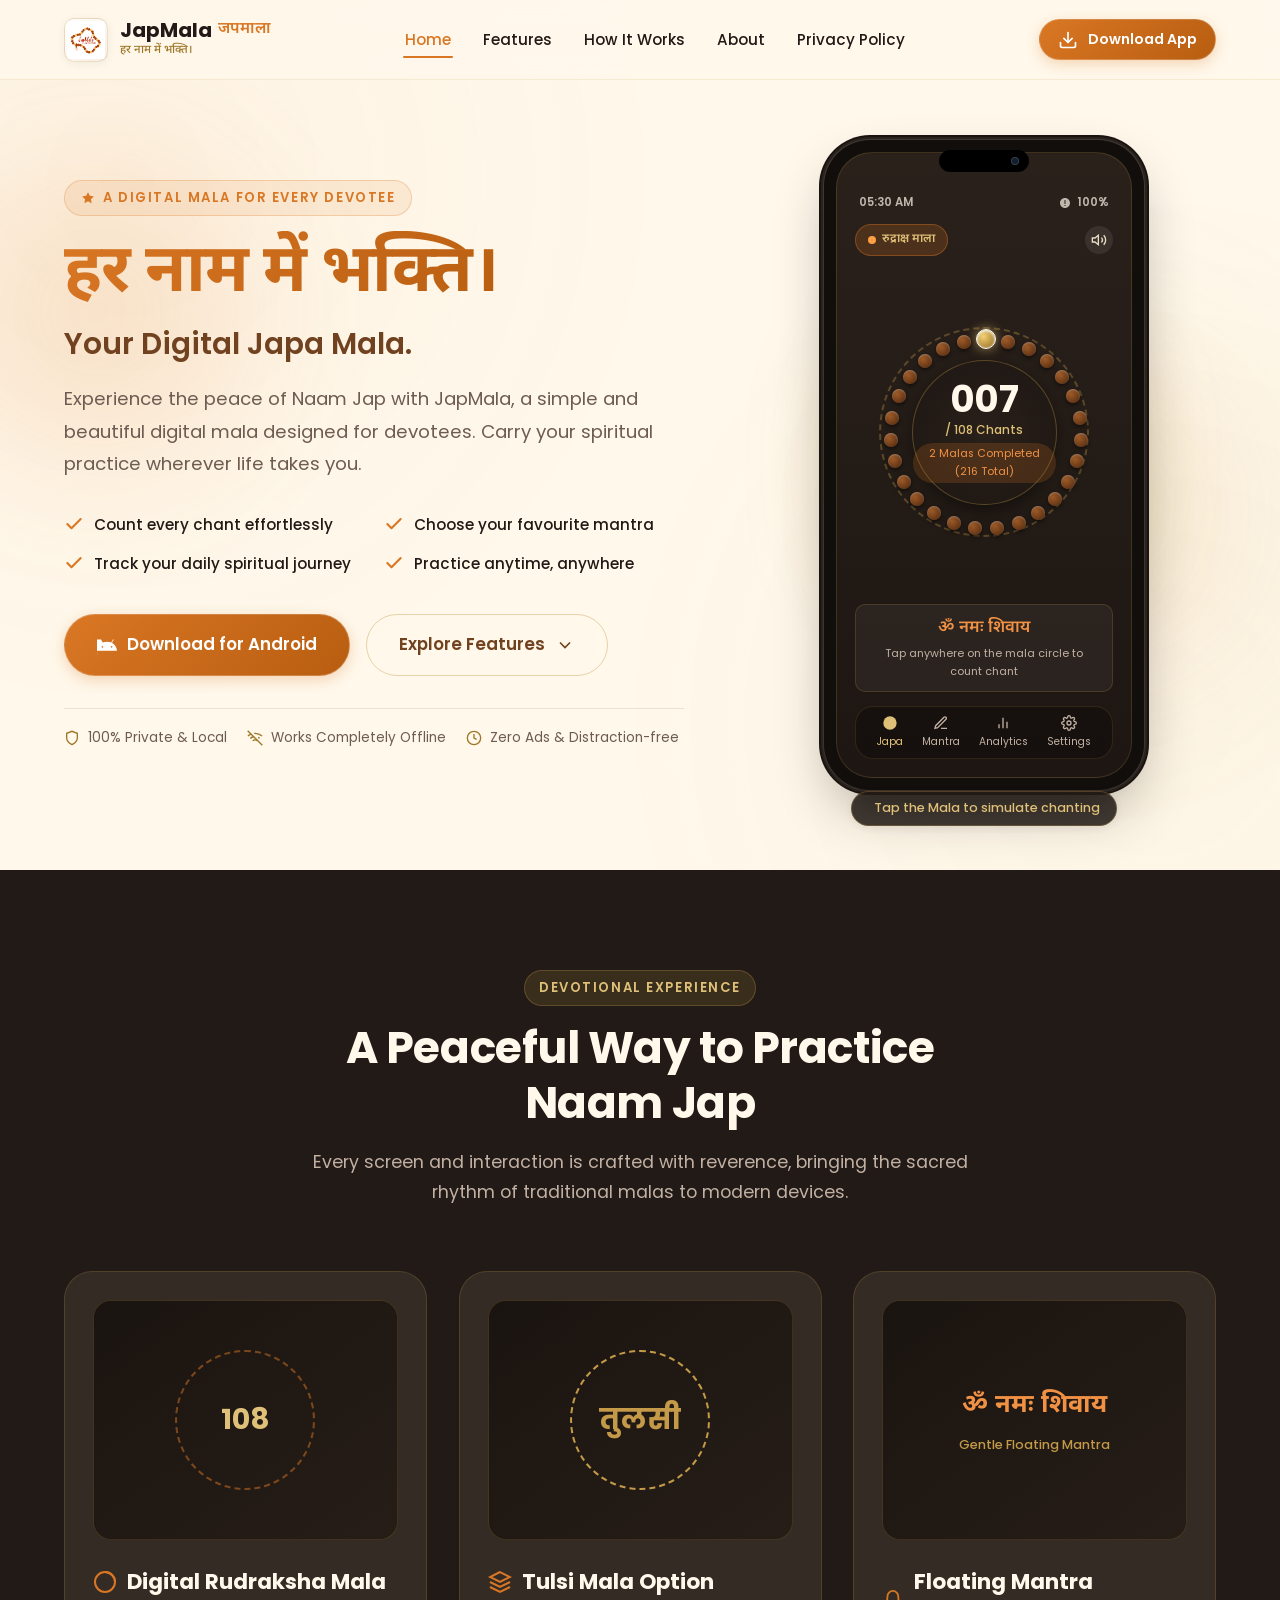
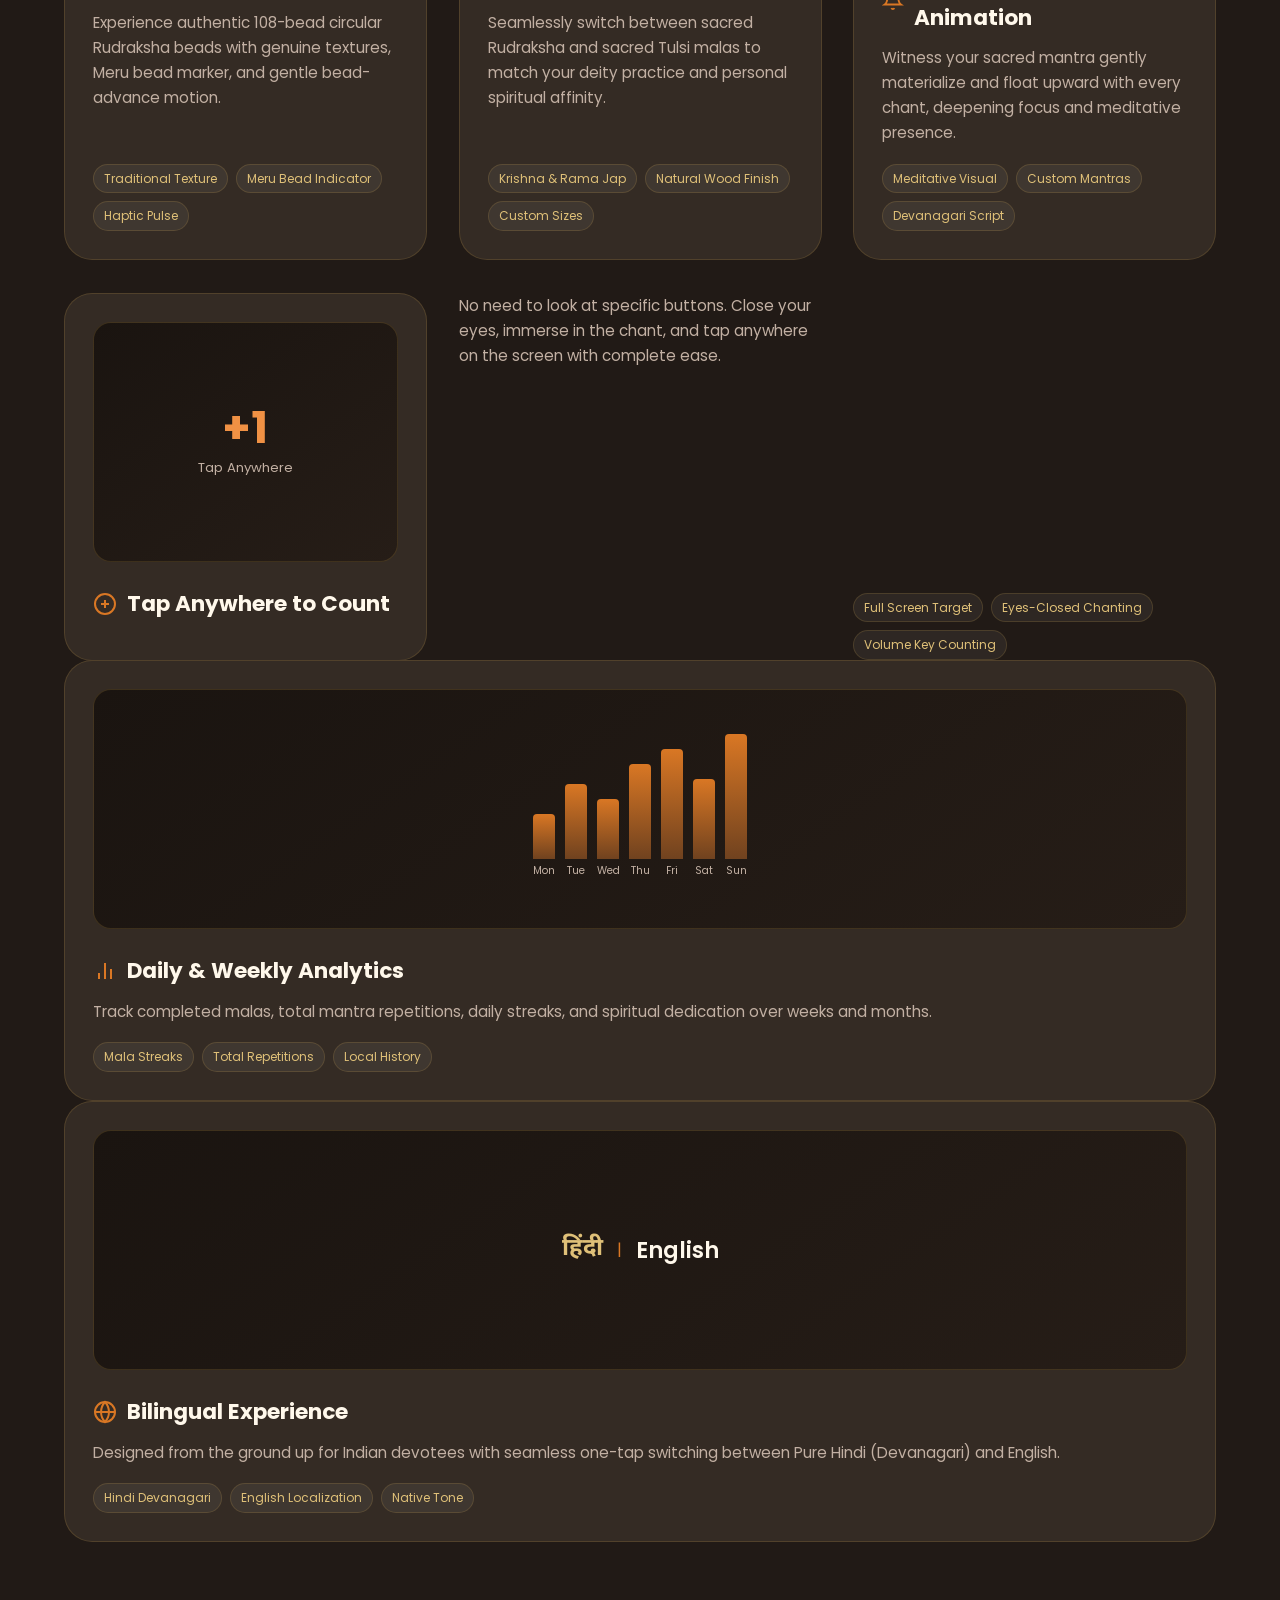
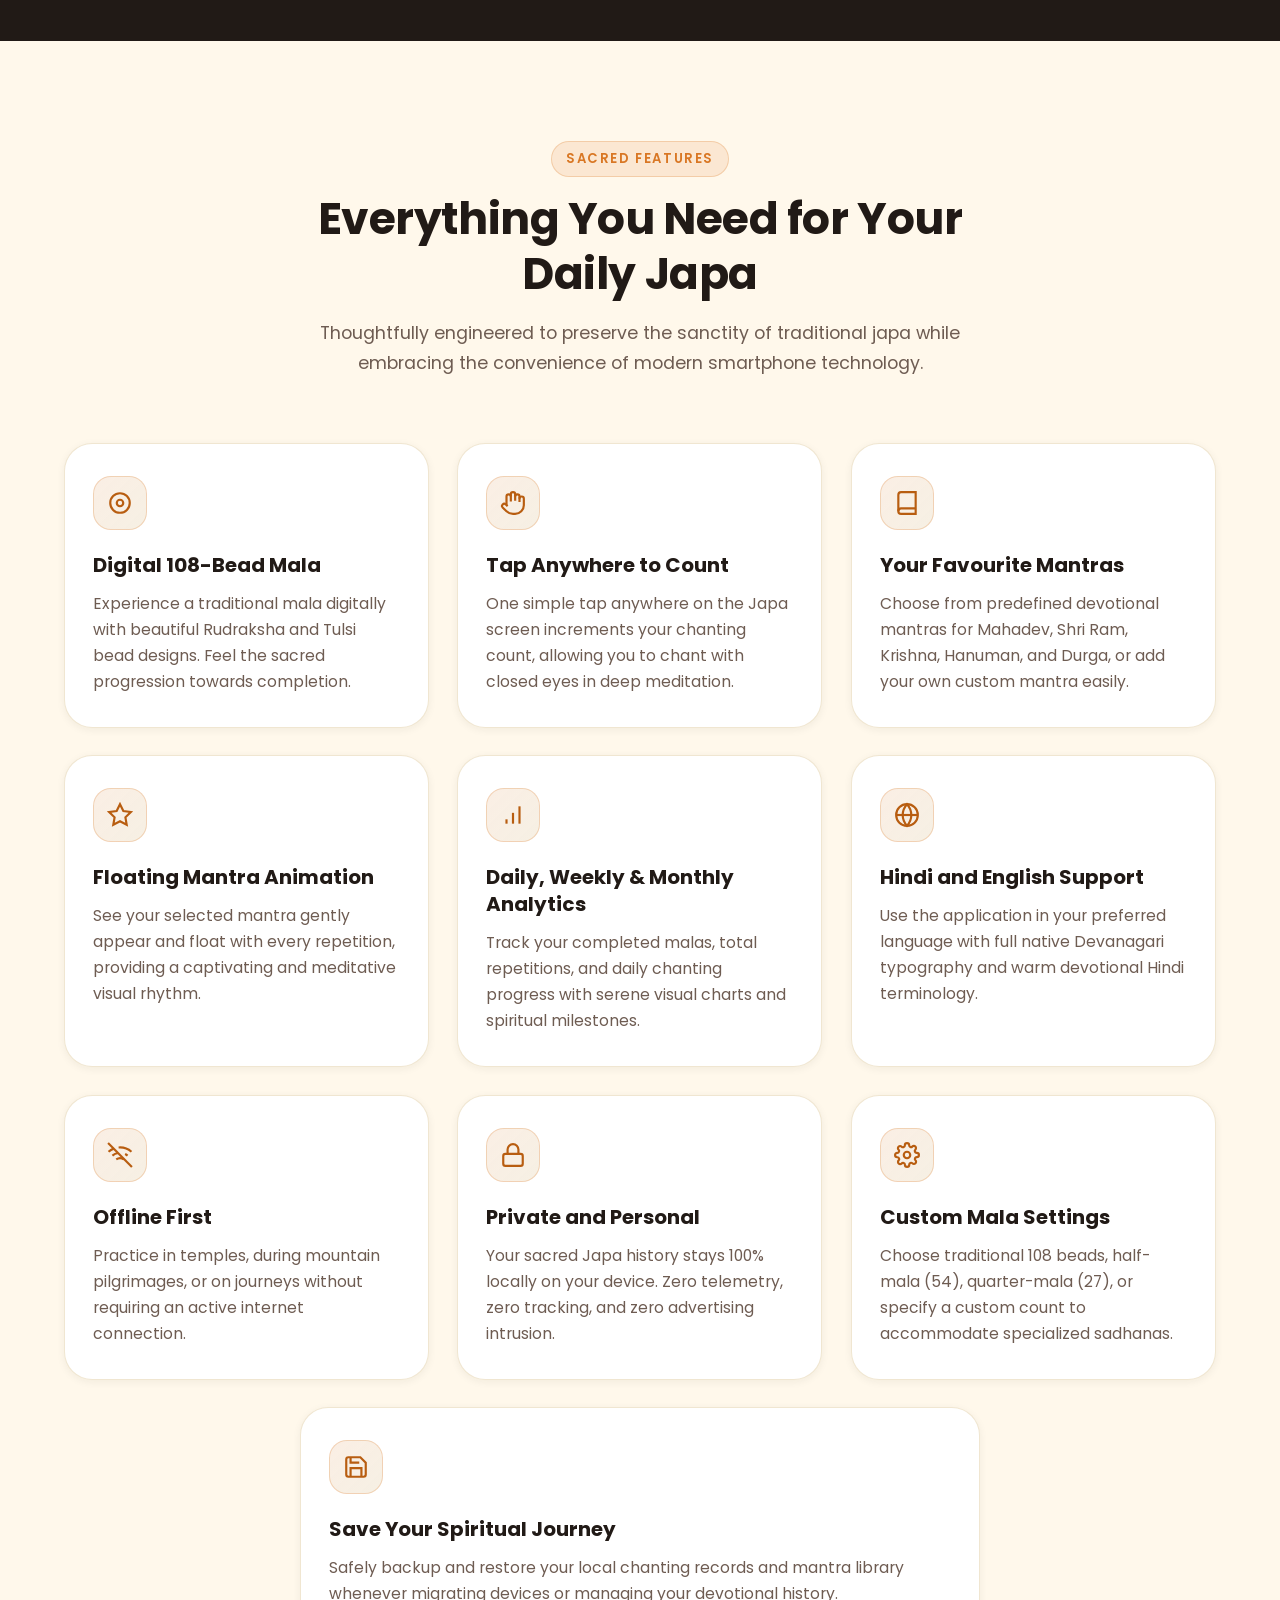
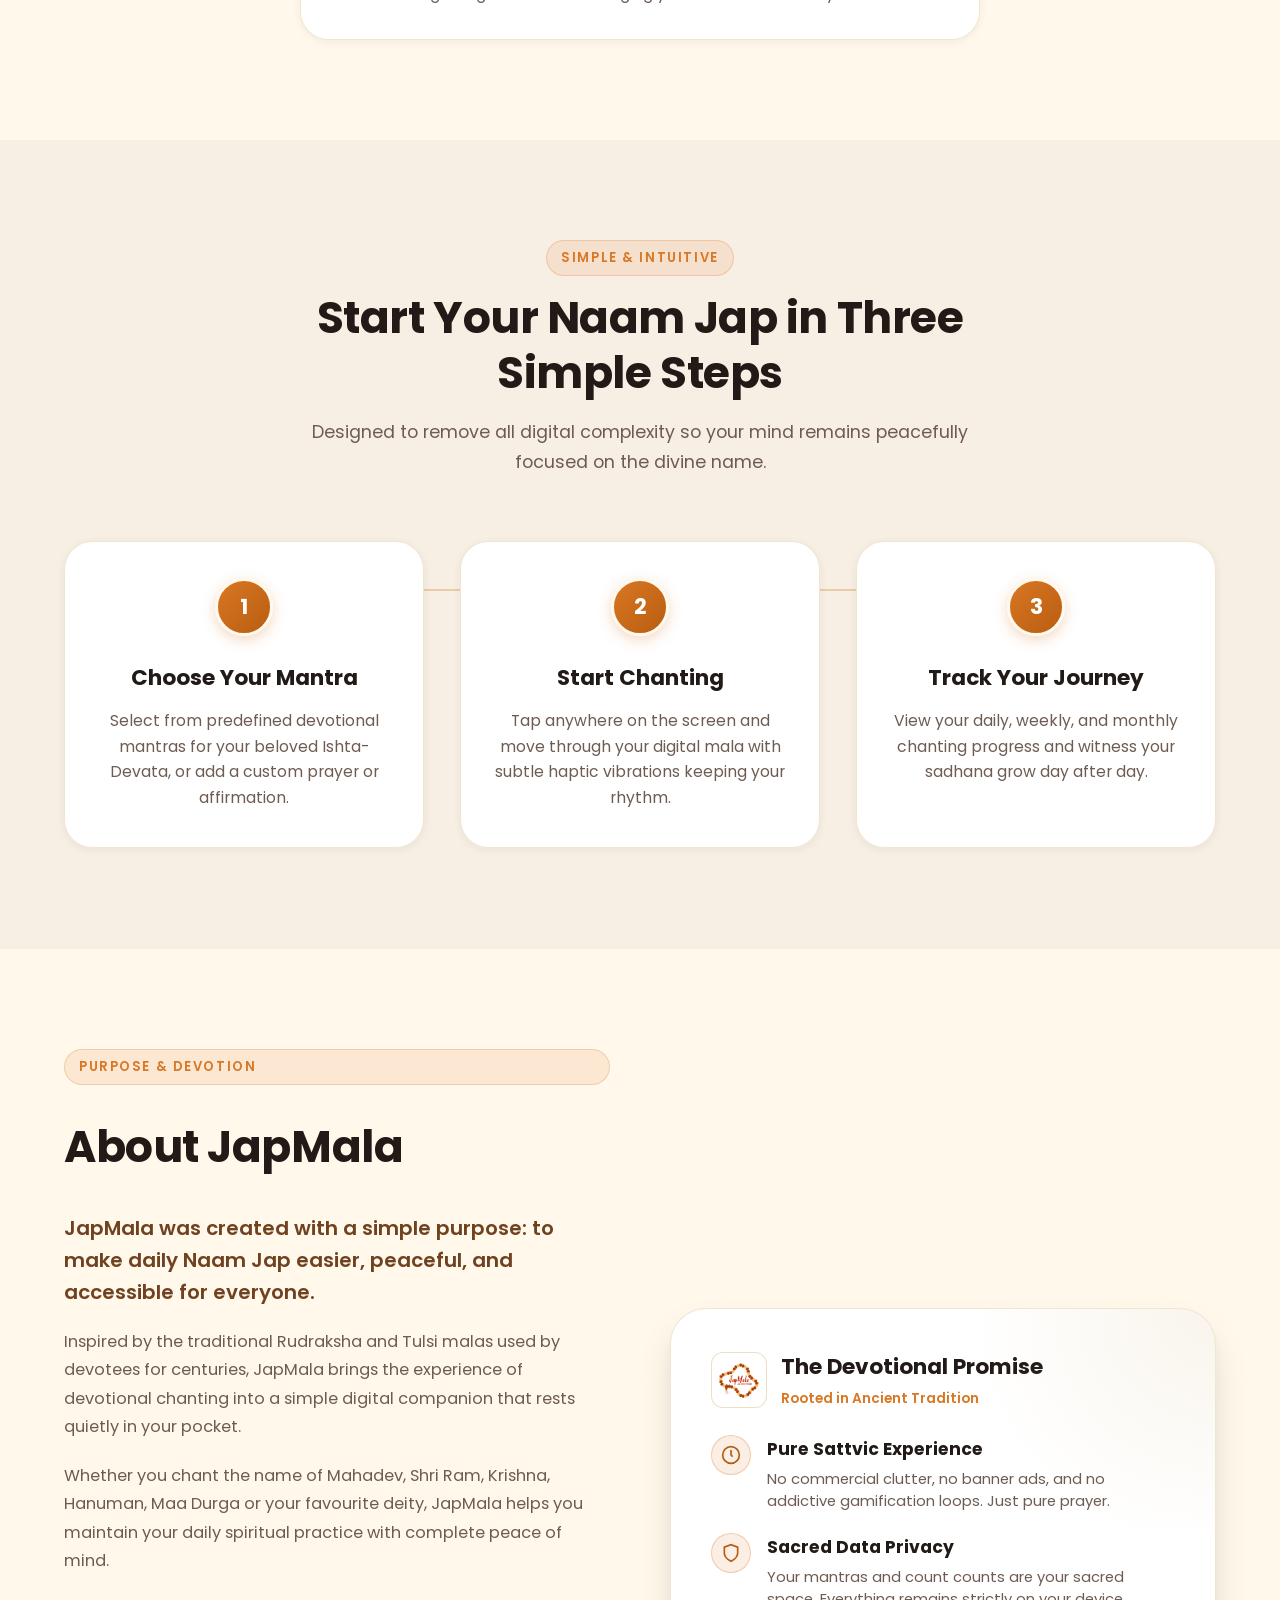
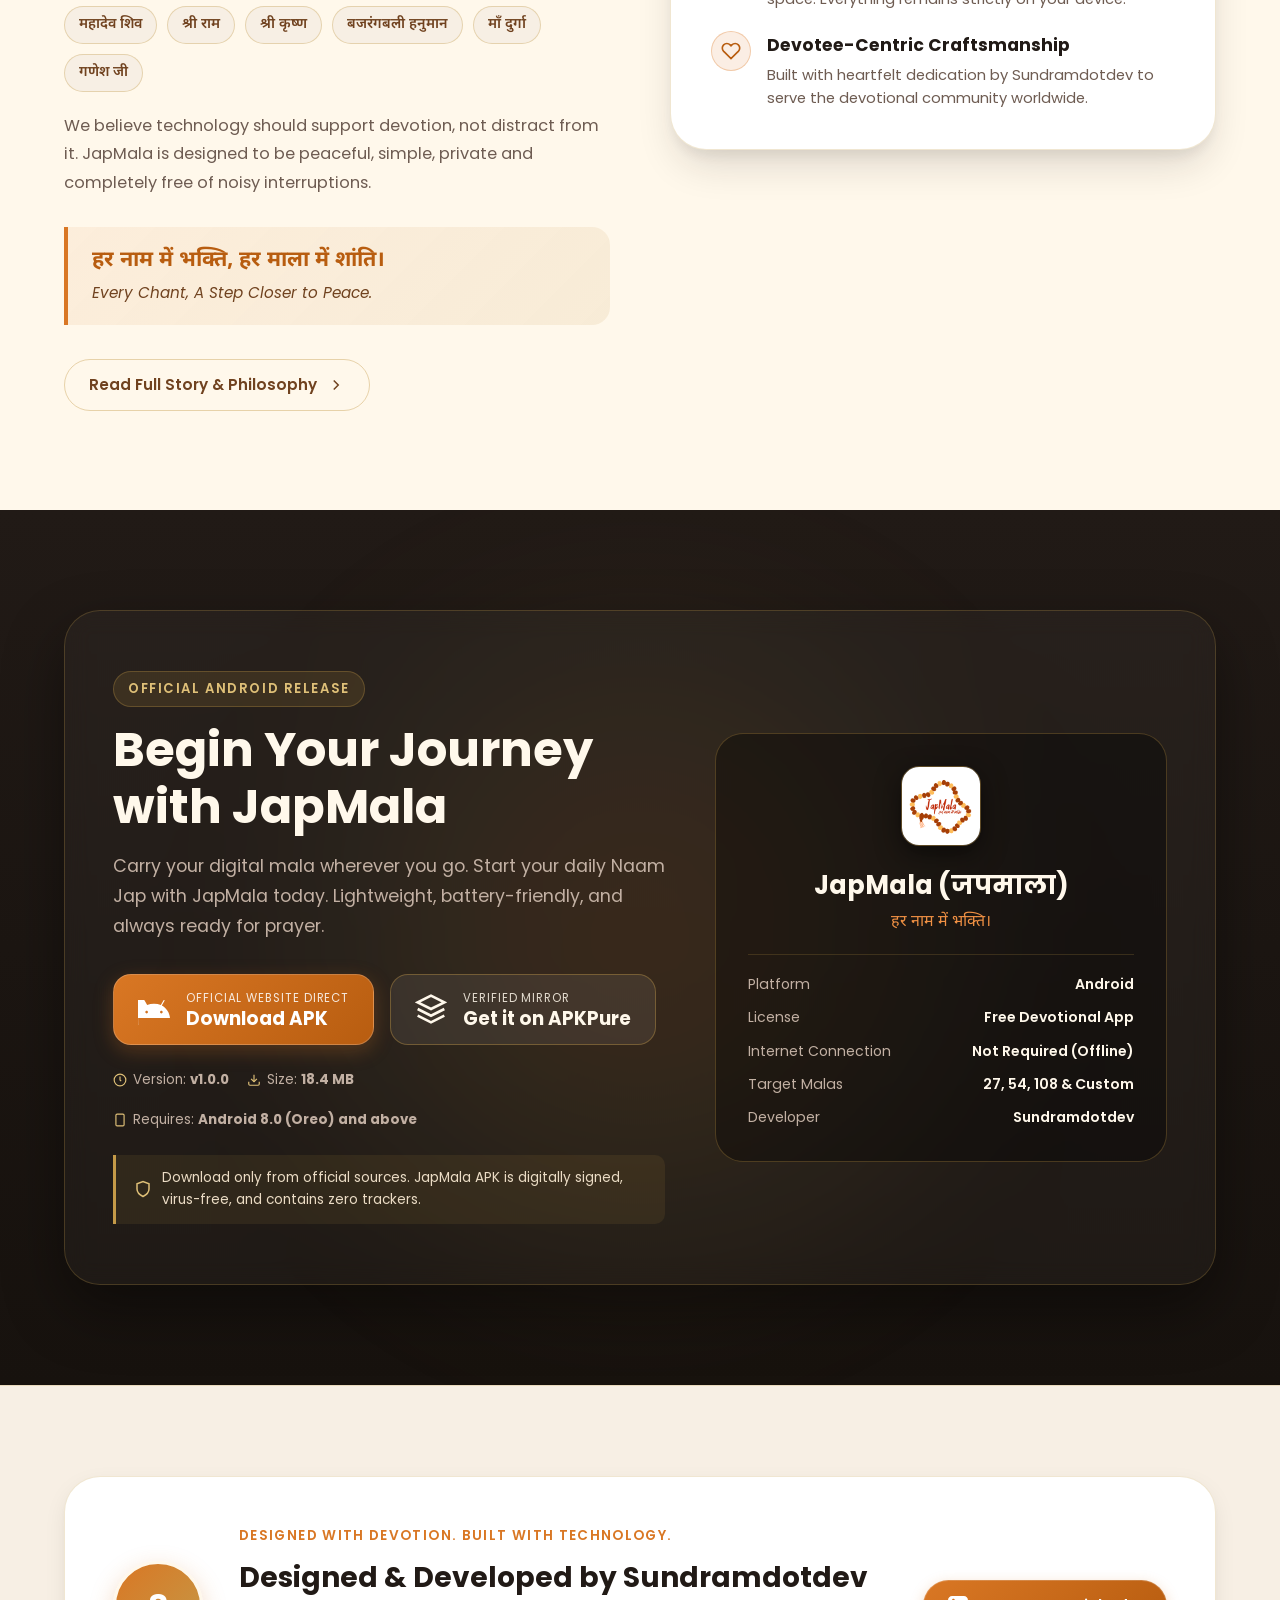
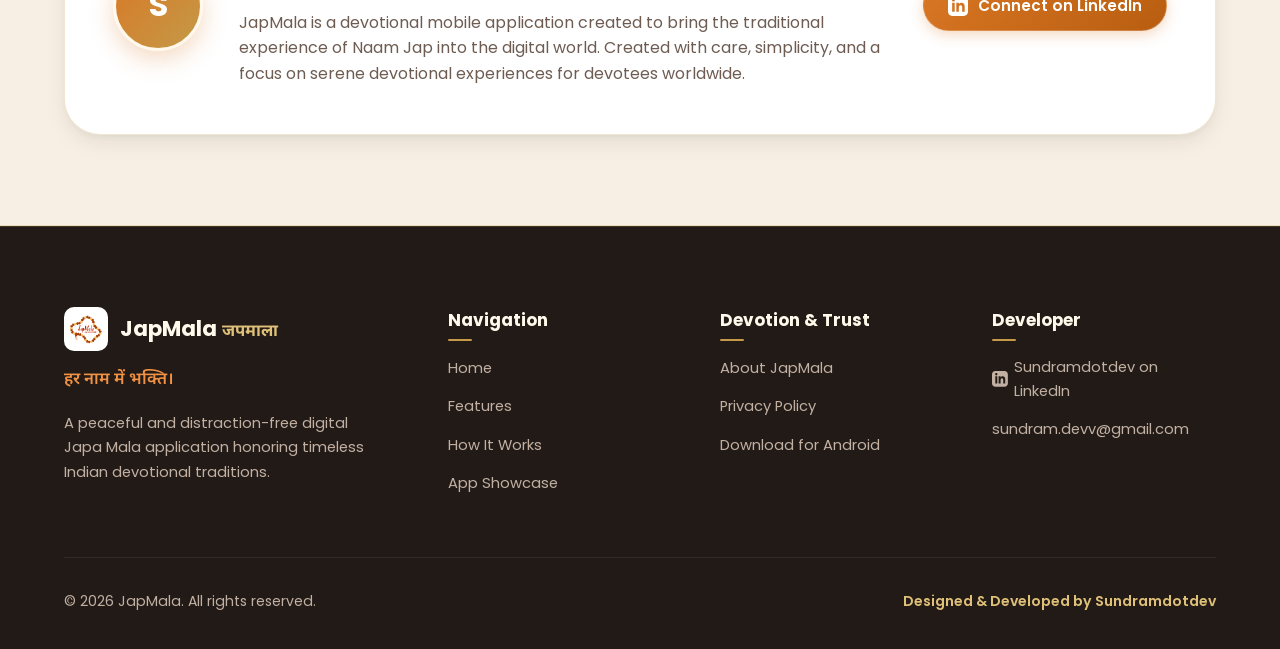
<file: index.html>
<!DOCTYPE html>
<html lang="en">
<head>
  <meta charset="UTF-8">
  <meta name="viewport" content="width=device-width, initial-scale=1.0">
  <title>JapMala (जपमाला) - Your Digital Japa Mala | हर नाम में भक्ति।</title>
  
  <!-- SEO & Meta Tags -->
  <meta name="description" content="Experience the peace of Naam Jap with JapMala, a beautiful digital mala for devotees. Count chants effortlessly with Rudraksha & Tulsi malas, track daily progress, offline & 100% private.">
  <meta name="keywords" content="JapMala, Digital Japa Mala, Naam Jap Counter, Rudraksha Mala App, Hindi Japa Counter, Digital Mala, Offline Japa Counter, Hindu Devotional App, जपमाला, हर नाम में भक्ति">
  <meta name="author" content="Sundramdotdev">
  <meta name="theme-color" content="#D97724">
  <link rel="canonical" href="https://sundramdotdev.github.io/JapMala-PS/">

  <!-- Open Graph / Facebook -->
  <meta property="og:type" content="website">
  <meta property="og:url" content="https://sundramdotdev.github.io/JapMala-PS/">
  <meta property="og:title" content="JapMala (जपमाला) - हर नाम में भक्ति।">
  <meta property="og:description" content="A peaceful digital mala for every devotee. Traditional Rudraksha beads, 108 chanting counter, offline and private.">
  <meta property="og:image" content="https://sundramdotdev.github.io/JapMala-PS/assets/JapMalalogo.png">

  <!-- Twitter Card -->
  <meta name="twitter:card" content="summary_large_image">
  <meta name="twitter:title" content="JapMala (जपमाला) - Digital Japa Mala">
  <meta name="twitter:description" content="Every Chant, A Step Closer to Peace. Beautiful digital mala with Rudraksha & Tulsi bead counters.">
  <meta name="twitter:image" content="https://sundramdotdev.github.io/JapMala-PS/assets/JapMalalogo.png">

  <!-- Favicon -->
  <link rel="icon" type="image/png" href="assets/JapMalalogo.png">
  <link rel="apple-touch-icon" href="assets/JapMalalogo.png">

  <!-- Google Fonts: Poppins, Noto Sans Devanagari, Playfair Display -->
  <link rel="preconnect" href="https://fonts.googleapis.com">
  <link rel="preconnect" href="https://fonts.gstatic.com" crossorigin>
  <link href="https://fonts.googleapis.com/css2?family=Noto+Sans+Devanagari:wght@400;500;600;700&family=Playfair+Display:ital,wght@0,600;0,700;1,600&family=Poppins:wght@300;400;500;600;700&display=swap" rel="stylesheet">

  <!-- Stylesheets -->
  <link rel="stylesheet" href="css/style.css">
</head>
<body>

  <!-- ==================== HEADER & NAVBAR ==================== -->
  <header class="navbar" role="banner">
    <div class="container navbar-container">
      <a href="index.html" class="brand" aria-label="JapMala Home">
        <div class="brand-logo-wrap">
          <img src="assets/JapMalalogo.png" alt="JapMala Logo" class="brand-logo" width="44" height="44">
        </div>
        <div class="brand-text">
          <div class="brand-title">
            JapMala <span class="brand-title-hindi">जपमाला</span>
          </div>
          <span class="brand-tagline">हर नाम में भक्ति।</span>
        </div>
      </a>

      <!-- Desktop Nav -->
      <nav class="nav-menu navbar-menu-desktop" role="navigation" aria-label="Main Navigation">
        <a href="#home" class="nav-link active">Home</a>
        <a href="#features" class="nav-link">Features</a>
        <a href="#how-it-works" class="nav-link">How It Works</a>
        <a href="about.html" class="nav-link">About</a>
        <a href="privacy-policy.html" class="nav-link">Privacy Policy</a>
      </nav>

      <!-- Nav CTA & Mobile Hamburger -->
      <div class="nav-actions">
        <a href="#download" class="btn btn-primary btn-sm navbar-menu-desktop">
          <svg class="btn-icon" viewBox="0 0 24 24" fill="none" stroke="currentColor" stroke-width="2" stroke-linecap="round" stroke-linejoin="round">
            <path d="M21 15v4a2 2 0 0 1-2 2H5a2 2 0 0 1-2-2v-4"></path>
            <polyline points="7 10 12 15 17 10"></polyline>
            <line x1="12" y1="15" x2="12" y2="3"></line>
          </svg>
          <span>Download App</span>
        </a>

        <button class="hamburger" aria-label="Toggle navigation menu" aria-expanded="false">
          <span class="hamburger-line"></span>
          <span class="hamburger-line"></span>
          <span class="hamburger-line"></span>
        </button>
      </div>
    </div>
  </header>

  <!-- Mobile Navigation Drawer -->
  <div class="mobile-nav" role="dialog" aria-modal="true" aria-label="Mobile Navigation">
    <div class="mobile-nav-panel">
      <div class="mobile-nav-links">
        <a href="#home" class="mobile-nav-link active">
          <span>Home</span>
          <svg width="18" height="18" viewBox="0 0 24 24" fill="none" stroke="currentColor" stroke-width="2"><polyline points="9 18 15 12 9 6"></polyline></svg>
        </a>
        <a href="#features" class="mobile-nav-link">
          <span>Features</span>
          <svg width="18" height="18" viewBox="0 0 24 24" fill="none" stroke="currentColor" stroke-width="2"><polyline points="9 18 15 12 9 6"></polyline></svg>
        </a>
        <a href="#how-it-works" class="mobile-nav-link">
          <span>How It Works</span>
          <svg width="18" height="18" viewBox="0 0 24 24" fill="none" stroke="currentColor" stroke-width="2"><polyline points="9 18 15 12 9 6"></polyline></svg>
        </a>
        <a href="about.html" class="mobile-nav-link">
          <span>About JapMala</span>
          <svg width="18" height="18" viewBox="0 0 24 24" fill="none" stroke="currentColor" stroke-width="2"><polyline points="9 18 15 12 9 6"></polyline></svg>
        </a>
        <a href="privacy-policy.html" class="mobile-nav-link">
          <span>Privacy Policy</span>
          <svg width="18" height="18" viewBox="0 0 24 24" fill="none" stroke="currentColor" stroke-width="2"><polyline points="9 18 15 12 9 6"></polyline></svg>
        </a>
      </div>

      <div class="mobile-nav-footer">
        <a href="#download" class="btn btn-primary btn-lg mobile-nav-close">
          <svg class="btn-icon" viewBox="0 0 24 24" fill="none" stroke="currentColor" stroke-width="2">
            <path d="M21 15v4a2 2 0 0 1-2 2H5a2 2 0 0 1-2-2v-4"></path>
            <polyline points="7 10 12 15 17 10"></polyline>
            <line x1="12" y1="15" x2="12" y2="3"></line>
          </svg>
          <span>Download for Android</span>
        </a>
        <p style="text-align: center; font-size: 0.8rem; color: var(--color-text-muted);">
          Designed & Developed by Sundramdotdev
        </p>
      </div>
    </div>
  </div>

  <main id="main-content">
    <!-- ==================== HERO SECTION ==================== -->
    <section id="home" class="hero" aria-label="Introduction to JapMala">
      <div class="hero-glow-1"></div>
      <div class="hero-glow-2"></div>

      <div class="container hero-layout">
        <!-- Hero Left Column -->
        <div class="hero-content reveal">
          <div class="hero-eyebrow">
            <svg width="14" height="14" viewBox="0 0 24 24" fill="currentColor">
              <polygon points="12 2 15.09 8.26 22 9.27 17 14.14 18.18 21.02 12 17.77 5.82 21.02 7 14.14 2 9.27 8.91 8.26 12 2"></polygon>
            </svg>
            <span>A DIGITAL MALA FOR EVERY DEVOTEE</span>
          </div>

          <h1 class="hero-title">
            <span class="hero-title-highlight">हर नाम में भक्ति।</span>
          </h1>

          <div class="hero-subtitle">
            Your Digital Japa Mala.
          </div>

          <p class="hero-description">
            Experience the peace of Naam Jap with JapMala, a simple and beautiful digital mala designed for devotees. Carry your spiritual practice wherever life takes you.
          </p>

          <!-- Supporting Value Points -->
          <div class="hero-points">
            <div class="hero-point-item">
              <svg class="hero-point-icon" viewBox="0 0 24 24" fill="none" stroke="currentColor" stroke-width="2.5" stroke-linecap="round" stroke-linejoin="round">
                <polyline points="20 6 9 17 4 12"></polyline>
              </svg>
              <span>Count every chant effortlessly</span>
            </div>

            <div class="hero-point-item">
              <svg class="hero-point-icon" viewBox="0 0 24 24" fill="none" stroke="currentColor" stroke-width="2.5" stroke-linecap="round" stroke-linejoin="round">
                <polyline points="20 6 9 17 4 12"></polyline>
              </svg>
              <span>Choose your favourite mantra</span>
            </div>

            <div class="hero-point-item">
              <svg class="hero-point-icon" viewBox="0 0 24 24" fill="none" stroke="currentColor" stroke-width="2.5" stroke-linecap="round" stroke-linejoin="round">
                <polyline points="20 6 9 17 4 12"></polyline>
              </svg>
              <span>Track your daily spiritual journey</span>
            </div>

            <div class="hero-point-item">
              <svg class="hero-point-icon" viewBox="0 0 24 24" fill="none" stroke="currentColor" stroke-width="2.5" stroke-linecap="round" stroke-linejoin="round">
                <polyline points="20 6 9 17 4 12"></polyline>
              </svg>
              <span>Practice anytime, anywhere</span>
            </div>
          </div>

          <!-- CTA Buttons -->
          <div class="hero-cta-group">
            <a href="#download" class="btn btn-primary btn-lg">
              <svg class="btn-icon" viewBox="0 0 24 24" fill="currentColor">
                <path d="M17.523 15.3414c-.5511 0-.9993-.4486-.9993-.9997s.4482-.9993.9993-.9993c.551 0 .9996.4482.9996.9993 0 .5511-.4486.9997-.9996.9997m-11.046 0c-.5511 0-.9993-.4486-.9993-.9997s.4482-.9993.9993-.9993c.5511 0 .9997.4482.9997.9993 0 .5511-.4486.9997-.9997.9997m11.4045-6.02l1.9973-3.4592a.416.416 0 00-.1521-.5676.416.416 0 00-.5676.1521l-2.0223 3.503C15.5902 8.411 13.8532 8.082 12 8.082s-3.5902.329-5.1368.8677L4.8409 5.4467a.4161.4161 0 00-.5677-.1521.4157.4157 0 00-.152 5676l1.9972 3.4592C2.6889 11.1867.3432 14.6589 0 18.761h24c-.3432-4.1021-2.6889-7.5743-6.1185-9.4396"/>
              </svg>
              <span>Download for Android</span>
            </a>

            <a href="#features" class="btn btn-secondary btn-lg">
              <span>Explore Features</span>
              <svg class="btn-icon" viewBox="0 0 24 24" fill="none" stroke="currentColor" stroke-width="2">
                <polyline points="6 9 12 15 18 9"></polyline>
              </svg>
            </a>
          </div>

          <!-- Trust Badges Strip -->
          <div class="hero-badges-strip">
            <div class="hero-badge-tag">
              <svg viewBox="0 0 24 24" fill="none" stroke="currentColor" stroke-width="2"><path d="M12 22s8-4 8-10V5l-8-3-8 3v7c0 6 8 10 8 10z"></path></svg>
              <span>100% Private & Local</span>
            </div>
            <div class="hero-badge-tag">
              <svg viewBox="0 0 24 24" fill="none" stroke="currentColor" stroke-width="2"><path d="M1 1l22 22"></path><path d="M16.72 11.06A10.94 10.94 0 0 1 19 12.55"></path><path d="M5 12.55a10.94 10.94 0 0 1 5.17-2.39"></path><path d="M10.71 5.05A16 16 0 0 1 22.58 9"></path><path d="M1.42 9a15.91 15.91 0 0 1 4.7-2.88"></path><path d="M8.53 16.11a6 6 0 0 1 6.95 0"></path><line x1="12" y1="20" x2="12.01" y2="20"></line></svg>
              <span>Works Completely Offline</span>
            </div>
            <div class="hero-badge-tag">
              <svg viewBox="0 0 24 24" fill="none" stroke="currentColor" stroke-width="2"><circle cx="12" cy="12" r="10"></circle><polyline points="12 6 12 12 16 14"></polyline></svg>
              <span>Zero Ads & Distraction-free</span>
            </div>
          </div>
        </div>

        <!-- Hero Right Column: Realistic Devotional Smartphone Mockup -->
        <div class="phone-mockup-wrapper reveal reveal-delay-2">
          <div class="phone-mockup-glow"></div>

          <div class="phone-frame" aria-label="Interactive JapMala App Preview">
            <div class="phone-notch">
              <div class="phone-camera"></div>
            </div>

            <div class="phone-screen">
              <!-- Interactive App UI inside Mockup -->
              <div class="app-ui">
                <!-- Status bar -->
                <div class="app-ui-status-bar">
                  <span>05:30 AM</span>
                  <div style="display:flex; gap: 6px; align-items:center;">
                    <svg width="12" height="12" viewBox="0 0 24 24" fill="currentColor"><path d="M12 2C6.48 2 2 6.48 2 12s4.48 10 10 10 10-4.48 10-10S17.52 2 12 2zm-1 14h2v2h-2zm0-10h2v8h-2z"/></svg>
                    <span>100%</span>
                  </div>
                </div>

                <!-- App Header -->
                <div class="app-ui-header">
                  <div class="app-ui-deity-pill">
                    <span style="display:inline-block; width:8px; height:8px; border-radius:50%; background:#FF9F43;"></span>
                    <span>रुद्राक्ष माला</span>
                  </div>
                  <div class="app-ui-settings-icon" title="Sound and Haptics Active">
                    <svg width="16" height="16" viewBox="0 0 24 24" fill="none" stroke="currentColor" stroke-width="2"><path d="M11 5L6 9H2v6h4l5 4V5z"></path><path d="M19.07 4.93a10 10 0 0 1 0 14.14M15.54 8.46a5 5 0 0 1 0 7.07"></path></svg>
                  </div>
                </div>

                <!-- Interactive Mala Bead Area -->
                <div class="app-ui-mala-container interactive-mala-area" title="Tap to chant">
                  <div class="app-ui-mala-circle">
                    <!-- Circular bead ring populated via JS -->
                    <div class="mala-bead-ring"></div>

                    <!-- Inner Counter Disc -->
                    <div class="app-ui-counter-box">
                      <div class="app-ui-count-num">007</div>
                      <div class="app-ui-count-target">/ 108 Chants</div>
                      <div class="app-ui-mala-badge">2 Malas Completed (216 Total)</div>
                    </div>
                  </div>
                </div>

                <!-- Active Mantra Card -->
                <div class="app-ui-mantra-card">
                  <div class="app-ui-mantra-hindi">ॐ नमः शिवाय</div>
                  <div class="app-ui-mantra-meaning">Tap anywhere on the mala circle to count chant</div>
                </div>

                <!-- App Navigation Bar -->
                <div class="app-ui-bottom-bar">
                  <div class="app-ui-bar-item active">
                    <svg viewBox="0 0 24 24" fill="currentColor"><circle cx="12" cy="12" r="10"></circle></svg>
                    <span>Japa</span>
                  </div>
                  <div class="app-ui-bar-item">
                    <svg viewBox="0 0 24 24" fill="none" stroke="currentColor" stroke-width="2"><path d="M12 20h9"></path><path d="M16.5 3.5a2.121 2.121 0 0 1 3 3L7 19l-4 1 1-4L16.5 3.5z"></path></svg>
                    <span>Mantra</span>
                  </div>
                  <div class="app-ui-bar-item">
                    <svg viewBox="0 0 24 24" fill="none" stroke="currentColor" stroke-width="2"><line x1="18" y1="20" x2="18" y2="10"></line><line x1="12" y1="20" x2="12" y2="4"></line><line x1="6" y1="20" x2="6" y2="14"></line></svg>
                    <span>Analytics</span>
                  </div>
                  <div class="app-ui-bar-item">
                    <svg viewBox="0 0 24 24" fill="none" stroke="currentColor" stroke-width="2"><circle cx="12" cy="12" r="3"></circle><path d="M19.4 15a1.65 1.65 0 0 0 .33 1.82l.06.06a2 2 0 0 1 0 2.83 2 2 0 0 1-2.83 0l-.06-.06a1.65 1.65 0 0 0-1.82-.33 1.65 1.65 0 0 0-1 1.51V21a2 2 0 0 1-2 2 2 2 0 0 1-2-2v-.09A1.65 1.65 0 0 0 9 19.4a1.65 1.65 0 0 0-1.82.33l-.06.06a2 2 0 0 1-2.83 0 2 2 0 0 1 0-2.83l.06-.06a1.65 1.65 0 0 0 .33-1.82 1.65 1.65 0 0 0-1.51-1H3a2 2 0 0 1-2-2 2 2 0 0 1 2-2h.09A1.65 1.65 0 0 0 4.6 9a1.65 1.65 0 0 0-.33-1.82l-.06-.06a2 2 0 0 1 0-2.83 2 2 0 0 1 2.83 0l.06.06a1.65 1.65 0 0 0 1.82.33H9a1.65 1.65 0 0 0 1-1.51V3a2 2 0 0 1 2-2 2 2 0 0 1 2 2v.09a1.65 1.65 0 0 0 1 1.51 1.65 1.65 0 0 0 1.82-.33l.06-.06a2 2 0 0 1 2.83 0 2 2 0 0 1 0 2.83l-.06.06a1.65 1.65 0 0 0-.33 1.82V9a1.65 1.65 0 0 0 1.51 1H21a2 2 0 0 1 2 2 2 2 0 0 1-2 2h-.09a1.65 1.65 0 0 0-1.51 1z"></path></svg>
                    <span>Settings</span>
                  </div>
                </div>
              </div>
            </div>

            <!-- Tap hint callout -->
            <div class="mockup-tap-hint">
              <svg viewBox="0 0 24 24" fill="none" stroke="currentColor" stroke-width="2">
                <circle cx="12" cy="12" r="10"></circle>
                <line x1="12" y1="8" x2="12" y2="12"></line>
                <line x1="12" y1="16" x2="12.01" y2="16"></line>
              </svg>
              <span>Tap the Mala to simulate chanting</span>
            </div>
          </div>
        </div>
      </div>
    </section>

    <!-- ==================== APP SHOWCASE SECTION ==================== -->
    <section id="showcase" class="section section-dark" aria-label="Application Showcase">
      <div class="container">
        <div class="section-header reveal">
          <div class="section-eyebrow">DEVOTIONAL EXPERIENCE</div>
          <h2 class="section-title">A Peaceful Way to Practice Naam Jap</h2>
          <p class="section-subtitle">
            Every screen and interaction is crafted with reverence, bringing the sacred rhythm of traditional malas to modern devices.
          </p>
        </div>

        <div class="showcase-grid">
          <!-- Showcase 1: Rudraksha Mala -->
          <div class="showcase-card reveal reveal-delay-1">
            <div class="showcase-preview-frame">
              <div class="preview-mala-visual">
                <div class="preview-counter-text">108</div>
              </div>
            </div>
            <h3 class="showcase-card-title">
              <svg class="showcase-card-title-icon" viewBox="0 0 24 24" fill="none" stroke="currentColor" stroke-width="2"><circle cx="12" cy="12" r="10"></circle><path d="M12 2a10 10 0 0 1 10 10"></path></svg>
              <span>Digital Rudraksha Mala</span>
            </h3>
            <p class="showcase-card-desc">
              Experience authentic 108-bead circular Rudraksha beads with genuine textures, Meru bead marker, and gentle bead-advance motion.
            </p>
            <div class="showcase-badge-list">
              <span class="showcase-badge">Traditional Texture</span>
              <span class="showcase-badge">Meru Bead Indicator</span>
              <span class="showcase-badge">Haptic Pulse</span>
            </div>
          </div>

          <!-- Showcase 2: Tulsi Mala Option -->
          <div class="showcase-card reveal reveal-delay-2">
            <div class="showcase-preview-frame">
              <div class="preview-mala-visual" style="border-color: var(--color-gold);">
                <div class="preview-counter-text" style="color: var(--color-gold);">तुलसी</div>
              </div>
            </div>
            <h3 class="showcase-card-title">
              <svg class="showcase-card-title-icon" viewBox="0 0 24 24" fill="none" stroke="currentColor" stroke-width="2"><path d="M12 2L2 7l10 5 10-5-10-5zM2 17l10 5 10-5M2 12l10 5 10-5"></path></svg>
              <span>Tulsi Mala Option</span>
            </h3>
            <p class="showcase-card-desc">
              Seamlessly switch between sacred Rudraksha and sacred Tulsi malas to match your deity practice and personal spiritual affinity.
            </p>
            <div class="showcase-badge-list">
              <span class="showcase-badge">Krishna & Rama Jap</span>
              <span class="showcase-badge">Natural Wood Finish</span>
              <span class="showcase-badge">Custom Sizes</span>
            </div>
          </div>

          <!-- Showcase 3: Floating Mantra Animation -->
          <div class="showcase-card reveal reveal-delay-3">
            <div class="showcase-preview-frame">
              <div style="font-family: var(--font-hindi); font-size: 1.6rem; color: var(--color-saffron-light); text-align: center; font-weight: 700;">
                ॐ नमः शिवाय
                <div style="font-size: 0.8rem; color: var(--color-gold); margin-top: 6px; font-family: var(--font-sans); font-weight: 500;">
                  Gentle Floating Mantra
                </div>
              </div>
            </div>
            <h3 class="showcase-card-title">
              <svg class="showcase-card-title-icon" viewBox="0 0 24 24" fill="none" stroke="currentColor" stroke-width="2"><path d="M18 8A6 6 0 0 0 6 8c0 7-3 9-3 9h18s-3-2-3-9"></path><path d="M13.73 21a2 2 0 0 1-3.46 0"></path></svg>
              <span>Floating Mantra Animation</span>
            </h3>
            <p class="showcase-card-desc">
              Witness your sacred mantra gently materialize and float upward with every chant, deepening focus and meditative presence.
            </p>
            <div class="showcase-badge-list">
              <span class="showcase-badge">Meditative Visual</span>
              <span class="showcase-badge">Custom Mantras</span>
              <span class="showcase-badge">Devanagari Script</span>
            </div>
          </div>

          <!-- Showcase 4: Tap Anywhere to Count -->
          <div class="showcase-card reveal reveal-delay-1">
            <div class="showcase-preview-frame">
              <div style="text-align: center; color: var(--color-ivory);">
                <div style="font-size: 2.8rem; font-weight: 700; color: var(--color-saffron-light); line-height: 1;">+1</div>
                <div style="font-size: 0.82rem; color: var(--color-text-muted-on-dark); margin-top: 6px;">Tap Anywhere</div>
              </div>
            </div>
            <h3 class="showcase-card-title">
              <svg class="showcase-card-title-icon" viewBox="0 0 24 24" fill="none" stroke="currentColor" stroke-width="2"><circle cx="12" cy="12" r="10"></circle><line x1="12" y1="8" x2="12" y2="16"></line><line x1="8" y1="12" x2="16" y2="12"></line></svg>
              <span>Tap Anywhere to Count</span>
            </div>
            <p class="showcase-card-desc">
              No need to look at specific buttons. Close your eyes, immerse in the chant, and tap anywhere on the screen with complete ease.
            </p>
            <div class="showcase-badge-list">
              <span class="showcase-badge">Full Screen Target</span>
              <span class="showcase-badge">Eyes-Closed Chanting</span>
              <span class="showcase-badge">Volume Key Counting</span>
            </div>
          </div>

          <!-- Showcase 5: Analytics Dashboard -->
          <div class="showcase-card reveal reveal-delay-2">
            <div class="showcase-preview-frame">
              <div class="preview-analytics-bars">
                <div class="analytics-bar" style="height: 45px;" data-day="Mon"></div>
                <div class="analytics-bar" style="height: 75px;" data-day="Tue"></div>
                <div class="analytics-bar" style="height: 60px;" data-day="Wed"></div>
                <div class="analytics-bar" style="height: 95px;" data-day="Thu"></div>
                <div class="analytics-bar" style="height: 110px;" data-day="Fri"></div>
                <div class="analytics-bar" style="height: 80px;" data-day="Sat"></div>
                <div class="analytics-bar" style="height: 125px;" data-day="Sun"></div>
              </div>
            </div>
            <h3 class="showcase-card-title">
              <svg class="showcase-card-title-icon" viewBox="0 0 24 24" fill="none" stroke="currentColor" stroke-width="2"><line x1="18" y1="20" x2="18" y2="10"></line><line x1="12" y1="20" x2="12" y2="4"></line><line x1="6" y1="20" x2="6" y2="14"></line></svg>
              <span>Daily & Weekly Analytics</span>
            </h3>
            <p class="showcase-card-desc">
              Track completed malas, total mantra repetitions, daily streaks, and spiritual dedication over weeks and months.
            </p>
            <div class="showcase-badge-list">
              <span class="showcase-badge">Mala Streaks</span>
              <span class="showcase-badge">Total Repetitions</span>
              <span class="showcase-badge">Local History</span>
            </div>
          </div>

          <!-- Showcase 6: Hindi and English Interface -->
          <div class="showcase-card reveal reveal-delay-3">
            <div class="showcase-preview-frame">
              <div style="display: flex; gap: 14px; align-items: center;">
                <span style="font-family: var(--font-hindi); font-size: 1.5rem; font-weight: 700; color: var(--color-gold-light);">हिंदी</span>
                <span style="color: var(--color-saffron);">|</span>
                <span style="font-size: 1.4rem; font-weight: 600; color: var(--color-ivory);">English</span>
              </div>
            </div>
            <h3 class="showcase-card-title">
              <svg class="showcase-card-title-icon" viewBox="0 0 24 24" fill="none" stroke="currentColor" stroke-width="2"><circle cx="12" cy="12" r="10"></circle><line x1="2" y1="12" x2="22" y2="12"></line><path d="M12 2a15.3 15.3 0 0 1 4 10 15.3 15.3 0 0 1-4 10 15.3 15.3 0 0 1-4-10 15.3 15.3 0 0 1 4-10z"></path></svg>
              <span>Bilingual Experience</span>
            </h3>
            <p class="showcase-card-desc">
              Designed from the ground up for Indian devotees with seamless one-tap switching between Pure Hindi (Devanagari) and English.
            </p>
            <div class="showcase-badge-list">
              <span class="showcase-badge">Hindi Devanagari</span>
              <span class="showcase-badge">English Localization</span>
              <span class="showcase-badge">Native Tone</span>
            </div>
          </div>
        </div>
      </div>
    </section>

    <!-- ==================== FEATURES SECTION ==================== -->
    <section id="features" class="section" aria-label="Key Features">
      <div class="container">
        <div class="section-header reveal">
          <div class="section-eyebrow">SACRED FEATURES</div>
          <h2 class="section-title">Everything You Need for Your Daily Japa</h2>
          <p class="section-subtitle">
            Thoughtfully engineered to preserve the sanctity of traditional japa while embracing the convenience of modern smartphone technology.
          </p>
        </div>

        <div class="features-grid">
          <!-- Feature 1 -->
          <div class="feature-card reveal reveal-delay-1">
            <div class="feature-icon-wrapper">
              <svg viewBox="0 0 24 24" fill="none" stroke="currentColor" stroke-width="2"><circle cx="12" cy="12" r="9"></circle><circle cx="12" cy="12" r="3"></circle></svg>
            </div>
            <h3 class="feature-title">Digital 108-Bead Mala</h3>
            <p class="feature-desc">
              Experience a traditional mala digitally with beautiful Rudraksha and Tulsi bead designs. Feel the sacred progression towards completion.
            </p>
          </div>

          <!-- Feature 2 -->
          <div class="feature-card reveal reveal-delay-2">
            <div class="feature-icon-wrapper">
              <svg viewBox="0 0 24 24" fill="none" stroke="currentColor" stroke-width="2"><path d="M18 11V6a2 2 0 0 0-2-2v0a2 2 0 0 0-2 2v0"></path><path d="M14 10V4a2 2 0 0 0-2-2v0a2 2 0 0 0-2 2v2"></path><path d="M10 10.5V6a2 2 0 0 0-2-2v0a2 2 0 0 0-2 2v8"></path><path d="M18 8a2 2 0 1 1 4 0v6a8 8 0 0 1-8 8h-2c-2.8 0-4.5-.86-5.99-2.34l-3.6-3.6a2 2 0 0 1 2.83-2.82L7 15"></path></svg>
            </div>
            <h3 class="feature-title">Tap Anywhere to Count</h3>
            <p class="feature-desc">
              One simple tap anywhere on the Japa screen increments your chanting count, allowing you to chant with closed eyes in deep meditation.
            </p>
          </div>

          <!-- Feature 3 -->
          <div class="feature-card reveal reveal-delay-3">
            <div class="feature-icon-wrapper">
              <svg viewBox="0 0 24 24" fill="none" stroke="currentColor" stroke-width="2"><path d="M4 19.5A2.5 2.5 0 0 1 6.5 17H20"></path><path d="M6.5 2H20v20H6.5A2.5 2.5 0 0 1 4 19.5v-15A2.5 2.5 0 0 1 6.5 2z"></path></svg>
            </div>
            <h3 class="feature-title">Your Favourite Mantras</h3>
            <p class="feature-desc">
              Choose from predefined devotional mantras for Mahadev, Shri Ram, Krishna, Hanuman, and Durga, or add your own custom mantra easily.
            </p>
          </div>

          <!-- Feature 4 -->
          <div class="feature-card reveal reveal-delay-1">
            <div class="feature-icon-wrapper">
              <svg viewBox="0 0 24 24" fill="none" stroke="currentColor" stroke-width="2"><polygon points="12 2 15.09 8.26 22 9.27 17 14.14 18.18 21.02 12 17.77 5.82 21.02 7 14.14 2 9.27 8.91 8.26 12 2"></polygon></svg>
            </div>
            <h3 class="feature-title">Floating Mantra Animation</h3>
            <p class="feature-desc">
              See your selected mantra gently appear and float with every repetition, providing a captivating and meditative visual rhythm.
            </p>
          </div>

          <!-- Feature 5 -->
          <div class="feature-card reveal reveal-delay-2">
            <div class="feature-icon-wrapper">
              <svg viewBox="0 0 24 24" fill="none" stroke="currentColor" stroke-width="2"><line x1="12" y1="20" x2="12" y2="10"></line><line x1="18" y1="20" x2="18" y2="4"></line><line x1="6" y1="20" x2="6" y2="16"></line></svg>
            </div>
            <h3 class="feature-title">Daily, Weekly & Monthly Analytics</h3>
            <p class="feature-desc">
              Track your completed malas, total repetitions, and daily chanting progress with serene visual charts and spiritual milestones.
            </p>
          </div>

          <!-- Feature 6 -->
          <div class="feature-card reveal reveal-delay-3">
            <div class="feature-icon-wrapper">
              <svg viewBox="0 0 24 24" fill="none" stroke="currentColor" stroke-width="2"><circle cx="12" cy="12" r="10"></circle><line x1="2" y1="12" x2="22" y2="12"></line><path d="M12 2a15.3 15.3 0 0 1 4 10 15.3 15.3 0 0 1-4 10 15.3 15.3 0 0 1-4-10 15.3 15.3 0 0 1 4-10z"></path></svg>
            </div>
            <h3 class="feature-title">Hindi and English Support</h3>
            <p class="feature-desc">
              Use the application in your preferred language with full native Devanagari typography and warm devotional Hindi terminology.
            </p>
          </div>

          <!-- Feature 7 -->
          <div class="feature-card reveal reveal-delay-1">
            <div class="feature-icon-wrapper">
              <svg viewBox="0 0 24 24" fill="none" stroke="currentColor" stroke-width="2"><line x1="1" y1="1" x2="23" y2="23"></line><path d="M16.72 11.06A10.94 10.94 0 0 1 19 12.55"></path><path d="M5 12.55a10.94 10.94 0 0 1 5.17-2.39"></path><path d="M10.71 5.05A16 16 0 0 1 22.58 9"></path><path d="M1.42 9a15.91 15.91 0 0 1 4.7-2.88"></path><path d="M8.53 16.11a6 6 0 0 1 6.95 0"></path><line x1="12" y1="20" x2="12.01" y2="20"></line></svg>
            </div>
            <h3 class="feature-title">Offline First</h3>
            <p class="feature-desc">
              Practice in temples, during mountain pilgrimages, or on journeys without requiring an active internet connection.
            </p>
          </div>

          <!-- Feature 8 -->
          <div class="feature-card reveal reveal-delay-2">
            <div class="feature-icon-wrapper">
              <svg viewBox="0 0 24 24" fill="none" stroke="currentColor" stroke-width="2"><rect x="3" y="11" width="18" height="11" rx="2" ry="2"></rect><path d="M7 11V7a5 5 0 0 1 10 0v4"></path></svg>
            </div>
            <h3 class="feature-title">Private and Personal</h3>
            <p class="feature-desc">
              Your sacred Japa history stays 100% locally on your device. Zero telemetry, zero tracking, and zero advertising intrusion.
            </p>
          </div>

          <!-- Feature 9 -->
          <div class="feature-card reveal reveal-delay-3">
            <div class="feature-icon-wrapper">
              <svg viewBox="0 0 24 24" fill="none" stroke="currentColor" stroke-width="2"><circle cx="12" cy="12" r="3"></circle><path d="M19.4 15a1.65 1.65 0 0 0 .33 1.82l.06.06a2 2 0 0 1 0 2.83 2 2 0 0 1-2.83 0l-.06-.06a1.65 1.65 0 0 0-1.82-.33 1.65 1.65 0 0 0-1 1.51V21a2 2 0 0 1-2 2 2 2 0 0 1-2-2v-.09A1.65 1.65 0 0 0 9 19.4a1.65 1.65 0 0 0-1.82.33l-.06.06a2 2 0 0 1-2.83 0 2 2 0 0 1 0-2.83l.06-.06a1.65 1.65 0 0 0 .33-1.82 1.65 1.65 0 0 0-1.51-1H3a2 2 0 0 1-2-2 2 2 0 0 1 2-2h.09A1.65 1.65 0 0 0 4.6 9a1.65 1.65 0 0 0-.33-1.82l-.06-.06a2 2 0 0 1 0-2.83 2 2 0 0 1 2.83 0l.06.06a1.65 1.65 0 0 0 1.82.33H9a1.65 1.65 0 0 0 1-1.51V3a2 2 0 0 1 2-2 2 2 0 0 1 2 2v.09a1.65 1.65 0 0 0 1 1.51 1.65 1.65 0 0 0 1.82-.33l.06-.06a2 2 0 0 1 2.83 0 2 2 0 0 1 0 2.83l-.06.06a1.65 1.65 0 0 0-.33 1.82V9a1.65 1.65 0 0 0 1.51 1H21a2 2 0 0 1 2 2 2 2 0 0 1-2 2h-.09a1.65 1.65 0 0 0-1.51 1z"></path></svg>
            </div>
            <h3 class="feature-title">Custom Mala Settings</h3>
            <p class="feature-desc">
              Choose traditional 108 beads, half-mala (54), quarter-mala (27), or specify a custom count to accommodate specialized sadhanas.
            </p>
          </div>

          <!-- Feature 10 -->
          <div class="feature-card reveal reveal-delay-2" style="grid-column: 1 / -1; max-width: 680px; margin: 0 auto; width: 100%;">
            <div class="feature-icon-wrapper">
              <svg viewBox="0 0 24 24" fill="none" stroke="currentColor" stroke-width="2"><path d="M19 21H5a2 2 0 0 1-2-2V5a2 2 0 0 1 2-2h11l5 5v11a2 2 0 0 1-2 2z"></path><polyline points="17 21 17 13 7 13 7 21"></polyline><polyline points="7 3 7 8 15 8"></polyline></svg>
            </div>
            <h3 class="feature-title">Save Your Spiritual Journey</h3>
            <p class="feature-desc">
              Safely backup and restore your local chanting records and mantra library whenever migrating devices or managing your devotional history.
            </p>
          </div>
        </div>
      </div>
    </section>

    <!-- ==================== HOW IT WORKS SECTION ==================== -->
    <section id="how-it-works" class="section" style="background-color: var(--color-beige-light);" aria-label="How It Works">
      <div class="container">
        <div class="section-header reveal">
          <div class="section-eyebrow">SIMPLE & INTUITIVE</div>
          <h2 class="section-title">Start Your Naam Jap in Three Simple Steps</h2>
          <p class="section-subtitle">
            Designed to remove all digital complexity so your mind remains peacefully focused on the divine name.
          </p>
        </div>

        <div class="how-it-works-timeline">
          <!-- Step 1 -->
          <div class="step-card reveal reveal-delay-1">
            <div class="step-number-badge">1</div>
            <h3 class="step-title">Choose Your Mantra</h3>
            <p class="step-desc">
              Select from predefined devotional mantras for your beloved Ishta-Devata, or add a custom prayer or affirmation.
            </p>
          </div>

          <!-- Step 2 -->
          <div class="step-card reveal reveal-delay-2">
            <div class="step-number-badge">2</div>
            <h3 class="step-title">Start Chanting</h3>
            <p class="step-desc">
              Tap anywhere on the screen and move through your digital mala with subtle haptic vibrations keeping your rhythm.
            </p>
          </div>

          <!-- Step 3 -->
          <div class="step-card reveal reveal-delay-3">
            <div class="step-number-badge">3</div>
            <h3 class="step-title">Track Your Journey</h3>
            <p class="step-desc">
              View your daily, weekly, and monthly chanting progress and witness your sadhana grow day after day.
            </p>
          </div>
        </div>
      </div>
    </section>

    <!-- ==================== ABOUT JAPMALA SECTION ==================== -->
    <section id="about" class="section" aria-label="About JapMala">
      <div class="container">
        <div class="about-section-layout">
          <!-- Left: Narrative -->
          <div class="about-text-col reveal">
            <div class="section-eyebrow">PURPOSE & DEVOTION</div>
            <h2 class="section-title">About JapMala</h2>

            <p class="about-lead">
              JapMala was created with a simple purpose: to make daily Naam Jap easier, peaceful, and accessible for everyone.
            </p>

            <p class="about-p">
              Inspired by the traditional Rudraksha and Tulsi malas used by devotees for centuries, JapMala brings the experience of devotional chanting into a simple digital companion that rests quietly in your pocket.
            </p>

            <p class="about-p">
              Whether you chant the name of Mahadev, Shri Ram, Krishna, Hanuman, Maa Durga or your favourite deity, JapMala helps you maintain your daily spiritual practice with complete peace of mind.
            </p>

            <!-- Deities Pills -->
            <div class="about-deity-pills">
              <span class="deity-pill">महादेव शिव</span>
              <span class="deity-pill">श्री राम</span>
              <span class="deity-pill">श्री कृष्ण</span>
              <span class="deity-pill">बजरंगबली हनुमान</span>
              <span class="deity-pill">माँ दुर्गा</span>
              <span class="deity-pill">गणेश जी</span>
            </div>

            <p class="about-p">
              We believe technology should support devotion, not distract from it. JapMala is designed to be peaceful, simple, private and completely free of noisy interruptions.
            </p>

            <!-- Devotional Quote -->
            <div class="about-quote-box">
              <div class="about-quote-hindi">हर नाम में भक्ति, हर माला में शांति।</div>
              <div class="about-quote-eng">Every Chant, A Step Closer to Peace.</div>
            </div>

            <div style="margin-top: 14px;">
              <a href="about.html" class="btn btn-secondary">
                <span>Read Full Story & Philosophy</span>
                <svg width="18" height="18" viewBox="0 0 24 24" fill="none" stroke="currentColor" stroke-width="2"><polyline points="9 18 15 12 9 6"></polyline></svg>
              </a>
            </div>
          </div>

          <!-- Right: Visual Card -->
          <div class="about-visual-col reveal reveal-delay-2">
            <div class="about-visual-card">
              <div style="margin-bottom: 24px; display: flex; align-items: center; gap: 14px;">
                <img src="assets/JapMalalogo.png" alt="JapMala" style="width: 56px; height: 56px; border-radius: 12px; border: 1px solid rgba(196,154,72,0.3); background:#FFF; padding:2px;">
                <div>
                  <h4 style="font-size: 1.35rem; font-weight: 700; color: var(--color-dark);">The Devotional Promise</h4>
                  <span style="font-size: 0.85rem; color: var(--color-saffron); font-weight: 600;">Rooted in Ancient Tradition</span>
                </div>
              </div>

              <div class="about-feature-list">
                <div class="about-feature-item">
                  <div class="about-item-icon">
                    <svg viewBox="0 0 24 24" fill="none" stroke="currentColor" stroke-width="2"><circle cx="12" cy="12" r="10"></circle><polyline points="12 6 12 12 14 14"></polyline></svg>
                  </div>
                  <div>
                    <div class="about-item-title">Pure Sattvic Experience</div>
                    <div class="about-item-desc">No commercial clutter, no banner ads, and no addictive gamification loops. Just pure prayer.</div>
                  </div>
                </div>

                <div class="about-feature-item">
                  <div class="about-item-icon">
                    <svg viewBox="0 0 24 24" fill="none" stroke="currentColor" stroke-width="2"><path d="M12 22s8-4 8-10V5l-8-3-8 3v7c0 6 8 10 8 10z"></path></svg>
                  </div>
                  <div>
                    <div class="about-item-title">Sacred Data Privacy</div>
                    <div class="about-item-desc">Your mantras and count counts are your sacred space. Everything remains strictly on your device.</div>
                  </div>
                </div>

                <div class="about-feature-item">
                  <div class="about-item-icon">
                    <svg viewBox="0 0 24 24" fill="none" stroke="currentColor" stroke-width="2"><path d="M20.84 4.61a5.5 5.5 0 0 0-7.78 0L12 5.67l-1.06-1.06a5.5 5.5 0 0 0-7.78 7.78l1.06 1.06L12 21.23l7.78-7.78 1.06-1.06a5.5 5.5 0 0 0 0-7.78z"></path></svg>
                  </div>
                  <div>
                    <div class="about-item-title">Devotee-Centric Craftsmanship</div>
                    <div class="about-item-desc">Built with heartfelt dedication by Sundramdotdev to serve the devotional community worldwide.</div>
                  </div>
                </div>
              </div>
            </div>
          </div>
        </div>
      </div>
    </section>

    <!-- ==================== DOWNLOAD SECTION ==================== -->
    <section id="download" class="section download-section" aria-label="Download JapMala for Android">
      <div class="download-pattern-glow"></div>

      <div class="container">
        <div class="download-box reveal">
          <div class="download-grid">
            <!-- Left Info -->
            <div class="download-info">
              <div class="section-eyebrow" style="background: rgba(196,154,72,0.15); border-color: rgba(196,154,72,0.3); color: var(--color-gold-light);">
                OFFICIAL ANDROID RELEASE
              </div>

              <h2 class="download-title">Begin Your Journey with JapMala</h2>

              <p class="download-desc">
                Carry your digital mala wherever you go. Start your daily Naam Jap with JapMala today. Lightweight, battery-friendly, and always ready for prayer.
              </p>

              <!-- Android download buttons -->
              <div class="download-buttons-wrapper">
                <!-- Option 1: Direct APK -->
                <a href="#download" class="download-btn-card btn-card-apk btn-download-apk" aria-label="Download JapMala Direct APK">
                  <svg class="btn-card-icon" viewBox="0 0 24 24" fill="currentColor">
                    <path d="M17.523 15.3414c-.5511 0-.9993-.4486-.9993-.9997s.4482-.9993.9993-.9993c.551 0 .9996.4482.9996.9993 0 .5511-.4486.9997-.9996.9997m-11.046 0c-.5511 0-.9993-.4486-.9993-.9997s.4482-.9993.9993-.9993c.5511 0 .9997.4482.9997.9993 0 .5511-.4486.9997-.9997.9997m11.4045-6.02l1.9973-3.4592a.416.416 0 00-.1521-.5676.416.416 0 00-.5676.1521l-2.0223 3.503C15.5902 8.411 13.8532 8.082 12 8.082s-3.5902.329-5.1368.8677L4.8409 5.4467a.4161.4161 0 00-.5677-.1521.4157.4157 0 00-.152 5676l1.9972 3.4592C2.6889 11.1867.3432 14.6589 0 18.761h24c-.3432-4.1021-2.6889-7.5743-6.1185-9.4396"/>
                  </svg>
                  <div>
                    <div class="btn-card-label">Official Website Direct</div>
                    <div class="btn-card-main">Download APK</div>
                  </div>
                </a>

                <!-- Option 2: APKPure -->
                <a href="#download" class="download-btn-card btn-card-apkpure btn-download-apkpure" aria-label="Get JapMala on APKPure">
                  <svg class="btn-card-icon" viewBox="0 0 24 24" fill="none" stroke="currentColor" stroke-width="2">
                    <polygon points="12 2 2 7 12 12 22 7 12 2"></polygon>
                    <polyline points="2 17 12 22 22 17"></polyline>
                    <polyline points="2 12 12 17 22 12"></polyline>
                  </svg>
                  <div>
                    <div class="btn-card-label">Verified Mirror</div>
                    <div class="btn-card-main">Get it on APKPure</div>
                  </div>
                </a>
              </div>

              <!-- Metadata specs -->
              <div class="download-meta-info">
                <div class="download-meta-item">
                  <svg viewBox="0 0 24 24" fill="none" stroke="currentColor" stroke-width="2"><circle cx="12" cy="12" r="10"></circle><polyline points="12 6 12 12 14 14"></polyline></svg>
                  <span>Version: <strong data-config-version>v1.0.0</strong></span>
                </div>
                <div class="download-meta-item">
                  <svg viewBox="0 0 24 24" fill="none" stroke="currentColor" stroke-width="2"><path d="M21 15v4a2 2 0 0 1-2 2H5a2 2 0 0 1-2-2v-4"></path><polyline points="7 10 12 15 17 10"></polyline><line x1="12" y1="15" x2="12" y2="3"></line></svg>
                  <span>Size: <strong data-config-filesize>18.4 MB</strong></span>
                </div>
                <div class="download-meta-item">
                  <svg viewBox="0 0 24 24" fill="none" stroke="currentColor" stroke-width="2"><rect x="5" y="2" width="14" height="20" rx="2" ry="2"></rect><line x1="12" y1="18" x2="12.01" y2="18"></line></svg>
                  <span>Requires: <strong data-config-min-android>Android 8.0+</strong></span>
                </div>
              </div>

              <!-- Security Notice -->
              <div class="download-security-notice">
                <svg viewBox="0 0 24 24" fill="none" stroke="currentColor" stroke-width="2">
                  <path d="M12 22s8-4 8-10V5l-8-3-8 3v7c0 6 8 10 8 10z"></path>
                </svg>
                <span>Download only from official sources. JapMala APK is digitally signed, virus-free, and contains zero trackers.</span>
              </div>
            </div>

            <!-- Right App Spec Card -->
            <div class="download-app-preview-card">
              <img src="assets/JapMalalogo.png" alt="JapMala App Icon" class="download-preview-logo">
              <h3 class="download-preview-name">JapMala (जपमाला)</h3>
              <p class="download-preview-tagline">हर नाम में भक्ति।</p>

              <div class="download-spec-list">
                <div class="download-spec-row">
                  <span>Platform</span>
                  <span class="download-spec-val">Android</span>
                </div>
                <div class="download-spec-row">
                  <span>License</span>
                  <span class="download-spec-val">Free Devotional App</span>
                </div>
                <div class="download-spec-row">
                  <span>Internet Connection</span>
                  <span class="download-spec-val">Not Required (Offline)</span>
                </div>
                <div class="download-spec-row">
                  <span>Target Malas</span>
                  <span class="download-spec-val">27, 54, 108 & Custom</span>
                </div>
                <div class="download-spec-row">
                  <span>Developer</span>
                  <span class="download-spec-val">Sundramdotdev</span>
                </div>
              </div>
            </div>
          </div>
        </div>
      </div>
    </section>

    <!-- ==================== DEVELOPER CREDIT SECTION ==================== -->
    <section class="developer-section" aria-label="About Developer">
      <div class="container">
        <div class="developer-card reveal">
          <div class="dev-avatar-wrap">
            <span>S</span>
          </div>

          <div class="dev-content">
            <div class="dev-credit-title">Designed with Devotion. Built with Technology.</div>
            <h3 class="dev-name">Designed & Developed by Sundramdotdev</h3>
            <p class="dev-description">
              JapMala is a devotional mobile application created to bring the traditional experience of Naam Jap into the digital world. Created with care, simplicity, and a focus on serene devotional experiences for devotees worldwide.
            </p>
          </div>

          <div class="dev-actions">
            <a href="https://www.linkedin.com/in/sundramdotdev" target="_blank" rel="noopener noreferrer" class="btn btn-primary dev-linkedin-link" aria-label="Connect with Sundramdotdev on LinkedIn">
              <svg class="btn-icon" viewBox="0 0 24 24" fill="currentColor">
                <path d="M19 0h-14c-2.761 0-5 2.239-5 5v14c0 2.761 2.239 5 5 5h14c2.762 0 5-2.239 5-5v-14c0-2.761-2.238-5-5-5zm-11 19h-3v-11h3v11zm-1.5-12.268c-.966 0-1.75-.79-1.75-1.764s.784-1.764 1.75-1.764 1.75.79 1.75 1.764-.783 1.764-1.75 1.764zm13.5 12.268h-3v-5.604c0-3.368-4-3.113-4 0v5.604h-3v-11h3v1.765c1.396-2.586 7-2.777 7 2.476v6.759z"/>
              </svg>
              <span>Connect on LinkedIn</span>
            </a>
          </div>
        </div>
      </div>
    </section>
  </main>

  <!-- ==================== FOOTER ==================== -->
  <footer class="footer" role="contentinfo">
    <div class="container">
      <div class="footer-top">
        <!-- Brand column -->
        <div class="footer-brand-col">
          <div class="footer-logo-wrap">
            <img src="assets/JapMalalogo.png" alt="JapMala Logo" class="footer-logo-img">
            <div>
              <div class="footer-brand-name">JapMala <span class="footer-brand-hindi">जपमाला</span></div>
            </div>
          </div>
          <div class="footer-tagline-hindi">हर नाम में भक्ति।</div>
          <p class="footer-desc">
            A peaceful and distraction-free digital Japa Mala application honoring timeless Indian devotional traditions.
          </p>
        </div>

        <!-- Navigation Links -->
        <div class="footer-col">
          <div class="footer-heading">Navigation</div>
          <ul class="footer-links">
            <li><a href="#home" class="footer-link">Home</a></li>
            <li><a href="#features" class="footer-link">Features</a></li>
            <li><a href="#how-it-works" class="footer-link">How It Works</a></li>
            <li><a href="#showcase" class="footer-link">App Showcase</a></li>
          </ul>
        </div>

        <!-- Resources Links -->
        <div class="footer-col">
          <div class="footer-heading">Devotion & Trust</div>
          <ul class="footer-links">
            <li><a href="about.html" class="footer-link">About JapMala</a></li>
            <li><a href="privacy-policy.html" class="footer-link">Privacy Policy</a></li>
            <li><a href="#download" class="footer-link">Download for Android</a></li>
          </ul>
        </div>

        <!-- Developer Links -->
        <div class="footer-col">
          <div class="footer-heading">Developer</div>
          <ul class="footer-links">
            <li>
              <a href="https://www.linkedin.com/in/sundramdotdev" target="_blank" rel="noopener noreferrer" class="footer-link dev-linkedin-link">
                <svg width="16" height="16" viewBox="0 0 24 24" fill="currentColor"><path d="M19 0h-14c-2.761 0-5 2.239-5 5v14c0 2.761 2.239 5 5 5h14c2.762 0 5-2.239 5-5v-14c0-2.761-2.238-5-5-5zm-11 19h-3v-11h3v11zm-1.5-12.268c-.966 0-1.75-.79-1.75-1.764s.784-1.764 1.75-1.764 1.75.79 1.75 1.764-.783 1.764-1.75 1.764zm13.5 12.268h-3v-5.604c0-3.368-4-3.113-4 0v5.604h-3v-11h3v1.765c1.396-2.586 7-2.777 7 2.476v6.759z"/></svg>
                <span>Sundramdotdev on LinkedIn</span>
              </a>
            </li>
            <li>
              <a href="mailto:sundram.devv@gmail.com" class="footer-link contact-email-link">
                <svg width="16" height="16" viewBox="0 0 24 24" fill="none" stroke="currentColor" stroke-width="2"><path d="M4 4h16c1.1 0 2 .9 2 2v12c0 1.1-.9 2-2 2H4c-1.1 0-2-.9-2-2V6c0-1.1.9-2 2-2z"></path><polyline points="22,6 12,13 2,6"></polyline></svg>
                <span>sundram.devv@gmail.com</span>
              </a>
            </li>
          </ul>
        </div>
      </div>

      <!-- Footer Bottom -->
      <div class="footer-bottom">
        <div>
          &copy; <span data-current-year>2026</span> JapMala. All rights reserved.
        </div>
        <div class="footer-dev-credit">
          Designed & Developed by Sundramdotdev
        </div>
      </div>
    </div>
  </footer>

  <!-- Back to Top Button -->
  <button class="back-to-top" aria-label="Back to top">
    <svg viewBox="0 0 24 24" fill="none" stroke="currentColor" stroke-width="2.5" stroke-linecap="round" stroke-linejoin="round">
      <polyline points="18 15 12 9 6 15"></polyline>
    </svg>
  </button>

  <!-- Scripts -->
  <script src="js/config.js"></script>
  <script src="js/main.js"></script>
</body>
</html>
</file>
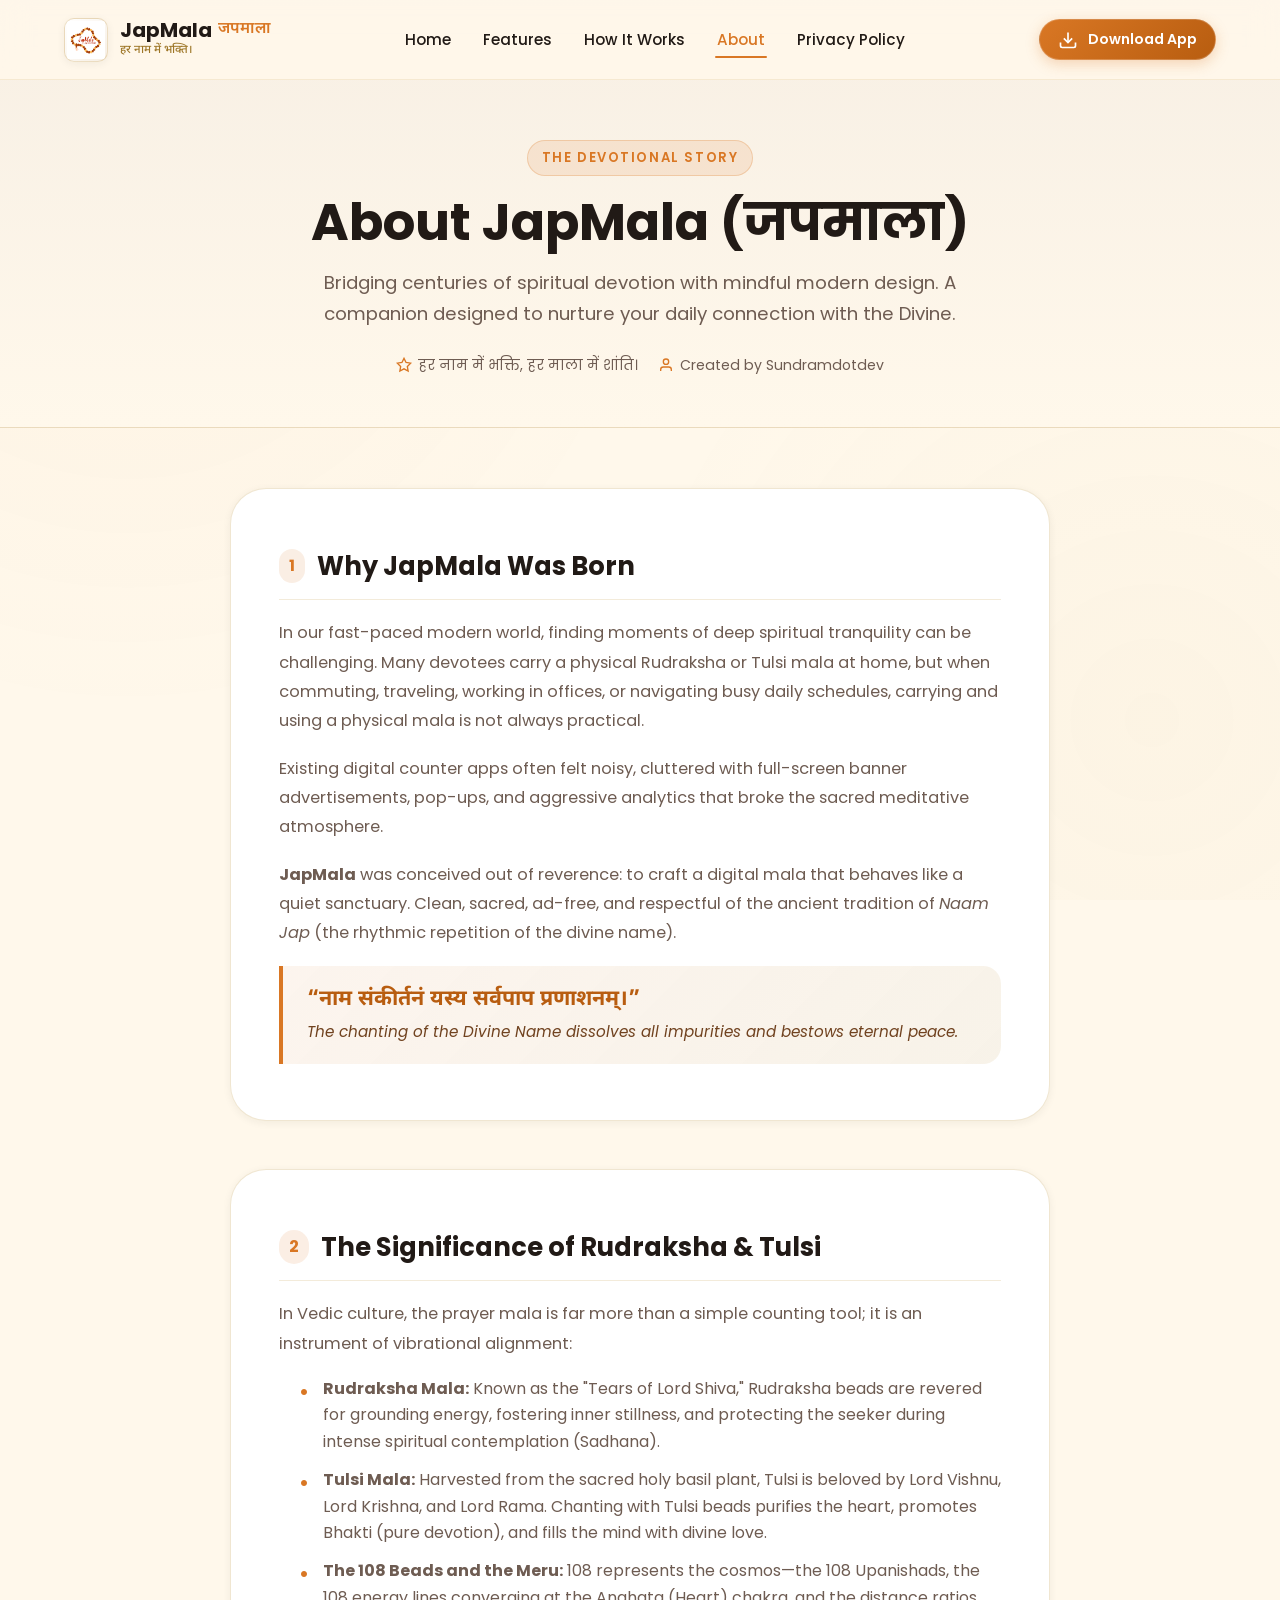
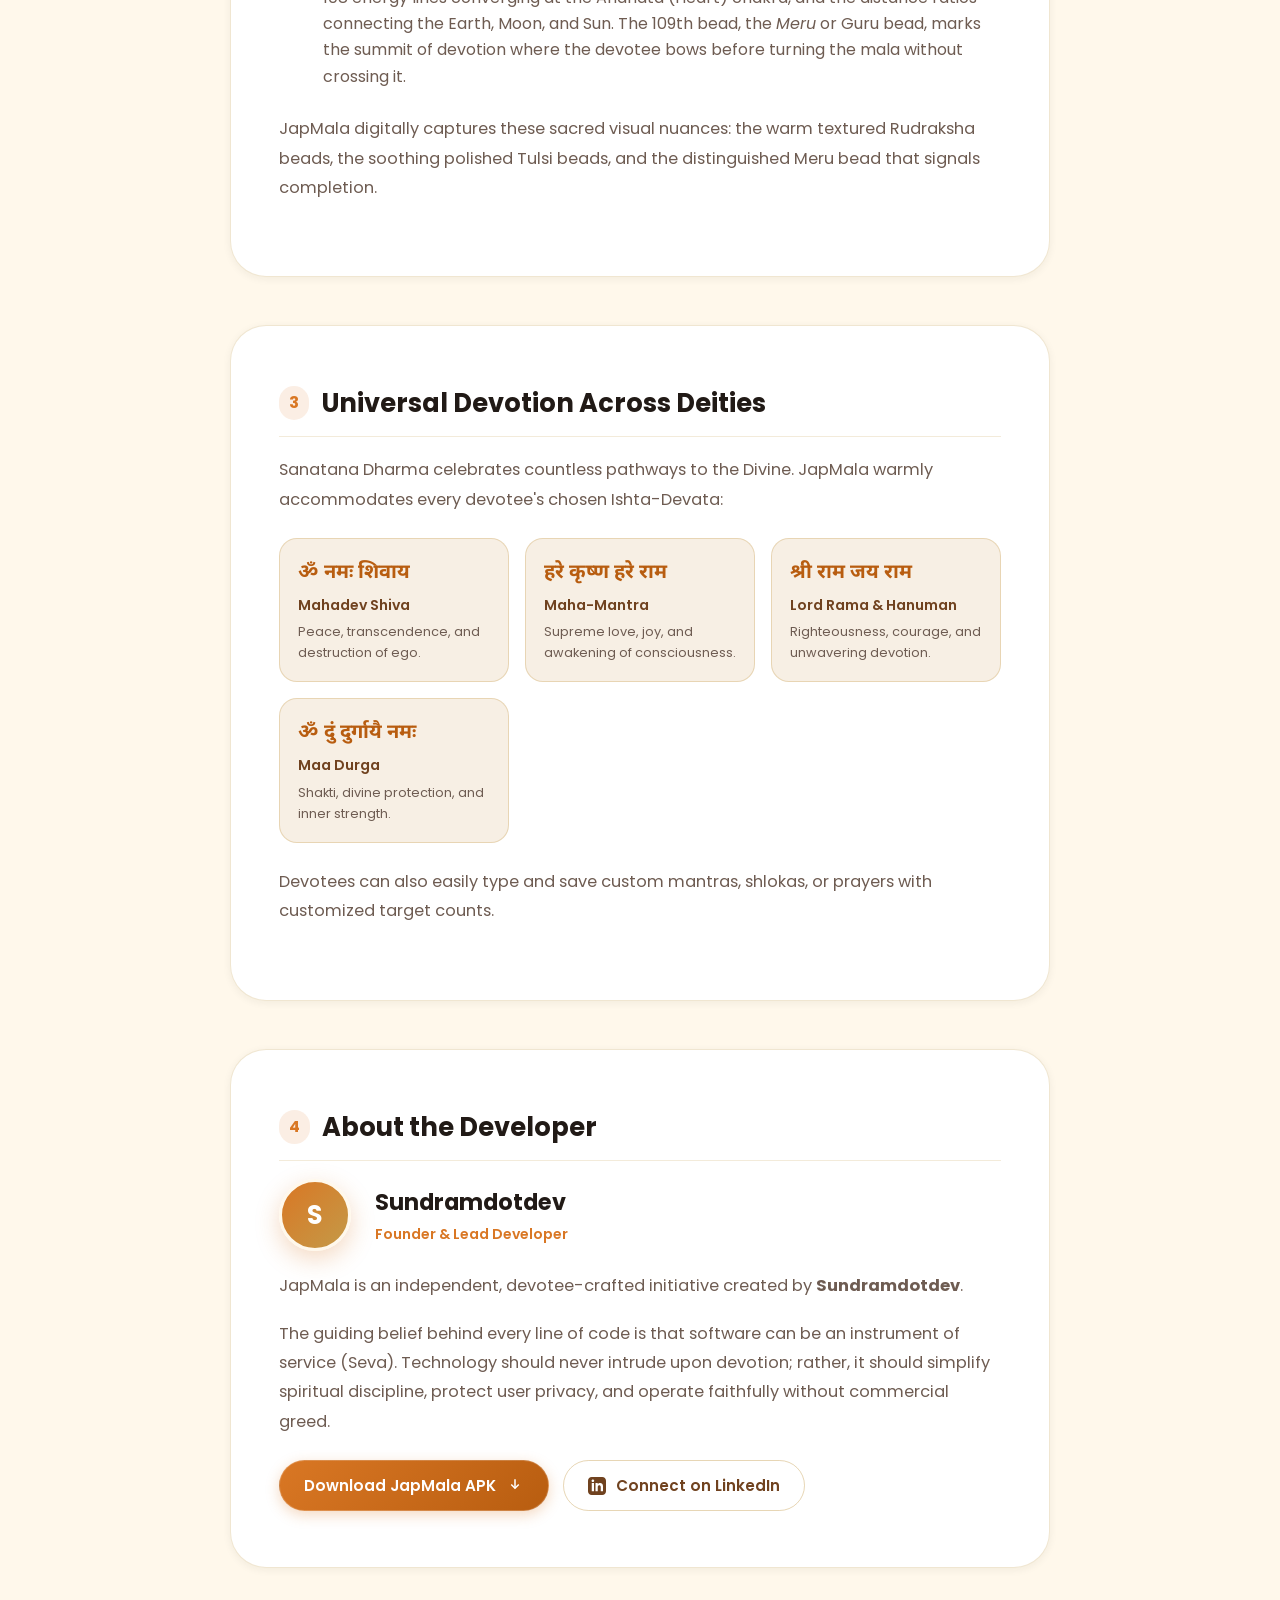
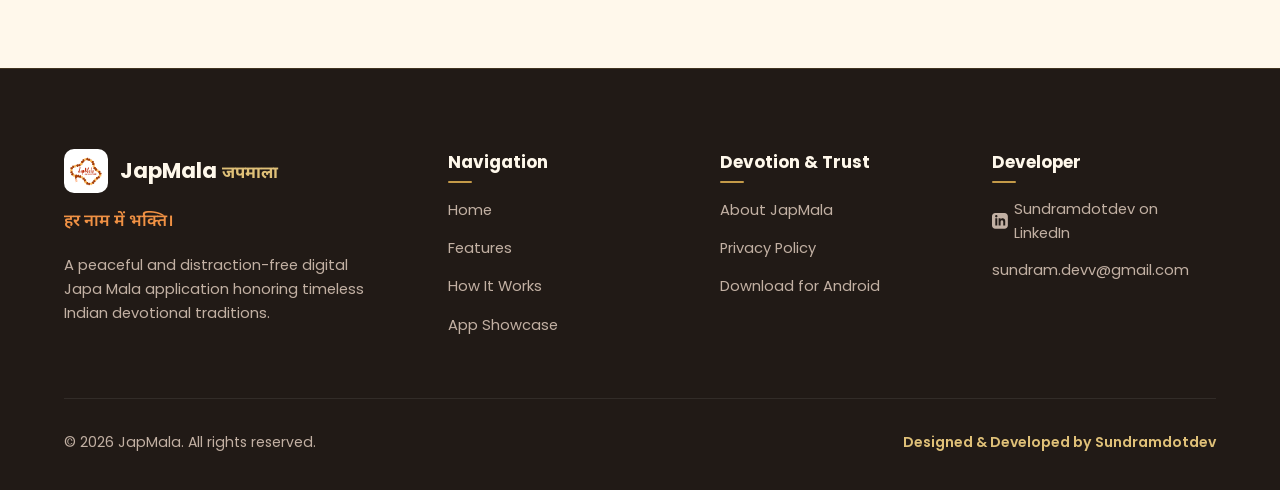
<file: about.html>
<!DOCTYPE html>
<html lang="en">
<head>
  <meta charset="UTF-8">
  <meta name="viewport" content="width=device-width, initial-scale=1.0">
  <title>About JapMala (जपमाला) - Story, Sacred Tradition & Vision</title>
  
  <!-- SEO & Meta Tags -->
  <meta name="description" content="Discover the story and spiritual vision behind JapMala. Created to honor the timeless tradition of Naam Jap with Rudraksha and Tulsi malas in a mindful digital companion.">
  <meta name="keywords" content="About JapMala, Naam Jap, Japa Mala history, Rudraksha Mala, Tulsi Mala, Sundramdotdev, Hindu Devotional App">
  <meta name="author" content="Sundramdotdev">
  <meta name="theme-color" content="#D97724">
  <link rel="canonical" href="https://sundramdotdev.github.io/JapMala-PS/about.html">

  <!-- Open Graph -->
  <meta property="og:type" content="article">
  <meta property="og:url" content="https://sundramdotdev.github.io/JapMala-PS/about.html">
  <meta property="og:title" content="About JapMala (जपमाला) - हर नाम में भक्ति।">
  <meta property="og:description" content="Bringing the sacred experience of Naam Jap into a peaceful, private digital companion.">
  <meta property="og:image" content="https://sundramdotdev.github.io/JapMala-PS/assets/JapMalalogo.png">

  <!-- Favicon -->
  <link rel="icon" type="image/png" href="assets/JapMalalogo.png">
  <link rel="apple-touch-icon" href="assets/JapMalalogo.png">

  <!-- Google Fonts -->
  <link rel="preconnect" href="https://fonts.googleapis.com">
  <link rel="preconnect" href="https://fonts.gstatic.com" crossorigin>
  <link href="https://fonts.googleapis.com/css2?family=Noto+Sans+Devanagari:wght@400;500;600;700&family=Playfair+Display:ital,wght@0,600;0,700;1,600&family=Poppins:wght@300;400;500;600;700&display=swap" rel="stylesheet">

  <!-- Stylesheets -->
  <link rel="stylesheet" href="css/style.css">
  <link rel="stylesheet" href="css/privacy.css">
</head>
<body>

  <!-- ==================== HEADER & NAVBAR ==================== -->
  <header class="navbar" role="banner">
    <div class="container navbar-container">
      <a href="index.html" class="brand" aria-label="JapMala Home">
        <div class="brand-logo-wrap">
          <img src="assets/JapMalalogo.png" alt="JapMala Logo" class="brand-logo" width="44" height="44">
        </div>
        <div class="brand-text">
          <div class="brand-title">
            JapMala <span class="brand-title-hindi">जपमाला</span>
          </div>
          <span class="brand-tagline">हर नाम में भक्ति।</span>
        </div>
      </a>

      <!-- Desktop Nav -->
      <nav class="nav-menu navbar-menu-desktop" role="navigation" aria-label="Main Navigation">
        <a href="index.html#home" class="nav-link">Home</a>
        <a href="index.html#features" class="nav-link">Features</a>
        <a href="index.html#how-it-works" class="nav-link">How It Works</a>
        <a href="about.html" class="nav-link active">About</a>
        <a href="privacy-policy.html" class="nav-link">Privacy Policy</a>
      </nav>

      <!-- Nav CTA & Mobile Hamburger -->
      <div class="nav-actions">
        <a href="index.html#download" class="btn btn-primary btn-sm navbar-menu-desktop">
          <svg class="btn-icon" viewBox="0 0 24 24" fill="none" stroke="currentColor" stroke-width="2">
            <path d="M21 15v4a2 2 0 0 1-2 2H5a2 2 0 0 1-2-2v-4"></path>
            <polyline points="7 10 12 15 17 10"></polyline>
            <line x1="12" y1="15" x2="12" y2="3"></line>
          </svg>
          <span>Download App</span>
        </a>

        <button class="hamburger" aria-label="Toggle navigation menu" aria-expanded="false">
          <span class="hamburger-line"></span>
          <span class="hamburger-line"></span>
          <span class="hamburger-line"></span>
        </button>
      </div>
    </div>
  </header>

  <!-- Mobile Navigation Drawer -->
  <div class="mobile-nav" role="dialog" aria-modal="true" aria-label="Mobile Navigation">
    <div class="mobile-nav-panel">
      <div class="mobile-nav-links">
        <a href="index.html#home" class="mobile-nav-link">
          <span>Home</span>
          <svg width="18" height="18" viewBox="0 0 24 24" fill="none" stroke="currentColor" stroke-width="2"><polyline points="9 18 15 12 9 6"></polyline></svg>
        </a>
        <a href="index.html#features" class="mobile-nav-link">
          <span>Features</span>
          <svg width="18" height="18" viewBox="0 0 24 24" fill="none" stroke="currentColor" stroke-width="2"><polyline points="9 18 15 12 9 6"></polyline></svg>
        </a>
        <a href="about.html" class="mobile-nav-link active">
          <span>About JapMala</span>
          <svg width="18" height="18" viewBox="0 0 24 24" fill="none" stroke="currentColor" stroke-width="2"><polyline points="9 18 15 12 9 6"></polyline></svg>
        </a>
        <a href="privacy-policy.html" class="mobile-nav-link">
          <span>Privacy Policy</span>
          <svg width="18" height="18" viewBox="0 0 24 24" fill="none" stroke="currentColor" stroke-width="2"><polyline points="9 18 15 12 9 6"></polyline></svg>
        </a>
      </div>

      <div class="mobile-nav-footer">
        <a href="index.html#download" class="btn btn-primary btn-lg mobile-nav-close">
          <span>Download for Android</span>
        </a>
      </div>
    </div>
  </div>

  <main id="main-content">
    <!-- Page Header Banner -->
    <header class="page-header">
      <div class="container">
        <div class="page-header-eyebrow">THE DEVOTIONAL STORY</div>
        <h1 class="page-header-title">About JapMala (जपमाला)</h1>
        <p class="page-header-subtitle">
          Bridging centuries of spiritual devotion with mindful modern design. A companion designed to nurture your daily connection with the Divine.
        </p>

        <div class="page-meta-strip">
          <div class="page-meta-item">
            <svg viewBox="0 0 24 24" fill="none" stroke="currentColor" stroke-width="2"><polygon points="12 2 15.09 8.26 22 9.27 17 14.14 18.18 21.02 12 17.77 5.82 21.02 7 14.14 2 9.27 8.91 8.26 12 2"></polygon></svg>
            <span>हर नाम में भक्ति, हर माला में शांति।</span>
          </div>
          <div class="page-meta-item">
            <svg viewBox="0 0 24 24" fill="none" stroke="currentColor" stroke-width="2"><path d="M20 21v-2a4 4 0 0 0-4-4H8a4 4 0 0 0-4 4v2"></path><circle cx="12" cy="7" r="4"></circle></svg>
            <span>Created by Sundramdotdev</span>
          </div>
        </div>
      </div>
    </header>

    <!-- Content Sections -->
    <div class="container" style="padding-top: 60px; padding-bottom: 100px;">
      <div style="max-width: 820px; margin: 0 auto; display: flex; flex-direction: column; gap: 48px;">
        
        <!-- Story Card 1: The Origin -->
        <article class="doc-content reveal">
          <div class="doc-section">
            <h2 class="doc-section-title">
              <span class="doc-section-number">1</span>
              <span>Why JapMala Was Born</span>
            </h2>
            <p class="doc-p">
              In our fast-paced modern world, finding moments of deep spiritual tranquility can be challenging. Many devotees carry a physical Rudraksha or Tulsi mala at home, but when commuting, traveling, working in offices, or navigating busy daily schedules, carrying and using a physical mala is not always practical.
            </p>
            <p class="doc-p">
              Existing digital counter apps often felt noisy, cluttered with full-screen banner advertisements, pop-ups, and aggressive analytics that broke the sacred meditative atmosphere.
            </p>
            <p class="doc-p">
              <strong>JapMala</strong> was conceived out of reverence: to craft a digital mala that behaves like a quiet sanctuary. Clean, sacred, ad-free, and respectful of the ancient tradition of <em>Naam Jap</em> (the rhythmic repetition of the divine name).
            </p>

            <div class="about-quote-box">
              <div class="about-quote-hindi">“नाम संकीर्तनं यस्य सर्वपाप प्रणाशनम्।”</div>
              <div class="about-quote-eng">The chanting of the Divine Name dissolves all impurities and bestows eternal peace.</div>
            </div>
          </div>
        </article>

        <!-- Story Card 2: The Sacred Malas -->
        <article class="doc-content reveal">
          <div class="doc-section">
            <h2 class="doc-section-title">
              <span class="doc-section-number">2</span>
              <span>The Significance of Rudraksha & Tulsi</span>
            </h2>
            <p class="doc-p">
              In Vedic culture, the prayer mala is far more than a simple counting tool; it is an instrument of vibrational alignment:
            </p>
            <ul class="doc-list">
              <li class="doc-list-item">
                <strong>Rudraksha Mala:</strong> Known as the "Tears of Lord Shiva," Rudraksha beads are revered for grounding energy, fostering inner stillness, and protecting the seeker during intense spiritual contemplation (Sadhana).
              </li>
              <li class="doc-list-item">
                <strong>Tulsi Mala:</strong> Harvested from the sacred holy basil plant, Tulsi is beloved by Lord Vishnu, Lord Krishna, and Lord Rama. Chanting with Tulsi beads purifies the heart, promotes Bhakti (pure devotion), and fills the mind with divine love.
              </li>
              <li class="doc-list-item">
                <strong>The 108 Beads and the Meru:</strong> 108 represents the cosmos—the 108 Upanishads, the 108 energy lines converging at the Anahata (Heart) chakra, and the distance ratios connecting the Earth, Moon, and Sun. The 109th bead, the <em>Meru</em> or Guru bead, marks the summit of devotion where the devotee bows before turning the mala without crossing it.
              </li>
            </ul>
            <p class="doc-p">
              JapMala digitally captures these sacred visual nuances: the warm textured Rudraksha beads, the soothing polished Tulsi beads, and the distinguished Meru bead that signals completion.
            </p>
          </div>
        </article>

        <!-- Story Card 3: Deities and Mantras -->
        <article class="doc-content reveal">
          <div class="doc-section">
            <h2 class="doc-section-title">
              <span class="doc-section-number">3</span>
              <span>Universal Devotion Across Deities</span>
            </h2>
            <p class="doc-p">
              Sanatana Dharma celebrates countless pathways to the Divine. JapMala warmly accommodates every devotee's chosen Ishta-Devata:
            </p>

            <div style="display: grid; grid-template-columns: repeat(auto-fit, minmax(220px, 1fr)); gap: 16px; margin: 24px 0;">
              <div style="background: var(--color-beige-light); border: 1px solid rgba(196,154,72,0.3); border-radius: var(--radius-md); padding: 18px;">
                <div style="font-family: var(--font-hindi); font-size: 1.25rem; font-weight: 700; color: var(--color-saffron-dark);">ॐ नमः शिवाय</div>
                <div style="font-size: 0.88rem; color: var(--color-brown); font-weight: 600; margin-top: 4px;">Mahadev Shiva</div>
                <div style="font-size: 0.8rem; color: var(--color-text-muted); margin-top: 4px;">Peace, transcendence, and destruction of ego.</div>
              </div>

              <div style="background: var(--color-beige-light); border: 1px solid rgba(196,154,72,0.3); border-radius: var(--radius-md); padding: 18px;">
                <div style="font-family: var(--font-hindi); font-size: 1.25rem; font-weight: 700; color: var(--color-saffron-dark);">हरे कृष्ण हरे राम</div>
                <div style="font-size: 0.88rem; color: var(--color-brown); font-weight: 600; margin-top: 4px;">Maha-Mantra</div>
                <div style="font-size: 0.8rem; color: var(--color-text-muted); margin-top: 4px;">Supreme love, joy, and awakening of consciousness.</div>
              </div>

              <div style="background: var(--color-beige-light); border: 1px solid rgba(196,154,72,0.3); border-radius: var(--radius-md); padding: 18px;">
                <div style="font-family: var(--font-hindi); font-size: 1.25rem; font-weight: 700; color: var(--color-saffron-dark);">श्री राम जय राम</div>
                <div style="font-size: 0.88rem; color: var(--color-brown); font-weight: 600; margin-top: 4px;">Lord Rama & Hanuman</div>
                <div style="font-size: 0.8rem; color: var(--color-text-muted); margin-top: 4px;">Righteousness, courage, and unwavering devotion.</div>
              </div>

              <div style="background: var(--color-beige-light); border: 1px solid rgba(196,154,72,0.3); border-radius: var(--radius-md); padding: 18px;">
                <div style="font-family: var(--font-hindi); font-size: 1.25rem; font-weight: 700; color: var(--color-saffron-dark);">ॐ दुं दुर्गायै नमः</div>
                <div style="font-size: 0.88rem; color: var(--color-brown); font-weight: 600; margin-top: 4px;">Maa Durga</div>
                <div style="font-size: 0.8rem; color: var(--color-text-muted); margin-top: 4px;">Shakti, divine protection, and inner strength.</div>
              </div>
            </div>

            <p class="doc-p">
              Devotees can also easily type and save custom mantras, shlokas, or prayers with customized target counts.
            </p>
          </div>
        </article>

        <!-- Story Card 4: The Developer -->
        <article class="doc-content reveal">
          <div class="doc-section">
            <h2 class="doc-section-title">
              <span class="doc-section-number">4</span>
              <span>About the Developer</span>
            </h2>
            <div style="display: flex; gap: 24px; align-items: center; margin-bottom: 20px;">
              <div class="dev-avatar-wrap" style="width: 72px; height: 72px; font-size: 1.6rem;">
                <span>S</span>
              </div>
              <div>
                <h3 style="font-size: 1.4rem; font-weight: 700; color: var(--color-dark);">Sundramdotdev</h3>
                <span style="font-size: 0.88rem; color: var(--color-saffron); font-weight: 600;">Founder & Lead Developer</span>
              </div>
            </div>

            <p class="doc-p">
              JapMala is an independent, devotee-crafted initiative created by <strong>Sundramdotdev</strong>.
            </p>
            <p class="doc-p">
              The guiding belief behind every line of code is that software can be an instrument of service (Seva). Technology should never intrude upon devotion; rather, it should simplify spiritual discipline, protect user privacy, and operate faithfully without commercial greed.
            </p>

            <div style="margin-top: 24px; display: flex; flex-wrap: wrap; gap: 14px;">
              <a href="index.html#download" class="btn btn-primary">
                <span>Download JapMala APK</span>
                <svg width="18" height="18" viewBox="0 0 24 24" fill="none" stroke="currentColor" stroke-width="2"><polyline points="7 10 12 15 17 10"></polyline><line x1="12" y1="15" x2="12" y2="3"></line></svg>
              </a>

              <a href="https://www.linkedin.com/in/sundramdotdev" target="_blank" rel="noopener noreferrer" class="btn btn-secondary dev-linkedin-link">
                <svg width="18" height="18" viewBox="0 0 24 24" fill="currentColor"><path d="M19 0h-14c-2.761 0-5 2.239-5 5v14c0 2.761 2.239 5 5 5h14c2.762 0 5-2.239 5-5v-14c0-2.761-2.238-5-5-5zm-11 19h-3v-11h3v11zm-1.5-12.268c-.966 0-1.75-.79-1.75-1.764s.784-1.764 1.75-1.764 1.75.79 1.75 1.764-.783 1.764-1.75 1.764zm13.5 12.268h-3v-5.604c0-3.368-4-3.113-4 0v5.604h-3v-11h3v1.765c1.396-2.586 7-2.777 7 2.476v6.759z"/></svg>
                <span>Connect on LinkedIn</span>
              </a>
            </div>
          </div>
        </article>

      </div>
    </div>
  </main>

  <!-- ==================== FOOTER ==================== -->
  <footer class="footer" role="contentinfo">
    <div class="container">
      <div class="footer-top">
        <div class="footer-brand-col">
          <div class="footer-logo-wrap">
            <img src="assets/JapMalalogo.png" alt="JapMala Logo" class="footer-logo-img">
            <div>
              <div class="footer-brand-name">JapMala <span class="footer-brand-hindi">जपमाला</span></div>
            </div>
          </div>
          <div class="footer-tagline-hindi">हर नाम में भक्ति।</div>
          <p class="footer-desc">
            A peaceful and distraction-free digital Japa Mala application honoring timeless Indian devotional traditions.
          </p>
        </div>

        <div class="footer-col">
          <div class="footer-heading">Navigation</div>
          <ul class="footer-links">
            <li><a href="index.html#home" class="footer-link">Home</a></li>
            <li><a href="index.html#features" class="footer-link">Features</a></li>
            <li><a href="index.html#how-it-works" class="footer-link">How It Works</a></li>
            <li><a href="index.html#showcase" class="footer-link">App Showcase</a></li>
          </ul>
        </div>

        <div class="footer-col">
          <div class="footer-heading">Devotion & Trust</div>
          <ul class="footer-links">
            <li><a href="about.html" class="footer-link">About JapMala</a></li>
            <li><a href="privacy-policy.html" class="footer-link">Privacy Policy</a></li>
            <li><a href="index.html#download" class="footer-link">Download for Android</a></li>
          </ul>
        </div>

        <div class="footer-col">
          <div class="footer-heading">Developer</div>
          <ul class="footer-links">
            <li>
              <a href="https://www.linkedin.com/in/sundramdotdev" target="_blank" rel="noopener noreferrer" class="footer-link dev-linkedin-link">
                <svg width="16" height="16" viewBox="0 0 24 24" fill="currentColor"><path d="M19 0h-14c-2.761 0-5 2.239-5 5v14c0 2.761 2.239 5 5 5h14c2.762 0 5-2.239 5-5v-14c0-2.761-2.238-5-5-5zm-11 19h-3v-11h3v11zm-1.5-12.268c-.966 0-1.75-.79-1.75-1.764s.784-1.764 1.75-1.764 1.75.79 1.75 1.764-.783 1.764-1.75 1.764zm13.5 12.268h-3v-5.604c0-3.368-4-3.113-4 0v5.604h-3v-11h3v1.765c1.396-2.586 7-2.777 7 2.476v6.759z"/></svg>
                <span>Sundramdotdev on LinkedIn</span>
              </a>
            </li>
            <li>
              <a href="mailto:sundram.devv@gmail.com" class="footer-link contact-email-link">
                <svg width="16" height="16" viewBox="0 0 24 24" fill="none" stroke="currentColor" stroke-width="2"><path d="M4 4h16c1.1 0 2 .9 2 2v12c0 1.1-.9 2-2 2H4c-1.1 0-2-.9-2-2V6c0-1.1.9-2 2-2z"></path><polyline points="22,6 12,13 2,6"></polyline></svg>
                <span>sundram.devv@gmail.com</span>
              </a>
            </li>
          </ul>
        </div>
      </div>

      <div class="footer-bottom">
        <div>
          &copy; <span data-current-year>2026</span> JapMala. All rights reserved.
        </div>
        <div class="footer-dev-credit">
          Designed & Developed by Sundramdotdev
        </div>
      </div>
    </div>
  </footer>

  <!-- Back to top -->
  <button class="back-to-top" aria-label="Back to top">
    <svg viewBox="0 0 24 24" fill="none" stroke="currentColor" stroke-width="2.5"><polyline points="18 15 12 9 6 15"></polyline></svg>
  </button>

  <!-- Scripts -->
  <script src="js/config.js"></script>
  <script src="js/main.js"></script>
</body>
</html>
</file>
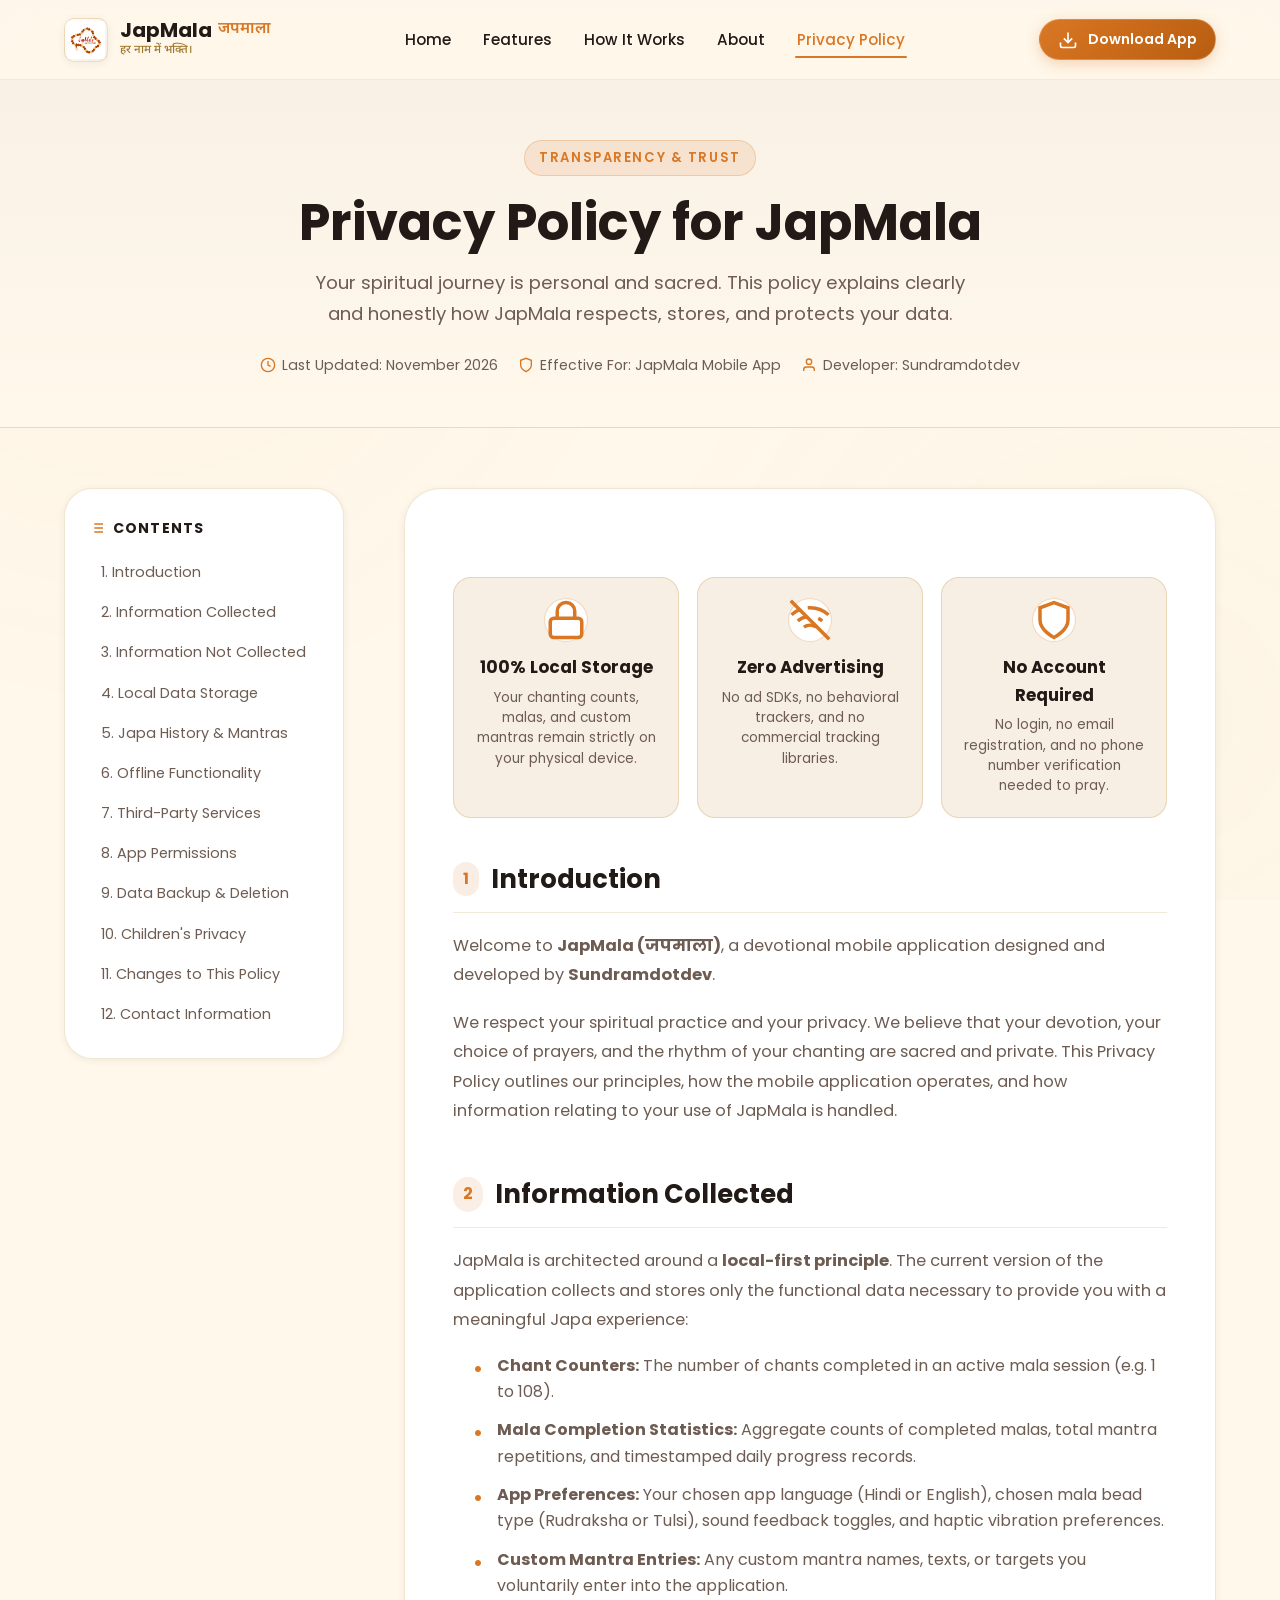
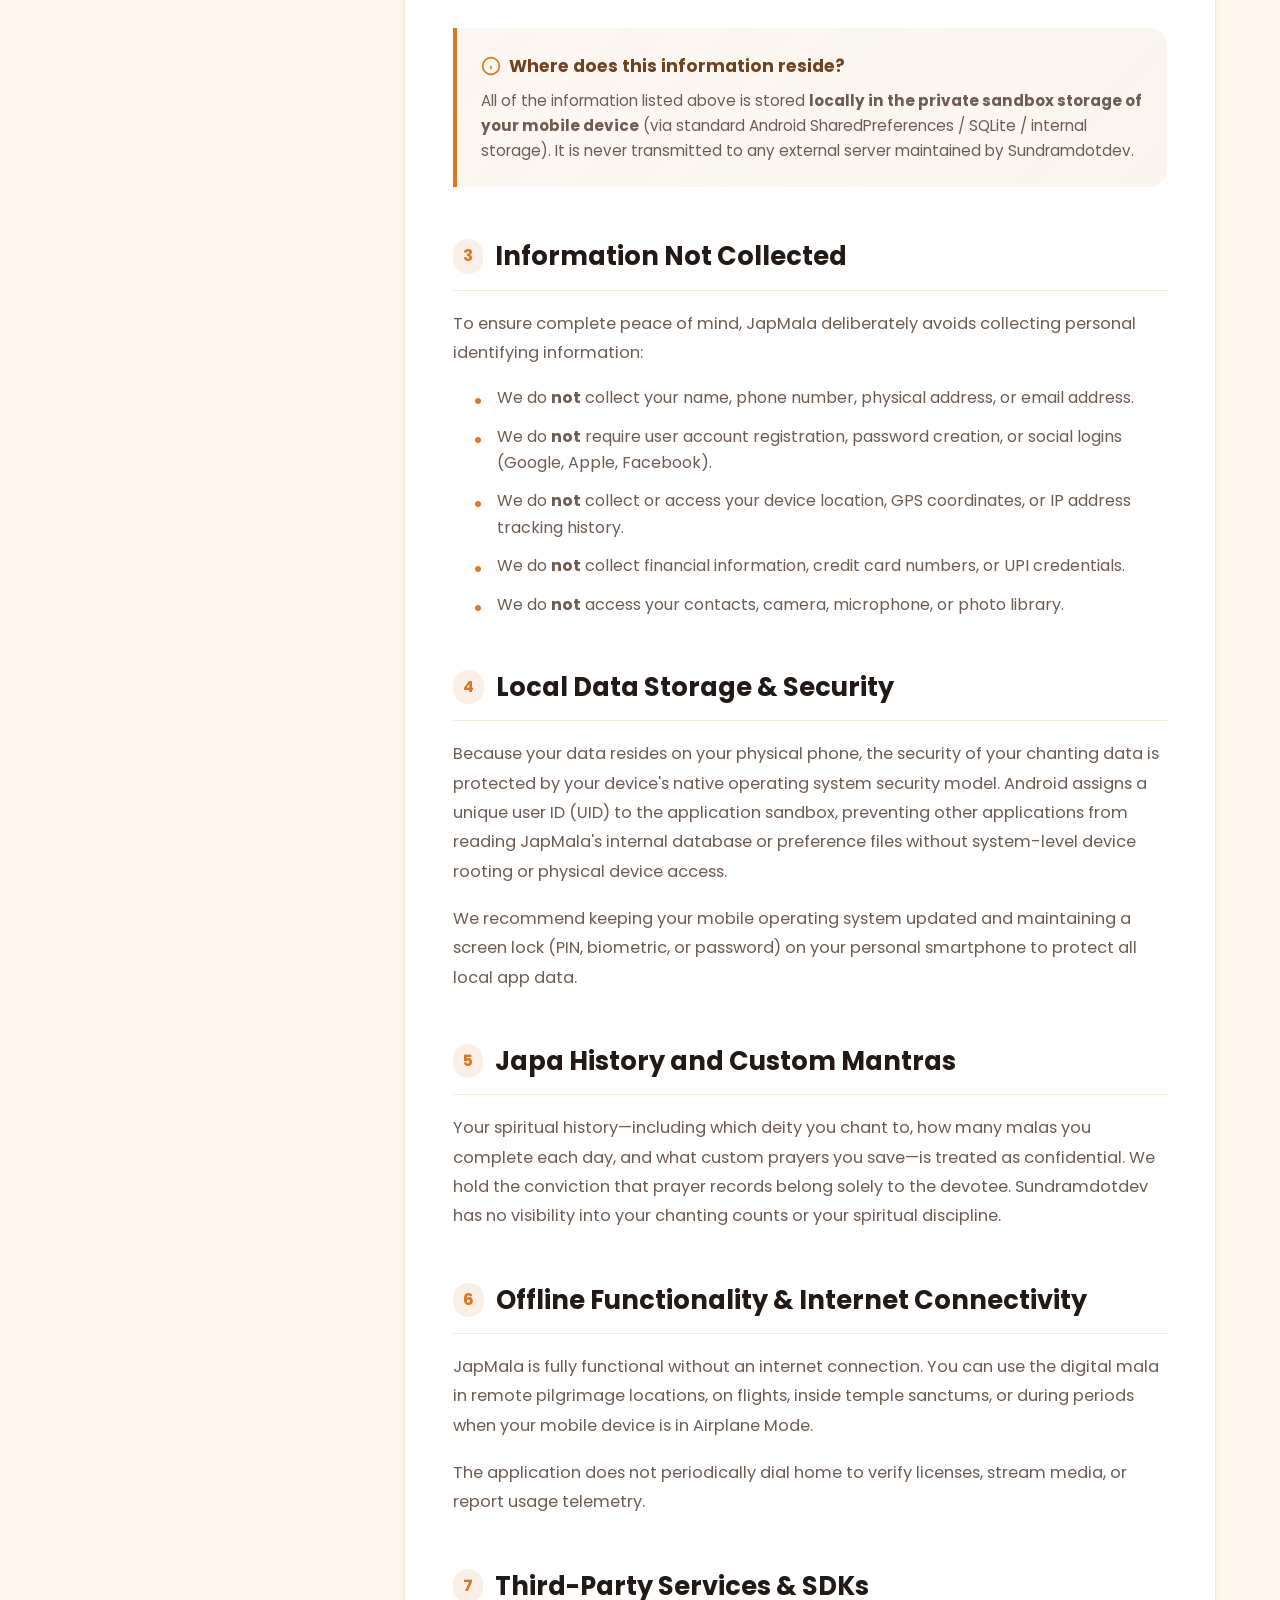
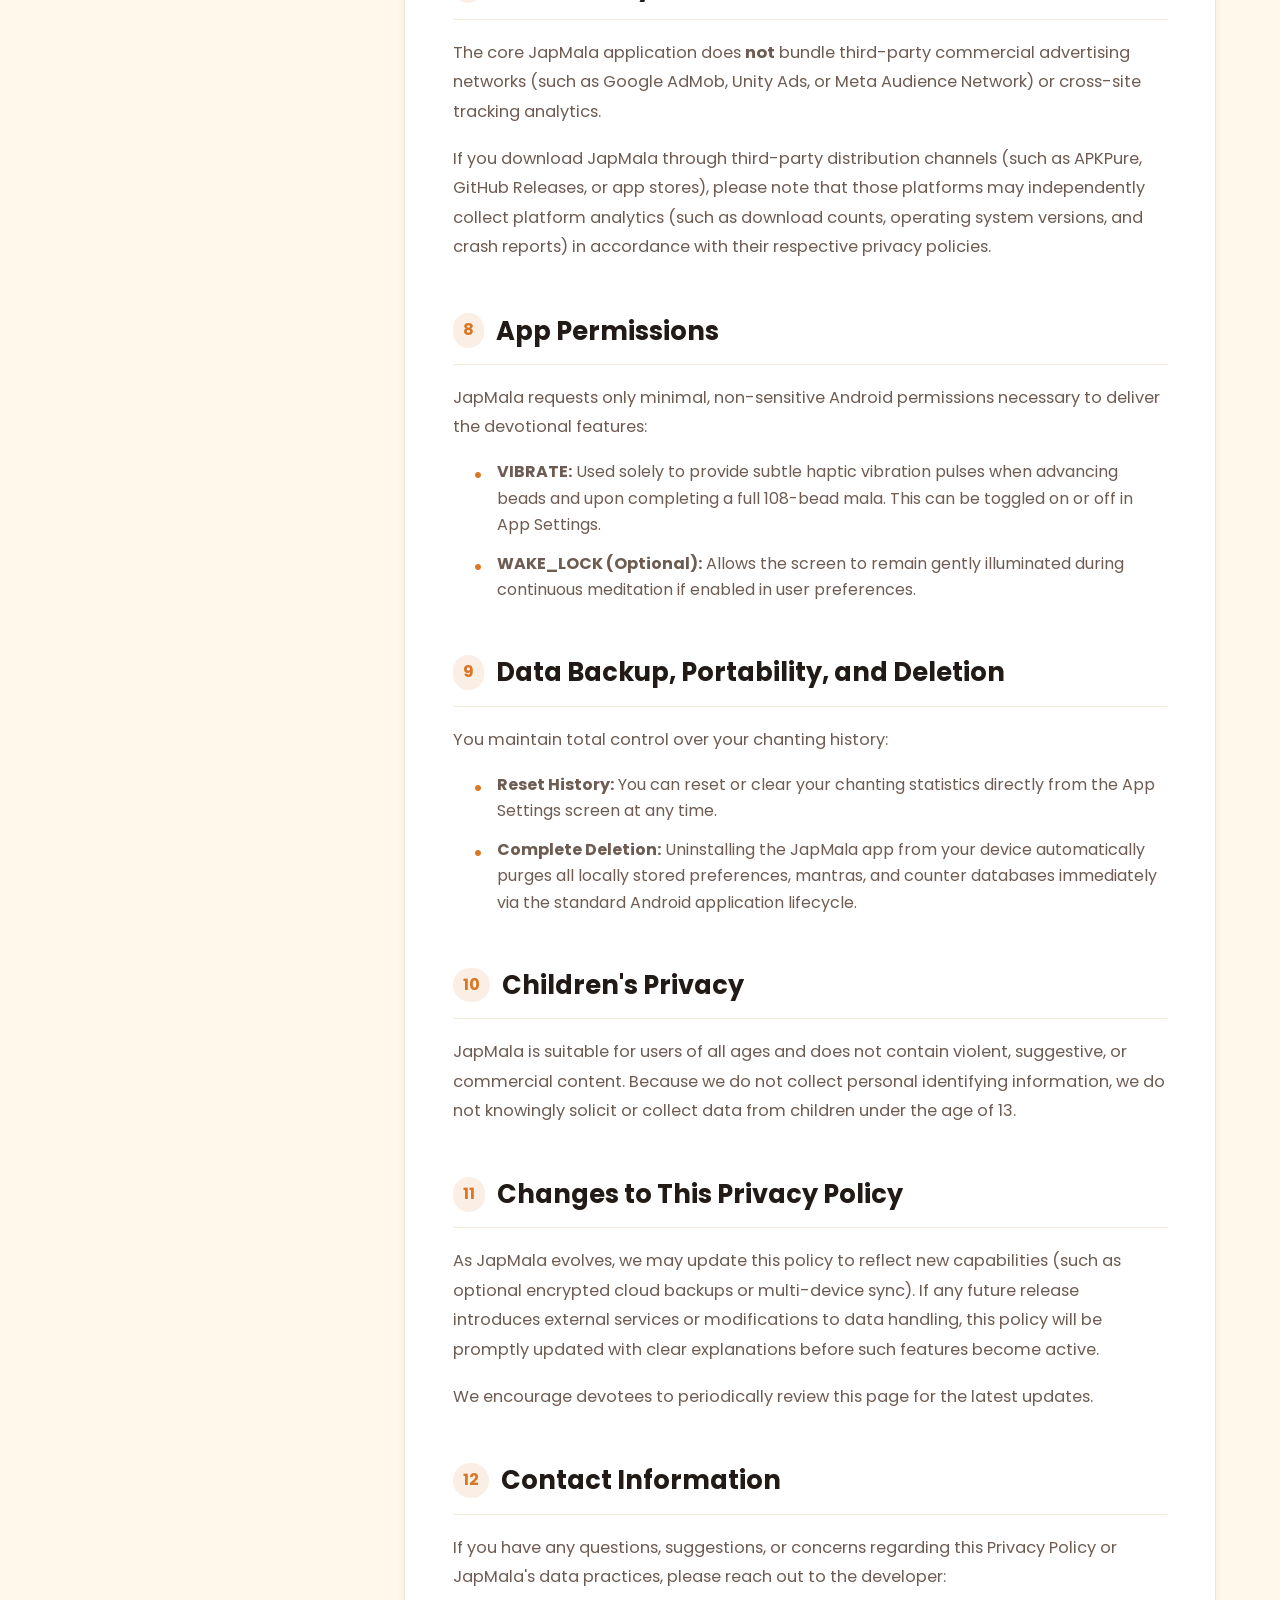
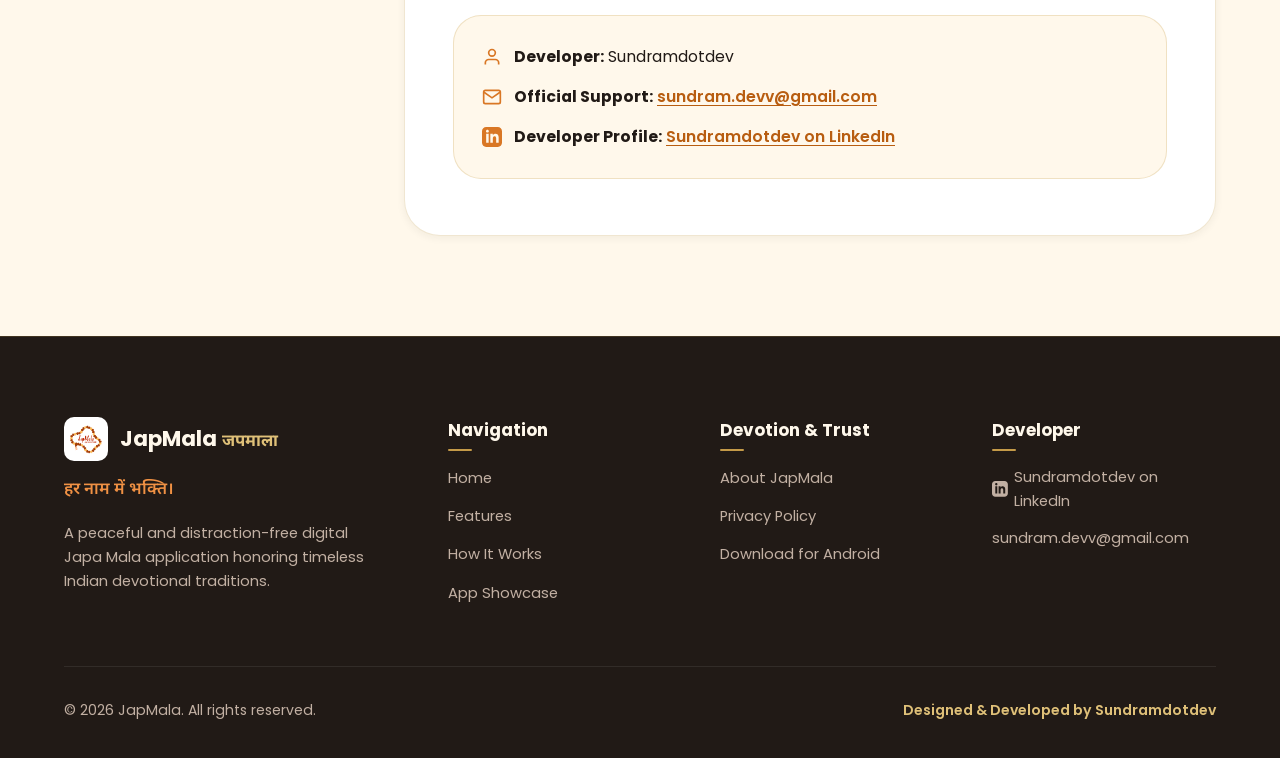
<file: privacy-policy.html>
<!DOCTYPE html>
<html lang="en">
<head>
  <meta charset="UTF-8">
  <meta name="viewport" content="width=device-width, initial-scale=1.0">
  <title>Privacy Policy - JapMala (जपमाला) | Transparent & Devotee-First</title>
  
  <!-- SEO & Meta Tags -->
  <meta name="description" content="Official Privacy Policy for JapMala mobile application. Learn how your devotional practice, chanting counters, and mantras are preserved privately on your own device.">
  <meta name="robots" content="index, follow">
  <meta name="theme-color" content="#D97724">
  <link rel="canonical" href="https://sundramdotdev.github.io/JapMala-PS/privacy-policy.html">

  <!-- Open Graph -->
  <meta property="og:type" content="article">
  <meta property="og:url" content="https://sundramdotdev.github.io/JapMala-PS/privacy-policy.html">
  <meta property="og:title" content="Privacy Policy - JapMala (जपमाला)">
  <meta property="og:description" content="Transparent, private, and local-first devotional application privacy policy.">
  <meta property="og:image" content="https://sundramdotdev.github.io/JapMala-PS/assets/JapMalalogo.png">

  <!-- Favicon -->
  <link rel="icon" type="image/png" href="assets/JapMalalogo.png">
  <link rel="apple-touch-icon" href="assets/JapMalalogo.png">

  <!-- Google Fonts -->
  <link rel="preconnect" href="https://fonts.googleapis.com">
  <link rel="preconnect" href="https://fonts.gstatic.com" crossorigin>
  <link href="https://fonts.googleapis.com/css2?family=Noto+Sans+Devanagari:wght@400;500;600;700&family=Poppins:wght@300;400;500;600;700&display=swap" rel="stylesheet">

  <!-- Stylesheets -->
  <link rel="stylesheet" href="css/style.css">
  <link rel="stylesheet" href="css/privacy.css">
</head>
<body>

  <!-- ==================== HEADER & NAVBAR ==================== -->
  <header class="navbar" role="banner">
    <div class="container navbar-container">
      <a href="index.html" class="brand" aria-label="JapMala Home">
        <div class="brand-logo-wrap">
          <img src="assets/JapMalalogo.png" alt="JapMala Logo" class="brand-logo" width="44" height="44">
        </div>
        <div class="brand-text">
          <div class="brand-title">
            JapMala <span class="brand-title-hindi">जपमाला</span>
          </div>
          <span class="brand-tagline">हर नाम में भक्ति।</span>
        </div>
      </a>

      <!-- Desktop Nav -->
      <nav class="nav-menu navbar-menu-desktop" role="navigation" aria-label="Main Navigation">
        <a href="index.html#home" class="nav-link">Home</a>
        <a href="index.html#features" class="nav-link">Features</a>
        <a href="index.html#how-it-works" class="nav-link">How It Works</a>
        <a href="about.html" class="nav-link">About</a>
        <a href="privacy-policy.html" class="nav-link active">Privacy Policy</a>
      </nav>

      <!-- Nav CTA & Mobile Hamburger -->
      <div class="nav-actions">
        <a href="index.html#download" class="btn btn-primary btn-sm navbar-menu-desktop">
          <svg class="btn-icon" viewBox="0 0 24 24" fill="none" stroke="currentColor" stroke-width="2">
            <path d="M21 15v4a2 2 0 0 1-2 2H5a2 2 0 0 1-2-2v-4"></path>
            <polyline points="7 10 12 15 17 10"></polyline>
            <line x1="12" y1="15" x2="12" y2="3"></line>
          </svg>
          <span>Download App</span>
        </a>

        <button class="hamburger" aria-label="Toggle navigation menu" aria-expanded="false">
          <span class="hamburger-line"></span>
          <span class="hamburger-line"></span>
          <span class="hamburger-line"></span>
        </button>
      </div>
    </div>
  </header>

  <!-- Mobile Navigation Drawer -->
  <div class="mobile-nav" role="dialog" aria-modal="true" aria-label="Mobile Navigation">
    <div class="mobile-nav-panel">
      <div class="mobile-nav-links">
        <a href="index.html#home" class="mobile-nav-link">
          <span>Home</span>
          <svg width="18" height="18" viewBox="0 0 24 24" fill="none" stroke="currentColor" stroke-width="2"><polyline points="9 18 15 12 9 6"></polyline></svg>
        </a>
        <a href="index.html#features" class="mobile-nav-link">
          <span>Features</span>
          <svg width="18" height="18" viewBox="0 0 24 24" fill="none" stroke="currentColor" stroke-width="2"><polyline points="9 18 15 12 9 6"></polyline></svg>
        </a>
        <a href="about.html" class="mobile-nav-link">
          <span>About JapMala</span>
          <svg width="18" height="18" viewBox="0 0 24 24" fill="none" stroke="currentColor" stroke-width="2"><polyline points="9 18 15 12 9 6"></polyline></svg>
        </a>
        <a href="privacy-policy.html" class="mobile-nav-link active">
          <span>Privacy Policy</span>
          <svg width="18" height="18" viewBox="0 0 24 24" fill="none" stroke="currentColor" stroke-width="2"><polyline points="9 18 15 12 9 6"></polyline></svg>
        </a>
      </div>

      <div class="mobile-nav-footer">
        <a href="index.html#download" class="btn btn-primary btn-lg mobile-nav-close">
          <span>Download for Android</span>
        </a>
      </div>
    </div>
  </div>

  <main id="main-content">
    <!-- Page Header Banner -->
    <header class="page-header">
      <div class="container">
        <div class="page-header-eyebrow">TRANSPARENCY & TRUST</div>
        <h1 class="page-header-title">Privacy Policy for JapMala</h1>
        <p class="page-header-subtitle">
          Your spiritual journey is personal and sacred. This policy explains clearly and honestly how JapMala respects, stores, and protects your data.
        </p>

        <div class="page-meta-strip">
          <div class="page-meta-item">
            <svg viewBox="0 0 24 24" fill="none" stroke="currentColor" stroke-width="2"><circle cx="12" cy="12" r="10"></circle><polyline points="12 6 12 12 16 14"></polyline></svg>
            <span>Last Updated: November 2026</span>
          </div>
          <div class="page-meta-item">
            <svg viewBox="0 0 24 24" fill="none" stroke="currentColor" stroke-width="2"><path d="M12 22s8-4 8-10V5l-8-3-8 3v7c0 6 8 10 8 10z"></path></svg>
            <span>Effective For: JapMala Mobile App</span>
          </div>
          <div class="page-meta-item">
            <svg viewBox="0 0 24 24" fill="none" stroke="currentColor" stroke-width="2"><path d="M20 21v-2a4 4 0 0 0-4-4H8a4 4 0 0 0-4 4v2"></path><circle cx="12" cy="7" r="4"></circle></svg>
            <span>Developer: Sundramdotdev</span>
          </div>
        </div>
      </div>
    </header>

    <!-- Document Content Area -->
    <div class="container">
      <div class="doc-layout">
        <!-- Sticky Table of Contents -->
        <aside class="doc-toc-wrapper" aria-label="Table of Contents">
          <div class="doc-toc-title">
            <svg viewBox="0 0 24 24" fill="none" stroke="currentColor" stroke-width="2"><line x1="8" y1="6" x2="21" y2="6"></line><line x1="8" y1="12" x2="21" y2="12"></line><line x1="8" y1="18" x2="21" y2="18"></line><line x1="3" y1="6" x2="3.01" y2="6"></line><line x1="3" y1="12" x2="3.01" y2="12"></line><line x1="3" y1="18" x2="3.01" y2="18"></line></svg>
            <span>Contents</span>
          </div>
          <nav class="doc-toc-list">
            <a href="#intro" class="doc-toc-link">1. Introduction</a>
            <a href="#info-collected" class="doc-toc-link">2. Information Collected</a>
            <a href="#info-not-collected" class="doc-toc-link">3. Information Not Collected</a>
            <a href="#local-storage" class="doc-toc-link">4. Local Data Storage</a>
            <a href="#japa-history" class="doc-toc-link">5. Japa History & Mantras</a>
            <a href="#offline" class="doc-toc-link">6. Offline Functionality</a>
            <a href="#third-parties" class="doc-toc-link">7. Third-Party Services</a>
            <a href="#permissions" class="doc-toc-link">8. App Permissions</a>
            <a href="#backup-deletion" class="doc-toc-link">9. Data Backup & Deletion</a>
            <a href="#children" class="doc-toc-link">10. Children's Privacy</a>
            <a href="#changes" class="doc-toc-link">11. Changes to This Policy</a>
            <a href="#contact" class="doc-toc-link">12. Contact Information</a>
          </nav>
        </aside>

        <!-- Main Legal Text -->
        <article class="doc-content">
          <!-- Summary Cards -->
          <div class="privacy-pills-grid">
            <div class="privacy-pill-card">
              <div class="privacy-pill-icon">
                <svg viewBox="0 0 24 24" fill="none" stroke="currentColor" stroke-width="2"><rect x="3" y="11" width="18" height="11" rx="2" ry="2"></rect><path d="M7 11V7a5 5 0 0 1 10 0v4"></path></svg>
              </div>
              <div class="privacy-pill-title">100% Local Storage</div>
              <div class="privacy-pill-desc">Your chanting counts, malas, and custom mantras remain strictly on your physical device.</div>
            </div>

            <div class="privacy-pill-card">
              <div class="privacy-pill-icon">
                <svg viewBox="0 0 24 24" fill="none" stroke="currentColor" stroke-width="2"><line x1="1" y1="1" x2="23" y2="23"></line><path d="M16.72 11.06A10.94 10.94 0 0 1 19 12.55"></path><path d="M5 12.55a10.94 10.94 0 0 1 5.17-2.39"></path><path d="M10.71 5.05A16 16 0 0 1 22.58 9"></path><path d="M1.42 9a15.91 15.91 0 0 1 4.7-2.88"></path><path d="M8.53 16.11a6 6 0 0 1 6.95 0"></path><line x1="12" y1="20" x2="12.01" y2="20"></line></svg>
              </div>
              <div class="privacy-pill-title">Zero Advertising</div>
              <div class="privacy-pill-desc">No ad SDKs, no behavioral trackers, and no commercial tracking libraries.</div>
            </div>

            <div class="privacy-pill-card">
              <div class="privacy-pill-icon">
                <svg viewBox="0 0 24 24" fill="none" stroke="currentColor" stroke-width="2"><path d="M12 22s8-4 8-10V5l-8-3-8 3v7c0 6 8 10 8 10z"></path></svg>
              </div>
              <div class="privacy-pill-title">No Account Required</div>
              <div class="privacy-pill-desc">No login, no email registration, and no phone number verification needed to pray.</div>
            </div>
          </div>

          <!-- Section 1 -->
          <section id="intro" class="doc-section">
            <h2 class="doc-section-title">
              <span class="doc-section-number">1</span>
              <span>Introduction</span>
            </h2>
            <p class="doc-p">
              Welcome to <strong>JapMala (जपमाला)</strong>, a devotional mobile application designed and developed by <strong>Sundramdotdev</strong>.
            </p>
            <p class="doc-p">
              We respect your spiritual practice and your privacy. We believe that your devotion, your choice of prayers, and the rhythm of your chanting are sacred and private. This Privacy Policy outlines our principles, how the mobile application operates, and how information relating to your use of JapMala is handled.
            </p>
          </section>

          <!-- Section 2 -->
          <section id="info-collected" class="doc-section">
            <h2 class="doc-section-title">
              <span class="doc-section-number">2</span>
              <span>Information Collected</span>
            </h2>
            <p class="doc-p">
              JapMala is architected around a <strong>local-first principle</strong>. The current version of the application collects and stores only the functional data necessary to provide you with a meaningful Japa experience:
            </p>
            <ul class="doc-list">
              <li class="doc-list-item"><strong>Chant Counters:</strong> The number of chants completed in an active mala session (e.g. 1 to 108).</li>
              <li class="doc-list-item"><strong>Mala Completion Statistics:</strong> Aggregate counts of completed malas, total mantra repetitions, and timestamped daily progress records.</li>
              <li class="doc-list-item"><strong>App Preferences:</strong> Your chosen app language (Hindi or English), chosen mala bead type (Rudraksha or Tulsi), sound feedback toggles, and haptic vibration preferences.</li>
              <li class="doc-list-item"><strong>Custom Mantra Entries:</strong> Any custom mantra names, texts, or targets you voluntarily enter into the application.</li>
            </ul>
            <div class="doc-callout">
              <div class="doc-callout-title">
                <svg viewBox="0 0 24 24" fill="none" stroke="currentColor" stroke-width="2"><circle cx="12" cy="12" r="10"></circle><line x1="12" y1="16" x2="12" y2="12"></line><line x1="12" y1="8" x2="12.01" y2="8"></line></svg>
                <span>Where does this information reside?</span>
              </div>
              <p class="doc-callout-desc">
                All of the information listed above is stored <strong>locally in the private sandbox storage of your mobile device</strong> (via standard Android SharedPreferences / SQLite / internal storage). It is never transmitted to any external server maintained by Sundramdotdev.
              </p>
            </div>
          </section>

          <!-- Section 3 -->
          <section id="info-not-collected" class="doc-section">
            <h2 class="doc-section-title">
              <span class="doc-section-number">3</span>
              <span>Information Not Collected</span>
            </h2>
            <p class="doc-p">
              To ensure complete peace of mind, JapMala deliberately avoids collecting personal identifying information:
            </p>
            <ul class="doc-list">
              <li class="doc-list-item">We do <strong>not</strong> collect your name, phone number, physical address, or email address.</li>
              <li class="doc-list-item">We do <strong>not</strong> require user account registration, password creation, or social logins (Google, Apple, Facebook).</li>
              <li class="doc-list-item">We do <strong>not</strong> collect or access your device location, GPS coordinates, or IP address tracking history.</li>
              <li class="doc-list-item">We do <strong>not</strong> collect financial information, credit card numbers, or UPI credentials.</li>
              <li class="doc-list-item">We do <strong>not</strong> access your contacts, camera, microphone, or photo library.</li>
            </ul>
          </section>

          <!-- Section 4 -->
          <section id="local-storage" class="doc-section">
            <h2 class="doc-section-title">
              <span class="doc-section-number">4</span>
              <span>Local Data Storage & Security</span>
            </h2>
            <p class="doc-p">
              Because your data resides on your physical phone, the security of your chanting data is protected by your device's native operating system security model. Android assigns a unique user ID (UID) to the application sandbox, preventing other applications from reading JapMala's internal database or preference files without system-level device rooting or physical device access.
            </p>
            <p class="doc-p">
              We recommend keeping your mobile operating system updated and maintaining a screen lock (PIN, biometric, or password) on your personal smartphone to protect all local app data.
            </p>
          </section>

          <!-- Section 5 -->
          <section id="japa-history" class="doc-section">
            <h2 class="doc-section-title">
              <span class="doc-section-number">5</span>
              <span>Japa History and Custom Mantras</span>
            </h2>
            <p class="doc-p">
              Your spiritual history—including which deity you chant to, how many malas you complete each day, and what custom prayers you save—is treated as confidential. We hold the conviction that prayer records belong solely to the devotee. Sundramdotdev has no visibility into your chanting counts or your spiritual discipline.
            </p>
          </section>

          <!-- Section 6 -->
          <section id="offline" class="doc-section">
            <h2 class="doc-section-title">
              <span class="doc-section-number">6</span>
              <span>Offline Functionality & Internet Connectivity</span>
            </h2>
            <p class="doc-p">
              JapMala is fully functional without an internet connection. You can use the digital mala in remote pilgrimage locations, on flights, inside temple sanctums, or during periods when your mobile device is in Airplane Mode.
            </p>
            <p class="doc-p">
              The application does not periodically dial home to verify licenses, stream media, or report usage telemetry.
            </p>
          </section>

          <!-- Section 7 -->
          <section id="third-parties" class="doc-section">
            <h2 class="doc-section-title">
              <span class="doc-section-number">7</span>
              <span>Third-Party Services & SDKs</span>
            </h2>
            <p class="doc-p">
              The core JapMala application does <strong>not</strong> bundle third-party commercial advertising networks (such as Google AdMob, Unity Ads, or Meta Audience Network) or cross-site tracking analytics.
            </p>
            <p class="doc-p">
              If you download JapMala through third-party distribution channels (such as APKPure, GitHub Releases, or app stores), please note that those platforms may independently collect platform analytics (such as download counts, operating system versions, and crash reports) in accordance with their respective privacy policies.
            </p>
          </section>

          <!-- Section 8 -->
          <section id="permissions" class="doc-section">
            <h2 class="doc-section-title">
              <span class="doc-section-number">8</span>
              <span>App Permissions</span>
            </h2>
            <p class="doc-p">
              JapMala requests only minimal, non-sensitive Android permissions necessary to deliver the devotional features:
            </p>
            <ul class="doc-list">
              <li class="doc-list-item"><strong>VIBRATE:</strong> Used solely to provide subtle haptic vibration pulses when advancing beads and upon completing a full 108-bead mala. This can be toggled on or off in App Settings.</li>
              <li class="doc-list-item"><strong>WAKE_LOCK (Optional):</strong> Allows the screen to remain gently illuminated during continuous meditation if enabled in user preferences.</li>
            </ul>
          </section>

          <!-- Section 9 -->
          <section id="backup-deletion" class="doc-section">
            <h2 class="doc-section-title">
              <span class="doc-section-number">9</span>
              <span>Data Backup, Portability, and Deletion</span>
            </h2>
            <p class="doc-p">
              You maintain total control over your chanting history:
            </p>
            <ul class="doc-list">
              <li class="doc-list-item"><strong>Reset History:</strong> You can reset or clear your chanting statistics directly from the App Settings screen at any time.</li>
              <li class="doc-list-item"><strong>Complete Deletion:</strong> Uninstalling the JapMala app from your device automatically purges all locally stored preferences, mantras, and counter databases immediately via the standard Android application lifecycle.</li>
            </ul>
          </section>

          <!-- Section 10 -->
          <section id="children" class="doc-section">
            <h2 class="doc-section-title">
              <span class="doc-section-number">10</span>
              <span>Children's Privacy</span>
            </h2>
            <p class="doc-p">
              JapMala is suitable for users of all ages and does not contain violent, suggestive, or commercial content. Because we do not collect personal identifying information, we do not knowingly solicit or collect data from children under the age of 13.
            </p>
          </section>

          <!-- Section 11 -->
          <section id="changes" class="doc-section">
            <h2 class="doc-section-title">
              <span class="doc-section-number">11</span>
              <span>Changes to This Privacy Policy</span>
            </h2>
            <p class="doc-p">
              As JapMala evolves, we may update this policy to reflect new capabilities (such as optional encrypted cloud backups or multi-device sync). If any future release introduces external services or modifications to data handling, this policy will be promptly updated with clear explanations before such features become active.
            </p>
            <p class="doc-p">
              We encourage devotees to periodically review this page for the latest updates.
            </p>
          </section>

          <!-- Section 12 -->
          <section id="contact" class="doc-section">
            <h2 class="doc-section-title">
              <span class="doc-section-number">12</span>
              <span>Contact Information</span>
            </h2>
            <p class="doc-p">
              If you have any questions, suggestions, or concerns regarding this Privacy Policy or JapMala's data practices, please reach out to the developer:
            </p>

            <div class="contact-card-box">
              <div class="contact-row">
                <svg viewBox="0 0 24 24" fill="none" stroke="currentColor" stroke-width="2"><path d="M20 21v-2a4 4 0 0 0-4-4H8a4 4 0 0 0-4 4v2"></path><circle cx="12" cy="7" r="4"></circle></svg>
                <span><strong>Developer:</strong> Sundramdotdev</span>
              </div>
              <div class="contact-row">
                <svg viewBox="0 0 24 24" fill="none" stroke="currentColor" stroke-width="2"><path d="M4 4h16c1.1 0 2 .9 2 2v12c0 1.1-.9 2-2 2H4c-1.1 0-2-.9-2-2V6c0-1.1.9-2 2-2z"></path><polyline points="22,6 12,13 2,6"></polyline></svg>
                <span><strong>Official Support:</strong> <a href="mailto:sundram.devv@gmail.com" class="contact-link contact-email-link">sundram.devv@gmail.com</a></span>
              </div>
              <div class="contact-row">
                <svg viewBox="0 0 24 24" fill="currentColor"><path d="M19 0h-14c-2.761 0-5 2.239-5 5v14c0 2.761 2.239 5 5 5h14c2.762 0 5-2.239 5-5v-14c0-2.761-2.238-5-5-5zm-11 19h-3v-11h3v11zm-1.5-12.268c-.966 0-1.75-.79-1.75-1.764s.784-1.764 1.75-1.764 1.75.79 1.75 1.764-.783 1.764-1.75 1.764zm13.5 12.268h-3v-5.604c0-3.368-4-3.113-4 0v5.604h-3v-11h3v1.765c1.396-2.586 7-2.777 7 2.476v6.759z"/></svg>
                <span><strong>Developer Profile:</strong> <a href="https://www.linkedin.com/in/sundramdotdev" target="_blank" rel="noopener noreferrer" class="contact-link dev-linkedin-link">Sundramdotdev on LinkedIn</a></span>
              </div>
            </div>
          </section>
        </article>
      </div>
    </div>
  </main>

  <!-- ==================== FOOTER ==================== -->
  <footer class="footer" role="contentinfo">
    <div class="container">
      <div class="footer-top">
        <div class="footer-brand-col">
          <div class="footer-logo-wrap">
            <img src="assets/JapMalalogo.png" alt="JapMala Logo" class="footer-logo-img">
            <div>
              <div class="footer-brand-name">JapMala <span class="footer-brand-hindi">जपमाला</span></div>
            </div>
          </div>
          <div class="footer-tagline-hindi">हर नाम में भक्ति।</div>
          <p class="footer-desc">
            A peaceful and distraction-free digital Japa Mala application honoring timeless Indian devotional traditions.
          </p>
        </div>

        <div class="footer-col">
          <div class="footer-heading">Navigation</div>
          <ul class="footer-links">
            <li><a href="index.html#home" class="footer-link">Home</a></li>
            <li><a href="index.html#features" class="footer-link">Features</a></li>
            <li><a href="index.html#how-it-works" class="footer-link">How It Works</a></li>
            <li><a href="index.html#showcase" class="footer-link">App Showcase</a></li>
          </ul>
        </div>

        <div class="footer-col">
          <div class="footer-heading">Devotion & Trust</div>
          <ul class="footer-links">
            <li><a href="about.html" class="footer-link">About JapMala</a></li>
            <li><a href="privacy-policy.html" class="footer-link">Privacy Policy</a></li>
            <li><a href="index.html#download" class="footer-link">Download for Android</a></li>
          </ul>
        </div>

        <div class="footer-col">
          <div class="footer-heading">Developer</div>
          <ul class="footer-links">
            <li>
              <a href="https://www.linkedin.com/in/sundramdotdev" target="_blank" rel="noopener noreferrer" class="footer-link dev-linkedin-link">
                <svg width="16" height="16" viewBox="0 0 24 24" fill="currentColor"><path d="M19 0h-14c-2.761 0-5 2.239-5 5v14c0 2.761 2.239 5 5 5h14c2.762 0 5-2.239 5-5v-14c0-2.761-2.238-5-5-5zm-11 19h-3v-11h3v11zm-1.5-12.268c-.966 0-1.75-.79-1.75-1.764s.784-1.764 1.75-1.764 1.75.79 1.75 1.764-.783 1.764-1.75 1.764zm13.5 12.268h-3v-5.604c0-3.368-4-3.113-4 0v5.604h-3v-11h3v1.765c1.396-2.586 7-2.777 7 2.476v6.759z"/></svg>
                <span>Sundramdotdev on LinkedIn</span>
              </a>
            </li>
            <li>
              <a href="mailto:sundram.devv@gmail.com" class="footer-link contact-email-link">
                <svg width="16" height="16" viewBox="0 0 24 24" fill="none" stroke="currentColor" stroke-width="2"><path d="M4 4h16c1.1 0 2 .9 2 2v12c0 1.1-.9 2-2 2H4c-1.1 0-2-.9-2-2V6c0-1.1.9-2 2-2z"></path><polyline points="22,6 12,13 2,6"></polyline></svg>
                <span>sundram.devv@gmail.com</span>
              </a>
            </li>
          </ul>
        </div>
      </div>

      <div class="footer-bottom">
        <div>
          &copy; <span data-current-year>2026</span> JapMala. All rights reserved.
        </div>
        <div class="footer-dev-credit">
          Designed & Developed by Sundramdotdev
        </div>
      </div>
    </div>
  </footer>

  <!-- Back to top -->
  <button class="back-to-top" aria-label="Back to top">
    <svg viewBox="0 0 24 24" fill="none" stroke="currentColor" stroke-width="2.5"><polyline points="18 15 12 9 6 15"></polyline></svg>
  </button>

  <!-- Scripts -->
  <script src="js/config.js"></script>
  <script src="js/main.js"></script>
</body>
</html>
</file>
<file: css/style.css>
/* ==========================================================================
   JapMala (जपमाला) - Public Showcase Design System
   Designed & Developed by Sundramdotdev
   ========================================================================== */

/* --- 1. CSS VARIABLES & THEME SETUP --- */
:root {
  /* Brand Palette */
  --color-saffron: #D97724;
  --color-saffron-light: #F09144;
  --color-saffron-dark: #B85D10;
  --color-saffron-alpha: rgba(217, 119, 36, 0.12);
  --color-saffron-glow: rgba(217, 119, 36, 0.28);

  --color-gold: #C49A48;
  --color-gold-light: #DFC078;
  --color-gold-dark: #9E7728;
  --color-gold-alpha: rgba(196, 154, 72, 0.15);

  --color-ivory: #FFF8EB;
  --color-beige: #EBDCC5;
  --color-beige-light: #F7EFE4;
  --color-brown: #70421F;
  --color-brown-dark: #4A280F;

  --color-dark: #211A16;
  --color-dark-surface: #2A211C;
  --color-dark-card: #342B24;
  --color-dark-border: rgba(196, 154, 72, 0.2);

  --color-white: #FFFFFF;
  --color-text-main: #211A16;
  --color-text-muted: #6E5C52;
  --color-text-on-dark: #F5EBE1;
  --color-text-muted-on-dark: #C2B0A3;

  --color-border: rgba(196, 154, 72, 0.25);
  --color-border-subtle: rgba(112, 66, 31, 0.12);

  /* Typography */
  --font-sans: 'Poppins', -apple-system, BlinkMacSystemFont, 'Segoe UI', Roboto, sans-serif;
  --font-hindi: 'Noto Sans Devanagari', 'Poppins', sans-serif;
  --font-serif: 'Playfair Display', Georgia, serif;

  /* Shadows */
  --shadow-sm: 0 2px 8px rgba(33, 26, 22, 0.06);
  --shadow-md: 0 8px 24px -4px rgba(33, 26, 22, 0.1), 0 4px 8px -2px rgba(33, 26, 22, 0.05);
  --shadow-lg: 0 20px 40px -8px rgba(33, 26, 22, 0.16), 0 8px 16px -4px rgba(33, 26, 22, 0.08);
  --shadow-glow: 0 0 35px var(--color-saffron-glow);
  --shadow-glow-gold: 0 0 30px rgba(196, 154, 72, 0.25);

  /* Radii */
  --radius-xs: 6px;
  --radius-sm: 10px;
  --radius-md: 18px;
  --radius-lg: 28px;
  --radius-xl: 36px;
  --radius-full: 9999px;

  /* Layout */
  --container-max: 1200px;
  --container-narrow: 840px;
  --header-height: 80px;

  /* Transitions */
  --transition-fast: 0.18s ease;
  --transition-normal: 0.3s cubic-bezier(0.16, 1, 0.3, 1);
  --transition-slow: 0.5s cubic-bezier(0.16, 1, 0.3, 1);
}

/* --- 2. CSS RESET & BASE STYLES --- */
*, *::before, *::after {
  box-sizing: border-box;
  margin: 0;
  padding: 0;
}

html {
  font-size: 16px;
  scroll-behavior: smooth;
  scroll-padding-top: calc(var(--header-height) + 20px);
  -webkit-text-size-adjust: 100%;
}

body {
  font-family: var(--font-sans);
  background-color: var(--color-ivory);
  color: var(--color-text-main);
  line-height: 1.65;
  overflow-x: hidden;
  position: relative;
  min-height: 100vh;
  display: flex;
  flex-direction: column;
}

/* Subtle spiritual background texture */
body::before {
  content: "";
  position: fixed;
  top: 0;
  left: 0;
  right: 0;
  bottom: 0;
  background-image: 
    radial-gradient(circle at 10% 20%, rgba(217, 119, 36, 0.04) 0%, transparent 40%),
    radial-gradient(circle at 90% 80%, rgba(196, 154, 72, 0.04) 0%, transparent 40%);
  pointer-events: none;
  z-index: -1;
}

img, svg, video {
  max-width: 100%;
  height: auto;
  display: block;
}

a {
  color: inherit;
  text-decoration: none;
  transition: color var(--transition-fast);
}

button, input, select, textarea {
  font: inherit;
  color: inherit;
  background: none;
  border: none;
}

button {
  cursor: pointer;
}

ul, ol {
  list-style: none;
}

/* Accessibility Focus States */
:focus-visible {
  outline: 2px solid var(--color-saffron);
  outline-offset: 3px;
  border-radius: var(--radius-xs);
}

/* Devanagari typography enhancement */
.lang-hi, [lang="hi"], .hindi-text {
  font-family: var(--font-hindi);
}

/* Layout Utilities */
.container {
  width: 100%;
  max-width: var(--container-max);
  margin-left: auto;
  margin-right: auto;
  padding-left: 24px;
  padding-right: 24px;
}

.container-narrow {
  max-width: var(--container-narrow);
}

/* Section Header Styles */
.section {
  padding: 100px 0;
  position: relative;
}

.section-dark {
  background-color: var(--color-dark);
  color: var(--color-text-on-dark);
}

.section-dark .section-title {
  color: var(--color-ivory);
}

.section-dark .section-subtitle {
  color: var(--color-text-muted-on-dark);
}

.section-header {
  text-align: center;
  max-width: 720px;
  margin: 0 auto 64px auto;
}

.section-eyebrow {
  display: inline-flex;
  align-items: center;
  gap: 8px;
  font-size: 0.82rem;
  font-weight: 600;
  letter-spacing: 0.12em;
  text-transform: uppercase;
  color: var(--color-saffron);
  margin-bottom: 14px;
  background-color: var(--color-saffron-alpha);
  padding: 6px 14px;
  border-radius: var(--radius-full);
  border: 1px solid rgba(217, 119, 36, 0.25);
}

.section-dark .section-eyebrow {
  color: var(--color-gold-light);
  background-color: rgba(196, 154, 72, 0.15);
  border-color: rgba(196, 154, 72, 0.3);
}

.section-title {
  font-size: clamp(2rem, 3.5vw, 2.75rem);
  font-weight: 700;
  line-height: 1.25;
  color: var(--color-dark);
  margin-bottom: 18px;
  letter-spacing: -0.01em;
}

.section-subtitle {
  font-size: 1.1rem;
  color: var(--color-text-muted);
  line-height: 1.7;
}

/* --- 3. NAVBAR --- */
.navbar {
  position: fixed;
  top: 0;
  left: 0;
  right: 0;
  height: var(--header-height);
  background-color: rgba(255, 248, 235, 0.88);
  backdrop-filter: blur(14px);
  -webkit-backdrop-filter: blur(14px);
  border-bottom: 1px solid rgba(196, 154, 72, 0.15);
  z-index: 1000;
  transition: background-color var(--transition-normal), box-shadow var(--transition-normal), height var(--transition-normal);
}

.navbar.scrolled {
  height: 70px;
  background-color: rgba(255, 248, 235, 0.96);
  box-shadow: 0 4px 20px rgba(33, 26, 22, 0.08);
}

.navbar-container {
  height: 100%;
  display: flex;
  align-items: center;
  justify-content: space-between;
}

/* Brand Identity */
.brand {
  display: flex;
  align-items: center;
  gap: 12px;
  text-decoration: none;
  group: brand;
}

.brand-logo-wrap {
  width: 44px;
  height: 44px;
  border-radius: var(--radius-sm);
  background: linear-gradient(135deg, #FFF, var(--color-beige-light));
  border: 1px solid rgba(196, 154, 72, 0.3);
  display: flex;
  align-items: center;
  justify-content: center;
  box-shadow: var(--shadow-sm);
  overflow: hidden;
  flex-shrink: 0;
  transition: transform var(--transition-fast), box-shadow var(--transition-fast);
}

.brand:hover .brand-logo-wrap {
  transform: translateY(-2px);
  box-shadow: 0 4px 14px var(--color-saffron-glow);
}

.brand-logo {
  width: 100%;
  height: 100%;
  object-fit: contain;
  padding: 2px;
}

.brand-text {
  display: flex;
  flex-direction: column;
}

.brand-title {
  font-size: 1.25rem;
  font-weight: 700;
  color: var(--color-dark);
  line-height: 1.1;
  display: flex;
  align-items: center;
  gap: 6px;
}

.brand-title-hindi {
  font-family: var(--font-hindi);
  font-size: 1rem;
  color: var(--color-saffron);
  font-weight: 600;
}

.brand-tagline {
  font-size: 0.72rem;
  font-family: var(--font-hindi);
  color: var(--color-gold-dark);
  font-weight: 500;
}

/* Nav Menu */
.nav-menu {
  display: flex;
  align-items: center;
  gap: 28px;
}

.nav-link {
  font-size: 0.95rem;
  font-weight: 500;
  color: var(--color-text-main);
  padding: 6px 2px;
  position: relative;
  transition: color var(--transition-fast);
}

.nav-link::after {
  content: "";
  position: absolute;
  bottom: 0;
  left: 0;
  width: 0;
  height: 2px;
  background-color: var(--color-saffron);
  transition: width var(--transition-fast);
  border-radius: var(--radius-full);
}

.nav-link:hover,
.nav-link.active {
  color: var(--color-saffron);
}

.nav-link:hover::after,
.nav-link.active::after {
  width: 100%;
}

/* Nav Actions */
.nav-actions {
  display: flex;
  align-items: center;
  gap: 14px;
}

/* Buttons */
.btn {
  display: inline-flex;
  align-items: center;
  justify-content: center;
  gap: 10px;
  padding: 12px 24px;
  font-size: 0.95rem;
  font-weight: 600;
  border-radius: var(--radius-full);
  transition: all var(--transition-normal);
  text-decoration: none;
  cursor: pointer;
  white-space: nowrap;
}

.btn-primary {
  background: linear-gradient(135deg, var(--color-saffron), var(--color-saffron-dark));
  color: var(--color-white);
  box-shadow: 0 4px 14px var(--color-saffron-glow);
  border: 1px solid rgba(255, 255, 255, 0.2);
}

.btn-primary:hover {
  transform: translateY(-2px);
  box-shadow: 0 8px 24px rgba(217, 119, 36, 0.38);
  color: var(--color-white);
}

.btn-secondary {
  background-color: transparent;
  color: var(--color-brown);
  border: 1.5px solid rgba(196, 154, 72, 0.4);
}

.btn-secondary:hover {
  background-color: var(--color-saffron-alpha);
  border-color: var(--color-saffron);
  color: var(--color-saffron-dark);
  transform: translateY(-2px);
}

.btn-gold {
  background: linear-gradient(135deg, var(--color-gold), var(--color-gold-dark));
  color: var(--color-white);
  box-shadow: 0 4px 14px rgba(196, 154, 72, 0.3);
}

.btn-gold:hover {
  transform: translateY(-2px);
  box-shadow: 0 8px 24px rgba(196, 154, 72, 0.45);
}

.btn-outline-dark {
  background: rgba(255, 255, 255, 0.06);
  color: var(--color-ivory);
  border: 1.5px solid rgba(196, 154, 72, 0.35);
}

.btn-outline-dark:hover {
  background: rgba(196, 154, 72, 0.15);
  border-color: var(--color-gold-light);
  color: var(--color-white);
}

.btn-sm {
  padding: 8px 18px;
  font-size: 0.88rem;
}

.btn-lg {
  padding: 16px 32px;
  font-size: 1.05rem;
}

.btn-disabled {
  opacity: 0.65;
  cursor: not-allowed;
  pointer-events: auto;
  filter: grayscale(0.2);
}

.btn-icon {
  width: 20px;
  height: 20px;
  flex-shrink: 0;
}

/* Hamburger Toggle */
.hamburger {
  display: none;
  flex-direction: column;
  justify-content: center;
  align-items: center;
  width: 44px;
  height: 44px;
  border-radius: var(--radius-sm);
  background-color: rgba(196, 154, 72, 0.1);
  border: 1px solid rgba(196, 154, 72, 0.2);
  gap: 5px;
  cursor: pointer;
  z-index: 1001;
}

.hamburger-line {
  width: 22px;
  height: 2px;
  background-color: var(--color-dark);
  border-radius: var(--radius-full);
  transition: transform var(--transition-normal), opacity var(--transition-normal);
}

.hamburger.is-active .hamburger-line:nth-child(1) {
  transform: translateY(7px) rotate(45deg);
}

.hamburger.is-active .hamburger-line:nth-child(2) {
  opacity: 0;
}

.hamburger.is-active .hamburger-line:nth-child(3) {
  transform: translateY(-7px) rotate(-45deg);
}

/* Mobile Navigation Drawer */
.mobile-nav {
  position: fixed;
  top: 0;
  left: 0;
  right: 0;
  bottom: 0;
  background-color: rgba(33, 26, 22, 0.65);
  backdrop-filter: blur(8px);
  -webkit-backdrop-filter: blur(8px);
  z-index: 999;
  opacity: 0;
  visibility: hidden;
  transition: opacity var(--transition-normal), visibility var(--transition-normal);
}

.mobile-nav.is-open {
  opacity: 1;
  visibility: visible;
}

.mobile-nav-panel {
  position: absolute;
  top: 0;
  right: 0;
  width: 85%;
  max-width: 360px;
  height: 100%;
  background-color: var(--color-ivory);
  box-shadow: -10px 0 30px rgba(0, 0, 0, 0.25);
  padding: 100px 32px 40px;
  display: flex;
  flex-direction: column;
  justify-content: space-between;
  transform: translateX(100%);
  transition: transform var(--transition-normal);
  overflow-y: auto;
}

.mobile-nav.is-open .mobile-nav-panel {
  transform: translateX(0);
}

.mobile-nav-links {
  display: flex;
  flex-direction: column;
  gap: 18px;
}

.mobile-nav-link {
  font-size: 1.25rem;
  font-weight: 600;
  color: var(--color-dark);
  padding: 10px 0;
  border-bottom: 1px solid rgba(196, 154, 72, 0.15);
  display: flex;
  align-items: center;
  justify-content: space-between;
}

.mobile-nav-link:hover,
.mobile-nav-link.active {
  color: var(--color-saffron);
}

.mobile-nav-footer {
  margin-top: 40px;
  display: flex;
  flex-direction: column;
  gap: 16px;
}

/* --- 4. HERO SECTION --- */
.hero {
  padding-top: calc(var(--header-height) + 60px);
  padding-bottom: 80px;
  position: relative;
  overflow: hidden;
}

.hero-glow-1 {
  position: absolute;
  top: 10%;
  left: -10%;
  width: 450px;
  height: 450px;
  background: radial-gradient(circle, rgba(217, 119, 36, 0.18) 0%, transparent 70%);
  filter: blur(50px);
  pointer-events: none;
  z-index: 0;
}

.hero-glow-2 {
  position: absolute;
  top: 30%;
  right: -5%;
  width: 500px;
  height: 500px;
  background: radial-gradient(circle, rgba(196, 154, 72, 0.16) 0%, transparent 70%);
  filter: blur(60px);
  pointer-events: none;
  z-index: 0;
}

.hero-layout {
  display: grid;
  grid-template-columns: 1.15fr 0.85fr;
  align-items: center;
  gap: 60px;
  position: relative;
  z-index: 1;
}

.hero-content {
  max-width: 620px;
}

.hero-eyebrow {
  display: inline-flex;
  align-items: center;
  gap: 8px;
  font-size: 0.82rem;
  font-weight: 600;
  letter-spacing: 0.12em;
  text-transform: uppercase;
  color: var(--color-saffron);
  margin-bottom: 20px;
  background: rgba(217, 119, 36, 0.1);
  padding: 6px 16px;
  border-radius: var(--radius-full);
  border: 1px solid rgba(217, 119, 36, 0.25);
}

.hero-title {
  font-family: var(--font-hindi);
  font-size: clamp(2.6rem, 5.5vw, 4.2rem);
  font-weight: 700;
  line-height: 1.15;
  color: var(--color-dark);
  margin-bottom: 12px;
  letter-spacing: -0.02em;
}

.hero-title-highlight {
  background: linear-gradient(135deg, var(--color-saffron), var(--color-saffron-dark));
  -webkit-background-clip: text;
  -webkit-text-fill-color: transparent;
}

.hero-subtitle {
  font-size: clamp(1.4rem, 2.4vw, 1.85rem);
  font-weight: 600;
  color: var(--color-brown);
  margin-bottom: 20px;
  line-height: 1.3;
}

.hero-description {
  font-size: 1.15rem;
  color: var(--color-text-muted);
  line-height: 1.75;
  margin-bottom: 32px;
}

/* Hero Value Pillars */
.hero-points {
  display: grid;
  grid-template-columns: repeat(2, 1fr);
  gap: 14px 20px;
  margin-bottom: 38px;
}

.hero-point-item {
  display: flex;
  align-items: flex-start;
  gap: 10px;
  font-size: 0.95rem;
  font-weight: 500;
  color: var(--color-dark);
}

.hero-point-icon {
  width: 20px;
  height: 20px;
  color: var(--color-saffron);
  flex-shrink: 0;
  margin-top: 2px;
}

/* Hero CTA Row */
.hero-cta-group {
  display: flex;
  flex-wrap: wrap;
  align-items: center;
  gap: 16px;
  margin-bottom: 32px;
}

.hero-badges-strip {
  display: flex;
  align-items: center;
  gap: 20px;
  padding-top: 18px;
  border-top: 1px solid rgba(112, 66, 31, 0.12);
}

.hero-badge-tag {
  display: flex;
  align-items: center;
  gap: 8px;
  font-size: 0.85rem;
  color: var(--color-text-muted);
}

.hero-badge-tag svg {
  width: 16px;
  height: 16px;
  color: var(--color-gold-dark);
}

/* --- 5. SMARTPHONE MOCKUP SYSTEM --- */
.phone-mockup-wrapper {
  position: relative;
  display: flex;
  justify-content: center;
  align-items: center;
  perspective: 1000px;
}

.phone-mockup-glow {
  position: absolute;
  width: 320px;
  height: 480px;
  background: radial-gradient(circle, rgba(217, 119, 36, 0.28) 0%, rgba(196, 154, 72, 0.15) 50%, transparent 70%);
  filter: blur(40px);
  z-index: 0;
  animation: pulse-glow 6s ease-in-out infinite alternate;
}

@keyframes pulse-glow {
  0% { transform: scale(0.95); opacity: 0.7; }
  100% { transform: scale(1.08); opacity: 1; }
}

/* The Realistic Smartphone Chassis */
.phone-frame {
  position: relative;
  width: 320px;
  height: 650px;
  background: #110E0C;
  border-radius: 46px;
  padding: 12px;
  box-shadow: 
    0 25px 60px -15px rgba(33, 26, 22, 0.45),
    0 0 0 1px rgba(255, 255, 255, 0.1),
    0 0 0 3px #2C241E,
    0 0 0 5px #191410;
  z-index: 1;
  transition: transform var(--transition-slow), box-shadow var(--transition-slow);
}

.phone-frame:hover {
  transform: translateY(-6px) rotateY(-2deg) rotateX(2deg);
  box-shadow: 
    0 35px 75px -15px rgba(33, 26, 22, 0.55),
    0 0 0 1px rgba(196, 154, 72, 0.3),
    0 0 0 3px #3D2F24,
    0 0 0 6px #1E1712;
}

/* Phone Screen */
.phone-screen {
  position: relative;
  width: 100%;
  height: 100%;
  background: linear-gradient(180deg, #2A211B 0%, #1D1612 100%);
  border-radius: 36px;
  overflow: hidden;
  display: flex;
  flex-direction: column;
  user-select: none;
  border: 1px solid rgba(196, 154, 72, 0.2);
}

/* Screen Image Mode / Fallback Mockup Mode */
.phone-screen-img {
  width: 100%;
  height: 100%;
  object-fit: cover;
  display: none; /* Shown dynamically if user screenshot exists */
}

/* Phone Notch / Island */
.phone-notch {
  position: absolute;
  top: 10px;
  left: 50%;
  transform: translateX(-50%);
  width: 90px;
  height: 22px;
  background: #000;
  border-radius: var(--radius-full);
  z-index: 10;
  display: flex;
  align-items: center;
  justify-content: flex-end;
  padding-right: 10px;
}

.phone-camera {
  width: 8px;
  height: 8px;
  background: #111e2e;
  border-radius: 50%;
  border: 1px solid rgba(255, 255, 255, 0.15);
}

/* App Mockup UI (In-Screen Devotional App) */
.app-ui {
  display: flex;
  flex-direction: column;
  height: 100%;
  padding: 40px 18px 18px;
  color: var(--color-ivory);
  position: relative;
}

.app-ui-status-bar {
  display: flex;
  justify-content: space-between;
  align-items: center;
  font-size: 0.72rem;
  font-weight: 600;
  color: rgba(255, 248, 235, 0.7);
  margin-bottom: 12px;
  padding: 0 4px;
}

.app-ui-header {
  display: flex;
  justify-content: space-between;
  align-items: center;
  margin-bottom: 14px;
}

.app-ui-deity-pill {
  display: flex;
  align-items: center;
  gap: 6px;
  background: rgba(217, 119, 36, 0.2);
  border: 1px solid rgba(217, 119, 36, 0.4);
  padding: 5px 12px;
  border-radius: var(--radius-full);
  font-size: 0.75rem;
  font-weight: 600;
  color: var(--color-gold-light);
  font-family: var(--font-hindi);
}

.app-ui-settings-icon {
  width: 28px;
  height: 28px;
  border-radius: 50%;
  background: rgba(255, 255, 255, 0.08);
  display: flex;
  align-items: center;
  justify-content: center;
  font-size: 0.75rem;
  color: var(--color-beige);
}

/* Interactive Mala Area */
.app-ui-mala-container {
  flex: 1;
  display: flex;
  flex-direction: column;
  align-items: center;
  justify-content: center;
  position: relative;
  cursor: pointer;
}

.app-ui-mala-circle {
  width: 210px;
  height: 210px;
  position: relative;
  display: flex;
  align-items: center;
  justify-content: center;
}

/* Circular Mala Beads Track */
.mala-bead-ring {
  position: absolute;
  width: 100%;
  height: 100%;
  border-radius: 50%;
  border: 2px dashed rgba(196, 154, 72, 0.35);
  animation: slow-rotate 120s linear infinite;
}

@keyframes slow-rotate {
  from { transform: rotate(0deg); }
  to { transform: rotate(360deg); }
}

/* Individual Rudraksha Bead Motifs around ring */
.bead {
  position: absolute;
  width: 14px;
  height: 14px;
  border-radius: 50%;
  background: radial-gradient(circle at 35% 35%, #9E5B28, #4D260D);
  box-shadow: 0 2px 4px rgba(0, 0, 0, 0.5), inset 0 1px 2px rgba(255, 255, 255, 0.3);
  transform: translate(-50%, -50%);
}

.bead.bead-meru {
  width: 20px;
  height: 20px;
  background: radial-gradient(circle at 35% 35%, #F5D075, #8C6518);
  box-shadow: 0 0 12px rgba(245, 208, 117, 0.6), inset 0 1px 3px #FFF;
  border: 1px solid #FFF;
}

.bead.bead-active {
  box-shadow: 0 0 10px #FF9F43, inset 0 1px 2px #FFF;
  border: 1.5px solid #FF9F43;
}

/* Inner Counter Display */
.app-ui-counter-box {
  text-align: center;
  z-index: 2;
  position: relative;
  background: radial-gradient(circle, rgba(42, 33, 27, 0.85) 0%, rgba(29, 22, 18, 0.95) 100%);
  border-radius: 50%;
  width: 145px;
  height: 145px;
  display: flex;
  flex-direction: column;
  align-items: center;
  justify-content: center;
  border: 1px solid rgba(196, 154, 72, 0.35);
  box-shadow: 0 6px 18px rgba(0, 0, 0, 0.4);
  transition: transform var(--transition-fast);
}

.app-ui-mala-container:active .app-ui-counter-box {
  transform: scale(0.96);
}

.app-ui-count-num {
  font-size: 2.3rem;
  font-weight: 700;
  line-height: 1;
  color: var(--color-ivory);
  font-family: var(--font-sans);
  letter-spacing: -0.02em;
}

.app-ui-count-target {
  font-size: 0.75rem;
  color: var(--color-gold-light);
  font-weight: 500;
  margin-top: 2px;
}

.app-ui-mala-badge {
  font-size: 0.68rem;
  color: var(--color-saffron-light);
  margin-top: 4px;
  background: rgba(217, 119, 36, 0.2);
  padding: 2px 8px;
  border-radius: var(--radius-full);
}

/* Floating Mantra Animation in App */
.floating-mantra-text {
  position: absolute;
  font-family: var(--font-hindi);
  font-size: 0.95rem;
  font-weight: 600;
  color: var(--color-gold-light);
  pointer-events: none;
  animation: floatUp 1.2s cubic-bezier(0.16, 1, 0.3, 1) forwards;
  text-shadow: 0 2px 8px rgba(0, 0, 0, 0.8);
  z-index: 15;
}

@keyframes floatUp {
  0% { opacity: 0; transform: translateY(10px) scale(0.9); }
  30% { opacity: 1; transform: translateY(-10px) scale(1.05); }
  100% { opacity: 0; transform: translateY(-50px) scale(1); }
}

/* In-App Active Mantra Box */
.app-ui-mantra-card {
  background: rgba(255, 255, 255, 0.05);
  border: 1px solid rgba(196, 154, 72, 0.2);
  border-radius: var(--radius-sm);
  padding: 10px 14px;
  text-align: center;
  margin-top: 10px;
}

.app-ui-mantra-hindi {
  font-family: var(--font-hindi);
  font-size: 1.05rem;
  font-weight: 600;
  color: var(--color-saffron-light);
}

.app-ui-mantra-meaning {
  font-size: 0.68rem;
  color: var(--color-text-muted-on-dark);
  margin-top: 2px;
}

/* App Bottom Bar */
.app-ui-bottom-bar {
  display: flex;
  justify-content: space-around;
  align-items: center;
  background: rgba(0, 0, 0, 0.25);
  border-radius: var(--radius-md);
  padding: 8px 12px;
  margin-top: 14px;
  border: 1px solid rgba(196, 154, 72, 0.15);
}

.app-ui-bar-item {
  display: flex;
  flex-direction: column;
  align-items: center;
  gap: 2px;
  font-size: 0.65rem;
  color: var(--color-text-muted-on-dark);
  cursor: pointer;
  transition: color var(--transition-fast);
}

.app-ui-bar-item.active,
.app-ui-bar-item:hover {
  color: var(--color-gold-light);
}

.app-ui-bar-item svg {
  width: 16px;
  height: 16px;
}

/* Tap Prompt Overlay */
.mockup-tap-hint {
  position: absolute;
  bottom: -36px;
  left: 50%;
  transform: translateX(-50%);
  background: rgba(33, 26, 22, 0.85);
  backdrop-filter: blur(8px);
  color: var(--color-gold-light);
  font-size: 0.78rem;
  font-weight: 500;
  padding: 6px 16px;
  border-radius: var(--radius-full);
  border: 1px solid rgba(196, 154, 72, 0.3);
  display: flex;
  align-items: center;
  gap: 6px;
  white-space: nowrap;
  box-shadow: var(--shadow-sm);
}

.mockup-tap-hint svg {
  width: 14px;
  height: 14px;
  color: var(--color-saffron);
}

/* --- 6. APP SHOWCASE SECTION --- */
.showcase-grid {
  display: grid;
  grid-template-columns: repeat(3, 1fr);
  gap: 32px;
  margin-top: 40px;
}

.showcase-card {
  background: var(--color-dark-card);
  border-radius: var(--radius-lg);
  border: 1px solid var(--color-dark-border);
  padding: 28px;
  display: flex;
  flex-direction: column;
  transition: transform var(--transition-normal), box-shadow var(--transition-normal), border-color var(--transition-normal);
  position: relative;
  overflow: hidden;
}

.showcase-card::before {
  content: "";
  position: absolute;
  top: 0;
  left: 0;
  right: 0;
  height: 3px;
  background: linear-gradient(90deg, transparent, var(--color-gold), transparent);
  opacity: 0;
  transition: opacity var(--transition-normal);
}

.showcase-card:hover {
  transform: translateY(-8px);
  box-shadow: 0 20px 40px rgba(0, 0, 0, 0.35);
  border-color: rgba(196, 154, 72, 0.5);
}

.showcase-card:hover::before {
  opacity: 1;
}

.showcase-preview-frame {
  height: 240px;
  background: linear-gradient(145deg, #1A1410, #261D17);
  border-radius: var(--radius-md);
  border: 1px solid rgba(196, 154, 72, 0.2);
  margin-bottom: 24px;
  position: relative;
  overflow: hidden;
  display: flex;
  align-items: center;
  justify-content: center;
}

.showcase-card-title {
  font-size: 1.35rem;
  font-weight: 700;
  color: var(--color-ivory);
  margin-bottom: 10px;
  display: flex;
  align-items: center;
  gap: 10px;
}

.showcase-card-title-icon {
  width: 24px;
  height: 24px;
  color: var(--color-saffron);
}

.showcase-card-desc {
  font-size: 0.95rem;
  color: var(--color-text-muted-on-dark);
  line-height: 1.65;
  margin-bottom: 18px;
}

.showcase-badge-list {
  display: flex;
  flex-wrap: wrap;
  gap: 8px;
  margin-top: auto;
}

.showcase-badge {
  font-size: 0.75rem;
  background: rgba(255, 255, 255, 0.06);
  border: 1px solid rgba(196, 154, 72, 0.2);
  color: var(--color-gold-light);
  padding: 4px 10px;
  border-radius: var(--radius-full);
}

/* Graphic Representations for Showcase Previews */
.preview-mala-visual {
  width: 140px;
  height: 140px;
  border-radius: 50%;
  border: 2px dashed rgba(217, 119, 36, 0.5);
  position: relative;
  display: flex;
  align-items: center;
  justify-content: center;
}

.preview-counter-text {
  font-size: 1.8rem;
  font-weight: 700;
  color: var(--color-gold-light);
}

.preview-analytics-bars {
  display: flex;
  align-items: flex-end;
  gap: 10px;
  height: 120px;
  padding: 10px;
}

.analytics-bar {
  width: 22px;
  background: linear-gradient(180deg, var(--color-saffron), var(--color-brown));
  border-radius: 4px 4px 0 0;
  position: relative;
  transition: height 0.8s ease;
}

.analytics-bar::after {
  content: attr(data-day);
  position: absolute;
  bottom: -20px;
  left: 50%;
  transform: translateX(-50%);
  font-size: 0.65rem;
  color: var(--color-text-muted-on-dark);
}

/* --- 7. FEATURES SECTION --- */
.features-grid {
  display: grid;
  grid-template-columns: repeat(3, 1fr);
  gap: 28px;
}

.feature-card {
  background-color: var(--color-white);
  border-radius: var(--radius-lg);
  border: 1px solid var(--color-border);
  padding: 32px 28px;
  box-shadow: var(--shadow-sm);
  transition: transform var(--transition-normal), box-shadow var(--transition-normal), border-color var(--transition-normal);
  display: flex;
  flex-direction: column;
}

.feature-card:hover {
  transform: translateY(-6px);
  box-shadow: var(--shadow-md);
  border-color: var(--color-saffron);
}

.feature-icon-wrapper {
  width: 54px;
  height: 54px;
  border-radius: var(--radius-md);
  background: linear-gradient(135deg, rgba(217, 119, 36, 0.12), rgba(196, 154, 72, 0.15));
  border: 1px solid rgba(217, 119, 36, 0.25);
  display: flex;
  align-items: center;
  justify-content: center;
  margin-bottom: 22px;
  color: var(--color-saffron-dark);
  transition: background var(--transition-fast), transform var(--transition-fast);
}

.feature-card:hover .feature-icon-wrapper {
  background: linear-gradient(135deg, var(--color-saffron), var(--color-saffron-dark));
  color: var(--color-white);
  transform: scale(1.06);
}

.feature-icon-wrapper svg {
  width: 26px;
  height: 26px;
}

.feature-title {
  font-size: 1.25rem;
  font-weight: 700;
  color: var(--color-dark);
  margin-bottom: 12px;
  line-height: 1.35;
}

.feature-desc {
  font-size: 0.98rem;
  color: var(--color-text-muted);
  line-height: 1.65;
}

/* --- 8. HOW IT WORKS SECTION --- */
.how-it-works-timeline {
  display: grid;
  grid-template-columns: repeat(3, 1fr);
  gap: 36px;
  position: relative;
  margin-top: 50px;
}

/* Connecting line on desktop */
.how-it-works-timeline::before {
  content: "";
  position: absolute;
  top: 48px;
  left: 15%;
  right: 15%;
  height: 2px;
  background: linear-gradient(90deg, var(--color-saffron), var(--color-gold), var(--color-saffron));
  z-index: 0;
  opacity: 0.35;
}

.step-card {
  position: relative;
  z-index: 1;
  background: var(--color-white);
  border-radius: var(--radius-lg);
  border: 1px solid var(--color-border);
  padding: 36px 28px;
  box-shadow: var(--shadow-sm);
  text-align: center;
  display: flex;
  flex-direction: column;
  align-items: center;
  transition: transform var(--transition-normal), box-shadow var(--transition-normal);
}

.step-card:hover {
  transform: translateY(-6px);
  box-shadow: var(--shadow-md);
}

.step-number-badge {
  width: 58px;
  height: 58px;
  border-radius: 50%;
  background: linear-gradient(135deg, var(--color-saffron), var(--color-saffron-dark));
  color: var(--color-white);
  font-size: 1.35rem;
  font-weight: 700;
  display: flex;
  align-items: center;
  justify-content: center;
  margin-bottom: 24px;
  box-shadow: 0 4px 14px var(--color-saffron-glow);
  border: 3px solid var(--color-ivory);
}

.step-title {
  font-size: 1.35rem;
  font-weight: 700;
  color: var(--color-dark);
  margin-bottom: 12px;
}

.step-desc {
  font-size: 0.98rem;
  color: var(--color-text-muted);
  line-height: 1.65;
}

/* --- 9. ABOUT JAPMALA SECTION --- */
.about-section-layout {
  display: grid;
  grid-template-columns: 1fr 1fr;
  align-items: center;
  gap: 60px;
}

.about-text-col {
  display: flex;
  flex-direction: column;
  gap: 20px;
}

.about-lead {
  font-size: 1.25rem;
  font-weight: 600;
  color: var(--color-brown);
  line-height: 1.6;
}

.about-p {
  font-size: 1.02rem;
  color: var(--color-text-muted);
  line-height: 1.75;
}

.about-deity-pills {
  display: flex;
  flex-wrap: wrap;
  gap: 10px;
  margin-top: 10px;
}

.deity-pill {
  font-family: var(--font-hindi);
  font-size: 0.9rem;
  font-weight: 600;
  background: var(--color-beige-light);
  border: 1px solid rgba(196, 154, 72, 0.35);
  color: var(--color-brown);
  padding: 6px 14px;
  border-radius: var(--radius-full);
}

.about-quote-box {
  background: linear-gradient(135deg, rgba(217, 119, 36, 0.08), rgba(196, 154, 72, 0.12));
  border-left: 4px solid var(--color-saffron);
  border-radius: 0 var(--radius-md) var(--radius-md) 0;
  padding: 20px 24px;
  margin-top: 10px;
}

.about-quote-hindi {
  font-family: var(--font-hindi);
  font-size: 1.35rem;
  font-weight: 700;
  color: var(--color-saffron-dark);
  line-height: 1.35;
}

.about-quote-eng {
  font-size: 0.95rem;
  color: var(--color-brown);
  margin-top: 4px;
  font-style: italic;
}

.about-visual-col {
  position: relative;
}

.about-visual-card {
  background: var(--color-white);
  border-radius: var(--radius-xl);
  border: 1px solid var(--color-border);
  padding: 40px;
  box-shadow: var(--shadow-lg);
  position: relative;
  overflow: hidden;
}

.about-visual-card::after {
  content: "";
  position: absolute;
  top: -50%;
  right: -50%;
  width: 100%;
  height: 100%;
  background: radial-gradient(circle, rgba(196, 154, 72, 0.1) 0%, transparent 70%);
  pointer-events: none;
}

.about-feature-list {
  display: flex;
  flex-direction: column;
  gap: 20px;
}

.about-feature-item {
  display: flex;
  align-items: flex-start;
  gap: 16px;
}

.about-item-icon {
  width: 40px;
  height: 40px;
  border-radius: 50%;
  background: var(--color-saffron-alpha);
  border: 1px solid rgba(217, 119, 36, 0.3);
  display: flex;
  align-items: center;
  justify-content: center;
  color: var(--color-saffron-dark);
  flex-shrink: 0;
}

.about-item-icon svg {
  width: 20px;
  height: 20px;
}

.about-item-title {
  font-size: 1.08rem;
  font-weight: 700;
  color: var(--color-dark);
  margin-bottom: 4px;
}

.about-item-desc {
  font-size: 0.92rem;
  color: var(--color-text-muted);
  line-height: 1.55;
}

/* --- 10. DOWNLOAD SECTION --- */
.download-section {
  background: linear-gradient(180deg, var(--color-dark) 0%, #17120E 100%);
  color: var(--color-ivory);
  position: relative;
  overflow: hidden;
}

.download-pattern-glow {
  position: absolute;
  top: 50%;
  left: 50%;
  transform: translate(-50%, -50%);
  width: 800px;
  height: 800px;
  background: radial-gradient(circle, rgba(217, 119, 36, 0.15) 0%, rgba(196, 154, 72, 0.08) 40%, transparent 70%);
  filter: blur(80px);
  pointer-events: none;
}

.download-box {
  background: rgba(255, 255, 255, 0.03);
  border: 1px solid rgba(196, 154, 72, 0.25);
  border-radius: var(--radius-xl);
  padding: 60px 48px;
  box-shadow: 0 25px 60px rgba(0, 0, 0, 0.4);
  backdrop-filter: blur(12px);
  -webkit-backdrop-filter: blur(12px);
  position: relative;
  z-index: 1;
}

.download-grid {
  display: grid;
  grid-template-columns: 1.1fr 0.9fr;
  align-items: center;
  gap: 50px;
}

.download-title {
  font-size: clamp(2rem, 3.8vw, 3rem);
  font-weight: 700;
  color: var(--color-ivory);
  line-height: 1.2;
  margin-bottom: 16px;
}

.download-desc {
  font-size: 1.1rem;
  color: var(--color-text-muted-on-dark);
  line-height: 1.7;
  margin-bottom: 32px;
}

.download-buttons-wrapper {
  display: flex;
  flex-wrap: wrap;
  align-items: center;
  gap: 16px;
  margin-bottom: 24px;
}

.download-btn-card {
  display: flex;
  align-items: center;
  gap: 16px;
  padding: 14px 24px;
  border-radius: var(--radius-md);
  text-decoration: none;
  transition: all var(--transition-normal);
  min-width: 210px;
}

.btn-card-apk {
  background: linear-gradient(135deg, var(--color-saffron), var(--color-saffron-dark));
  color: var(--color-white);
  box-shadow: 0 6px 20px var(--color-saffron-glow);
  border: 1px solid rgba(255, 255, 255, 0.2);
}

.btn-card-apk:hover {
  transform: translateY(-3px);
  box-shadow: 0 10px 28px rgba(217, 119, 36, 0.45);
  color: var(--color-white);
}

.btn-card-apkpure {
  background: rgba(255, 255, 255, 0.07);
  color: var(--color-ivory);
  border: 1.5px solid rgba(196, 154, 72, 0.4);
}

.btn-card-apkpure:hover {
  background: rgba(196, 154, 72, 0.15);
  border-color: var(--color-gold-light);
  transform: translateY(-3px);
  color: var(--color-white);
}

.btn-card-icon {
  width: 32px;
  height: 32px;
  flex-shrink: 0;
}

.btn-card-label {
  font-size: 0.72rem;
  text-transform: uppercase;
  letter-spacing: 0.08em;
  opacity: 0.85;
}

.btn-card-main {
  font-size: 1.15rem;
  font-weight: 700;
  line-height: 1.2;
}

.download-meta-info {
  display: flex;
  flex-wrap: wrap;
  gap: 18px;
  font-size: 0.84rem;
  color: var(--color-text-muted-on-dark);
  margin-top: 14px;
}

.download-meta-item {
  display: flex;
  align-items: center;
  gap: 6px;
}

.download-meta-item svg {
  width: 14px;
  height: 14px;
  color: var(--color-gold-light);
}

.download-security-notice {
  margin-top: 24px;
  padding: 12px 18px;
  background: rgba(196, 154, 72, 0.1);
  border-left: 3px solid var(--color-gold);
  border-radius: 0 var(--radius-sm) var(--radius-sm) 0;
  font-size: 0.85rem;
  color: var(--color-beige);
  display: flex;
  align-items: center;
  gap: 10px;
}

.download-security-notice svg {
  width: 18px;
  height: 18px;
  color: var(--color-gold-light);
  flex-shrink: 0;
}

/* Download Right Showcase Card */
.download-app-preview-card {
  background: rgba(0, 0, 0, 0.35);
  border: 1px solid rgba(196, 154, 72, 0.3);
  border-radius: var(--radius-lg);
  padding: 32px;
  text-align: center;
  display: flex;
  flex-direction: column;
  align-items: center;
}

.download-preview-logo {
  width: 80px;
  height: 80px;
  border-radius: var(--radius-md);
  margin-bottom: 18px;
  box-shadow: 0 8px 24px rgba(0, 0, 0, 0.5);
  border: 1px solid rgba(196, 154, 72, 0.4);
}

.download-preview-name {
  font-size: 1.6rem;
  font-weight: 700;
  color: var(--color-ivory);
  margin-bottom: 4px;
}

.download-preview-tagline {
  font-family: var(--font-hindi);
  font-size: 1rem;
  color: var(--color-saffron-light);
  margin-bottom: 18px;
}

.download-spec-list {
  width: 100%;
  display: flex;
  flex-direction: column;
  gap: 10px;
  border-top: 1px solid rgba(196, 154, 72, 0.2);
  padding-top: 18px;
  font-size: 0.88rem;
}

.download-spec-row {
  display: flex;
  justify-content: space-between;
  color: var(--color-text-muted-on-dark);
}

.download-spec-val {
  font-weight: 600;
  color: var(--color-ivory);
}

/* --- 11. DEVELOPER SECTION --- */
.developer-section {
  padding: 90px 0;
  background-color: var(--color-beige-light);
  border-top: 1px solid var(--color-border);
  border-bottom: 1px solid var(--color-border);
}

.developer-card {
  background: var(--color-white);
  border-radius: var(--radius-xl);
  border: 1px solid var(--color-border);
  padding: 48px;
  box-shadow: var(--shadow-md);
  display: grid;
  grid-template-columns: auto 1fr auto;
  align-items: center;
  gap: 36px;
}

.dev-avatar-wrap {
  width: 90px;
  height: 90px;
  border-radius: 50%;
  background: linear-gradient(135deg, var(--color-saffron), var(--color-gold));
  display: flex;
  align-items: center;
  justify-content: center;
  color: var(--color-white);
  font-size: 2rem;
  font-weight: 700;
  box-shadow: 0 8px 24px var(--color-saffron-glow);
  border: 3px solid var(--color-ivory);
  flex-shrink: 0;
}

.dev-content {
  display: flex;
  flex-direction: column;
  gap: 8px;
}

.dev-credit-title {
  font-size: 0.85rem;
  text-transform: uppercase;
  letter-spacing: 0.1em;
  font-weight: 600;
  color: var(--color-saffron);
}

.dev-name {
  font-size: 1.75rem;
  font-weight: 700;
  color: var(--color-dark);
}

.dev-description {
  font-size: 1rem;
  color: var(--color-text-muted);
  line-height: 1.6;
}

.dev-actions {
  display: flex;
  flex-direction: column;
  gap: 12px;
}

/* --- 12. FOOTER --- */
.footer {
  background-color: var(--color-dark);
  color: var(--color-text-on-dark);
  padding: 80px 0 36px;
  border-top: 1px solid rgba(196, 154, 72, 0.2);
  margin-top: auto;
}

.footer-top {
  display: grid;
  grid-template-columns: 1.5fr 1fr 1fr 1fr;
  gap: 48px;
  margin-bottom: 60px;
}

.footer-brand-col {
  display: flex;
  flex-direction: column;
  gap: 16px;
}

.footer-logo-wrap {
  display: flex;
  align-items: center;
  gap: 12px;
}

.footer-logo-img {
  width: 44px;
  height: 44px;
  border-radius: var(--radius-sm);
  background: #FFF;
  padding: 2px;
  object-fit: contain;
}

.footer-brand-name {
  font-size: 1.35rem;
  font-weight: 700;
  color: var(--color-ivory);
}

.footer-brand-hindi {
  font-family: var(--font-hindi);
  font-size: 1.05rem;
  color: var(--color-gold-light);
}

.footer-tagline-hindi {
  font-family: var(--font-hindi);
  font-size: 1.05rem;
  font-weight: 600;
  color: var(--color-saffron-light);
}

.footer-desc {
  font-size: 0.92rem;
  color: var(--color-text-muted-on-dark);
  line-height: 1.65;
  max-width: 320px;
}

.footer-heading {
  font-size: 1.05rem;
  font-weight: 700;
  color: var(--color-ivory);
  margin-bottom: 20px;
  position: relative;
  display: inline-block;
}

.footer-heading::after {
  content: "";
  position: absolute;
  bottom: -6px;
  left: 0;
  width: 24px;
  height: 2px;
  background-color: var(--color-gold);
  border-radius: var(--radius-full);
}

.footer-links {
  display: flex;
  flex-direction: column;
  gap: 12px;
}

.footer-link {
  font-size: 0.92rem;
  color: var(--color-text-muted-on-dark);
  transition: color var(--transition-fast), transform var(--transition-fast);
  display: inline-flex;
  align-items: center;
  gap: 6px;
}

.footer-link:hover {
  color: var(--color-gold-light);
  transform: translateX(3px);
}

.footer-bottom {
  padding-top: 32px;
  border-top: 1px solid rgba(255, 255, 255, 0.08);
  display: flex;
  justify-content: space-between;
  align-items: center;
  flex-wrap: wrap;
  gap: 16px;
  font-size: 0.88rem;
  color: var(--color-text-muted-on-dark);
}

.footer-dev-credit {
  color: var(--color-gold-light);
  font-weight: 600;
}

/* --- 13. TOAST & NOTIFICATION MODALS --- */
.site-toast {
  position: fixed;
  bottom: 28px;
  left: 50%;
  transform: translateX(-50%) translateY(100px);
  background: rgba(33, 26, 22, 0.95);
  backdrop-filter: blur(12px);
  color: var(--color-ivory);
  padding: 14px 24px;
  border-radius: var(--radius-full);
  border: 1px solid var(--color-gold);
  box-shadow: var(--shadow-lg);
  font-size: 0.92rem;
  display: flex;
  align-items: center;
  gap: 12px;
  z-index: 2000;
  opacity: 0;
  visibility: hidden;
  transition: transform var(--transition-normal), opacity var(--transition-normal), visibility var(--transition-normal);
  max-width: 90%;
  text-align: center;
}

.site-toast.show {
  transform: translateX(-50%) translateY(0);
  opacity: 1;
  visibility: visible;
}

/* Back to top button */
.back-to-top {
  position: fixed;
  bottom: 28px;
  right: 28px;
  width: 46px;
  height: 46px;
  border-radius: 50%;
  background: var(--color-saffron);
  color: var(--color-white);
  border: 1px solid rgba(255, 255, 255, 0.25);
  display: flex;
  align-items: center;
  justify-content: center;
  box-shadow: var(--shadow-md);
  z-index: 990;
  opacity: 0;
  visibility: hidden;
  transform: scale(0.8);
  transition: all var(--transition-normal);
  cursor: pointer;
}

.back-to-top.visible {
  opacity: 1;
  visibility: visible;
  transform: scale(1);
}

.back-to-top:hover {
  background: var(--color-saffron-dark);
  transform: scale(1.08) translateY(-2px);
  box-shadow: 0 6px 18px var(--color-saffron-glow);
}

.back-to-top svg {
  width: 22px;
  height: 22px;
}

/* --- 14. SCROLL REVEAL ANIMATIONS --- */
.reveal {
  opacity: 0;
  transform: translateY(24px);
  transition: opacity 0.7s cubic-bezier(0.16, 1, 0.3, 1), transform 0.7s cubic-bezier(0.16, 1, 0.3, 1);
  will-change: opacity, transform;
}

.reveal.is-revealed {
  opacity: 1;
  transform: translateY(0);
}

.reveal-delay-1 { transition-delay: 0.1s; }
.reveal-delay-2 { transition-delay: 0.2s; }
.reveal-delay-3 { transition-delay: 0.3s; }
.reveal-delay-4 { transition-delay: 0.4s; }

/* --- 15. RESPONSIVE DESIGN BREAKPOINTS --- */
@media (max-width: 1024px) {
  .hero-layout {
    grid-template-columns: 1fr;
    gap: 50px;
    text-align: center;
  }

  .hero-content {
    max-width: 100%;
    margin: 0 auto;
  }

  .hero-points {
    max-width: 480px;
    margin-left: auto;
    margin-right: auto;
    text-align: left;
  }

  .hero-cta-group {
    justify-content: center;
  }

  .hero-badges-strip {
    justify-content: center;
  }

  .showcase-grid {
    grid-template-columns: repeat(2, 1fr);
  }

  .features-grid {
    grid-template-columns: repeat(2, 1fr);
  }

  .download-grid {
    grid-template-columns: 1fr;
    gap: 40px;
    text-align: center;
  }

  .download-buttons-wrapper {
    justify-content: center;
  }

  .download-meta-info {
    justify-content: center;
  }

  .download-security-notice {
    text-align: left;
  }

  .developer-card {
    grid-template-columns: 1fr;
    text-align: center;
    gap: 24px;
  }

  .dev-avatar-wrap {
    margin: 0 auto;
  }

  .dev-actions {
    align-items: center;
  }

  .footer-top {
    grid-template-columns: repeat(2, 1fr);
    gap: 36px;
  }
}

@media (max-width: 768px) {
  .navbar-menu-desktop {
    display: none;
  }

  .hamburger {
    display: flex;
  }

  .section {
    padding: 70px 0;
  }

  .hero {
    padding-top: calc(var(--header-height) + 30px);
    padding-bottom: 50px;
  }

  .hero-points {
    grid-template-columns: 1fr;
  }

  .showcase-grid {
    grid-template-columns: 1fr;
  }

  .features-grid {
    grid-template-columns: 1fr;
  }

  .how-it-works-timeline {
    grid-template-columns: 1fr;
    gap: 24px;
  }

  .how-it-works-timeline::before {
    display: none;
  }

  .about-section-layout {
    grid-template-columns: 1fr;
    gap: 40px;
  }

  .download-box {
    padding: 40px 24px;
  }

  .download-btn-card {
    width: 100%;
    justify-content: center;
  }

  .developer-card {
    padding: 32px 24px;
  }

  .footer-top {
    grid-template-columns: 1fr;
    gap: 32px;
  }

  .footer-bottom {
    flex-direction: column;
    text-align: center;
    gap: 12px;
  }
}

@media (max-width: 480px) {
  .phone-frame {
    width: 290px;
    height: 600px;
    padding: 10px;
  }

  .app-ui-mala-circle {
    width: 180px;
    height: 180px;
  }

  .app-ui-counter-box {
    width: 125px;
    height: 125px;
  }

  .app-ui-count-num {
    font-size: 1.95rem;
  }

  .btn {
    width: 100%;
  }

  .hero-cta-group {
    flex-direction: column;
    width: 100%;
  }
}

/* Accessibility: Prefers Reduced Motion */
@media (prefers-reduced-motion: reduce) {
  *, *::before, *::after {
    animation-duration: 0.01ms !important;
    animation-iteration-count: 1 !important;
    transition-duration: 0.01ms !important;
    scroll-behavior: auto !important;
  }
}
</file>
<file: css/privacy.css>
/* ==========================================================================
   JapMala - Privacy Policy & Content Pages Stylesheet
   ========================================================================== */

.page-header {
  padding-top: calc(var(--header-height) + 60px);
  padding-bottom: 50px;
  background: linear-gradient(180deg, var(--color-beige-light) 0%, var(--color-ivory) 100%);
  border-bottom: 1px solid var(--color-border);
  position: relative;
  text-align: center;
}

.page-header-eyebrow {
  display: inline-flex;
  align-items: center;
  gap: 8px;
  font-size: 0.82rem;
  font-weight: 600;
  letter-spacing: 0.12em;
  text-transform: uppercase;
  color: var(--color-saffron);
  margin-bottom: 16px;
  background-color: var(--color-saffron-alpha);
  padding: 6px 14px;
  border-radius: var(--radius-full);
  border: 1px solid rgba(217, 119, 36, 0.25);
}

.page-header-title {
  font-size: clamp(2.2rem, 4vw, 3.2rem);
  font-weight: 700;
  color: var(--color-dark);
  line-height: 1.2;
  margin-bottom: 14px;
}

.page-header-subtitle {
  font-size: 1.15rem;
  color: var(--color-text-muted);
  max-width: 680px;
  margin: 0 auto;
  line-height: 1.7;
}

.page-meta-strip {
  display: flex;
  justify-content: center;
  align-items: center;
  gap: 20px;
  margin-top: 24px;
  font-size: 0.88rem;
  color: var(--color-text-muted);
}

.page-meta-item {
  display: flex;
  align-items: center;
  gap: 6px;
}

.page-meta-item svg {
  width: 16px;
  height: 16px;
  color: var(--color-saffron);
}

/* Document Layout: Sidebar + Main Content */
.doc-layout {
  display: grid;
  grid-template-columns: 280px 1fr;
  gap: 60px;
  padding: 60px 0 100px;
  align-items: flex-start;
}

/* Sticky Table of Contents */
.doc-toc-wrapper {
  position: sticky;
  top: calc(var(--header-height) + 30px);
  background: var(--color-white);
  border: 1px solid var(--color-border);
  border-radius: var(--radius-lg);
  padding: 28px 24px;
  box-shadow: var(--shadow-sm);
  max-height: calc(100vh - var(--header-height) - 60px);
  overflow-y: auto;
}

.doc-toc-title {
  font-size: 0.88rem;
  font-weight: 700;
  text-transform: uppercase;
  letter-spacing: 0.08em;
  color: var(--color-dark);
  margin-bottom: 16px;
  display: flex;
  align-items: center;
  gap: 8px;
}

.doc-toc-title svg {
  width: 16px;
  height: 16px;
  color: var(--color-saffron);
}

.doc-toc-list {
  display: flex;
  flex-direction: column;
  gap: 8px;
}

.doc-toc-link {
  font-size: 0.9rem;
  color: var(--color-text-muted);
  padding: 6px 10px;
  border-radius: var(--radius-xs);
  transition: all var(--transition-fast);
  line-height: 1.4;
  border-left: 2px solid transparent;
}

.doc-toc-link:hover,
.doc-toc-link.active {
  color: var(--color-saffron-dark);
  background: var(--color-saffron-alpha);
  border-left-color: var(--color-saffron);
}

/* Document Content Body */
.doc-content {
  background: var(--color-white);
  border: 1px solid var(--color-border);
  border-radius: var(--radius-xl);
  padding: 56px 48px;
  box-shadow: var(--shadow-sm);
}

.doc-section {
  margin-bottom: 48px;
  scroll-margin-top: calc(var(--header-height) + 40px);
}

.doc-section:last-child {
  margin-bottom: 0;
}

.doc-section-title {
  font-size: 1.6rem;
  font-weight: 700;
  color: var(--color-dark);
  margin-bottom: 18px;
  padding-bottom: 12px;
  border-bottom: 1px solid rgba(196, 154, 72, 0.2);
  display: flex;
  align-items: center;
  gap: 12px;
}

.doc-section-number {
  font-size: 1rem;
  font-weight: 700;
  color: var(--color-saffron);
  background: var(--color-saffron-alpha);
  padding: 4px 10px;
  border-radius: var(--radius-full);
}

.doc-p {
  font-size: 1.02rem;
  color: var(--color-text-muted);
  line-height: 1.8;
  margin-bottom: 18px;
}

.doc-list {
  margin: 16px 0 24px 20px;
  display: flex;
  flex-direction: column;
  gap: 12px;
}

.doc-list-item {
  position: relative;
  padding-left: 24px;
  font-size: 1rem;
  color: var(--color-text-muted);
  line-height: 1.65;
}

.doc-list-item::before {
  content: "•";
  position: absolute;
  left: 0;
  top: -2px;
  font-size: 1.4rem;
  color: var(--color-saffron);
}

/* Callout Highlights */
.doc-callout {
  background: linear-gradient(135deg, rgba(217, 119, 36, 0.06), rgba(196, 154, 72, 0.09));
  border-left: 4px solid var(--color-saffron);
  border-radius: 0 var(--radius-md) var(--radius-md) 0;
  padding: 24px;
  margin: 28px 0;
}

.doc-callout-title {
  font-size: 1.08rem;
  font-weight: 700;
  color: var(--color-brown);
  margin-bottom: 8px;
  display: flex;
  align-items: center;
  gap: 8px;
}

.doc-callout-title svg {
  width: 20px;
  height: 20px;
  color: var(--color-saffron);
}

.doc-callout-desc {
  font-size: 0.95rem;
  color: var(--color-text-muted);
  line-height: 1.65;
}

/* Quick Privacy Highlights Grid */
.privacy-pills-grid {
  display: grid;
  grid-template-columns: repeat(3, 1fr);
  gap: 18px;
  margin: 32px 0 40px;
}

.privacy-pill-card {
  background: var(--color-beige-light);
  border: 1px solid rgba(196, 154, 72, 0.3);
  border-radius: var(--radius-md);
  padding: 20px;
  text-align: center;
  display: flex;
  flex-direction: column;
  align-items: center;
}

.privacy-pill-icon {
  width: 44px;
  height: 44px;
  border-radius: 50%;
  background: var(--color-white);
  border: 1px solid rgba(217, 119, 36, 0.3);
  display: flex;
  align-items: center;
  justify-content: center;
  color: var(--color-saffron);
  margin-bottom: 12px;
}

.privacy-pill-title {
  font-size: 1.05rem;
  font-weight: 700;
  color: var(--color-dark);
  margin-bottom: 6px;
}

.privacy-pill-desc {
  font-size: 0.85rem;
  color: var(--color-text-muted);
  line-height: 1.5;
}

/* Contact Details Box in Privacy Policy */
.contact-card-box {
  background: var(--color-ivory);
  border: 1px solid var(--color-border);
  border-radius: var(--radius-lg);
  padding: 28px;
  margin-top: 24px;
  display: flex;
  flex-direction: column;
  gap: 14px;
}

.contact-row {
  display: flex;
  align-items: center;
  gap: 12px;
  font-size: 0.98rem;
  color: var(--color-dark);
}

.contact-row svg {
  width: 20px;
  height: 20px;
  color: var(--color-saffron);
}

.contact-link {
  color: var(--color-saffron-dark);
  font-weight: 600;
  text-decoration: underline;
  text-underline-offset: 3px;
}

/* Responsive */
@media (max-width: 992px) {
  .doc-layout {
    grid-template-columns: 1fr;
    gap: 40px;
  }

  .doc-toc-wrapper {
    position: static;
    max-height: none;
  }

  .privacy-pills-grid {
    grid-template-columns: 1fr;
  }
}

@media (max-width: 600px) {
  .doc-content {
    padding: 32px 20px;
  }

  .page-meta-strip {
    flex-direction: column;
    gap: 8px;
  }
}
</file>
